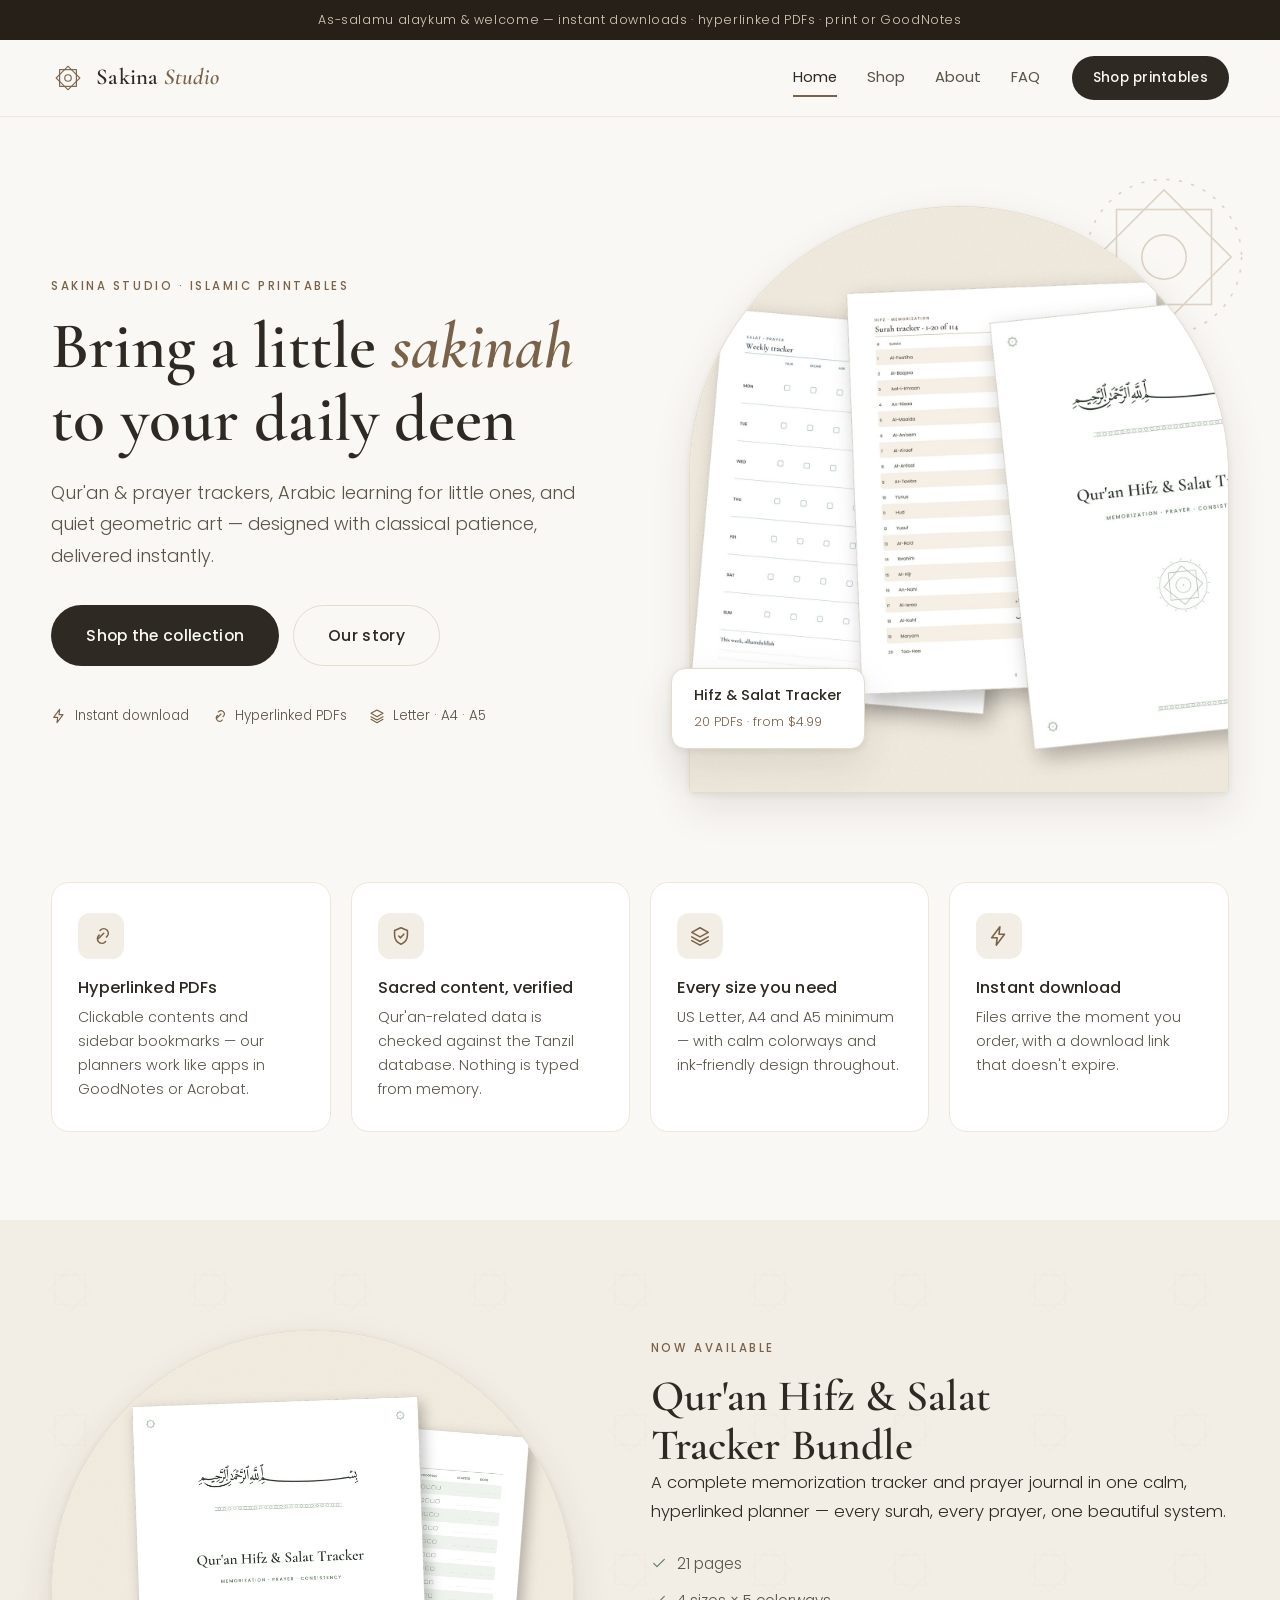
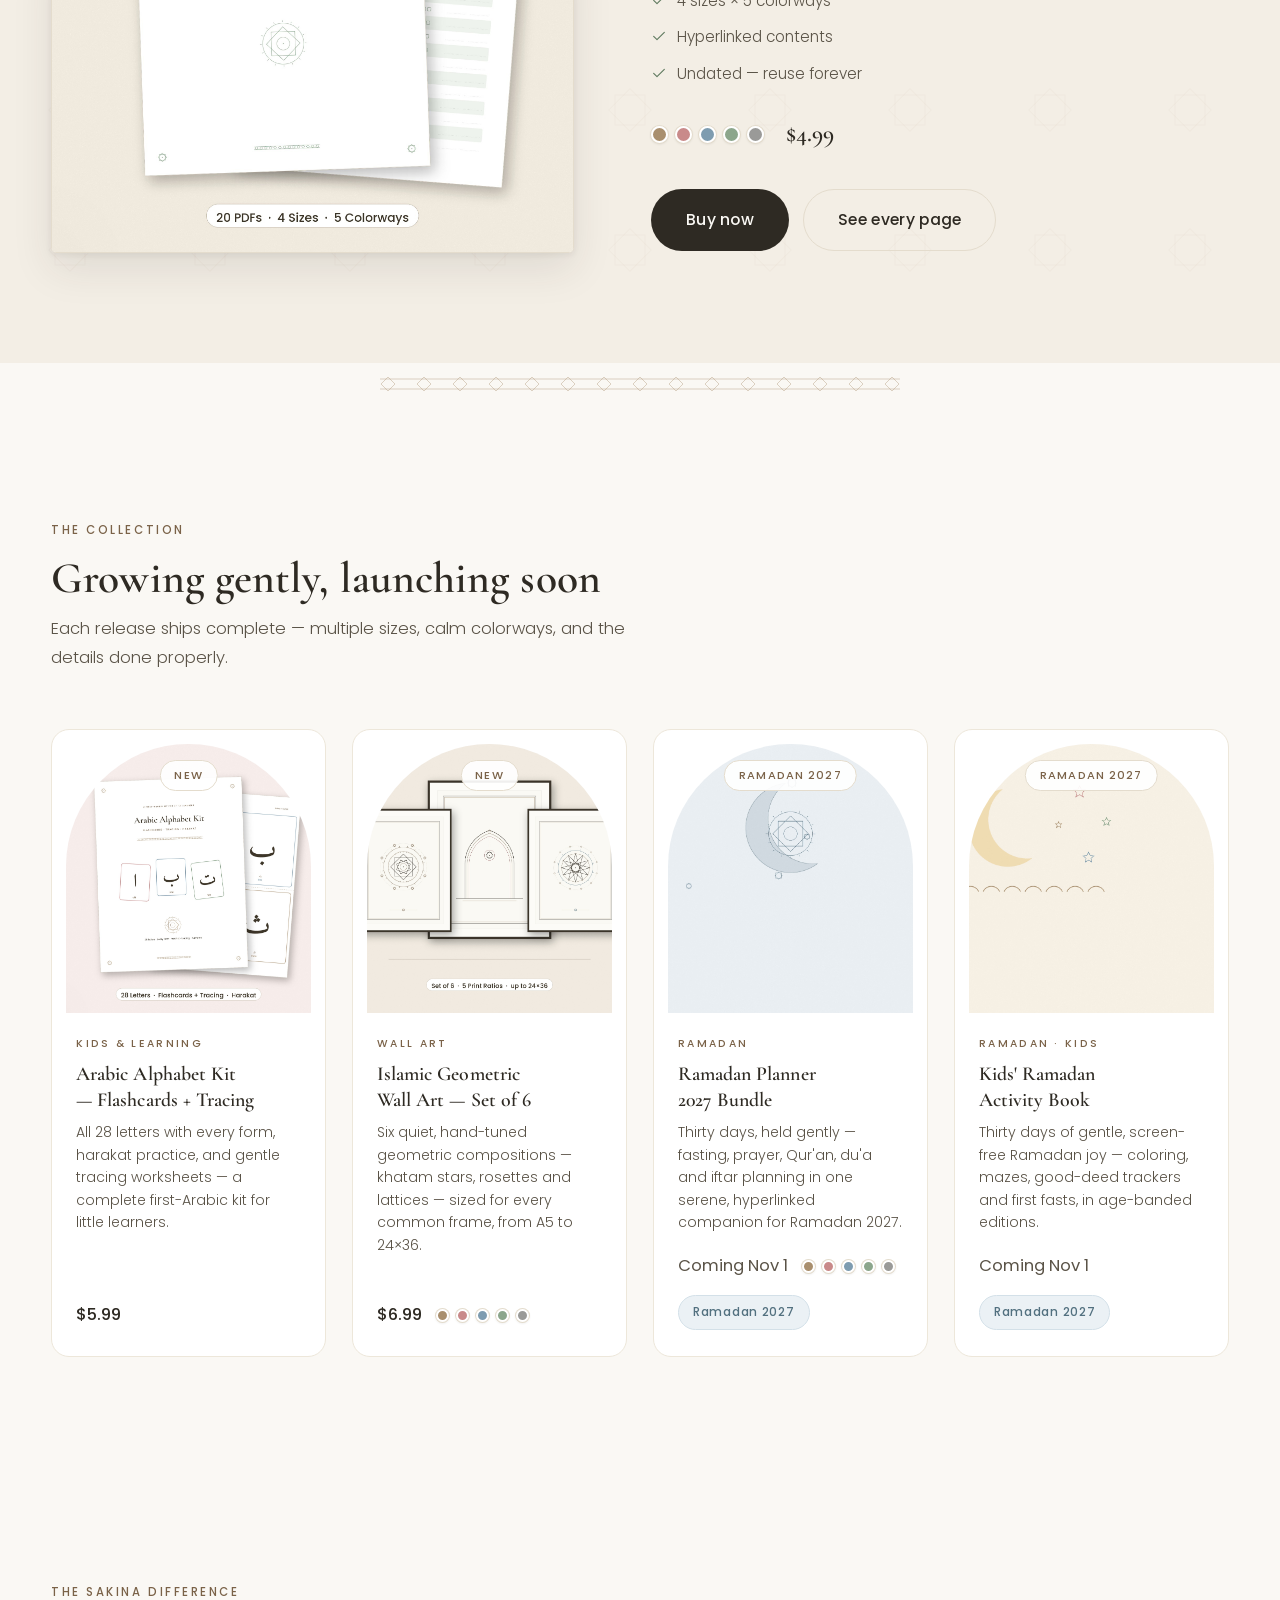
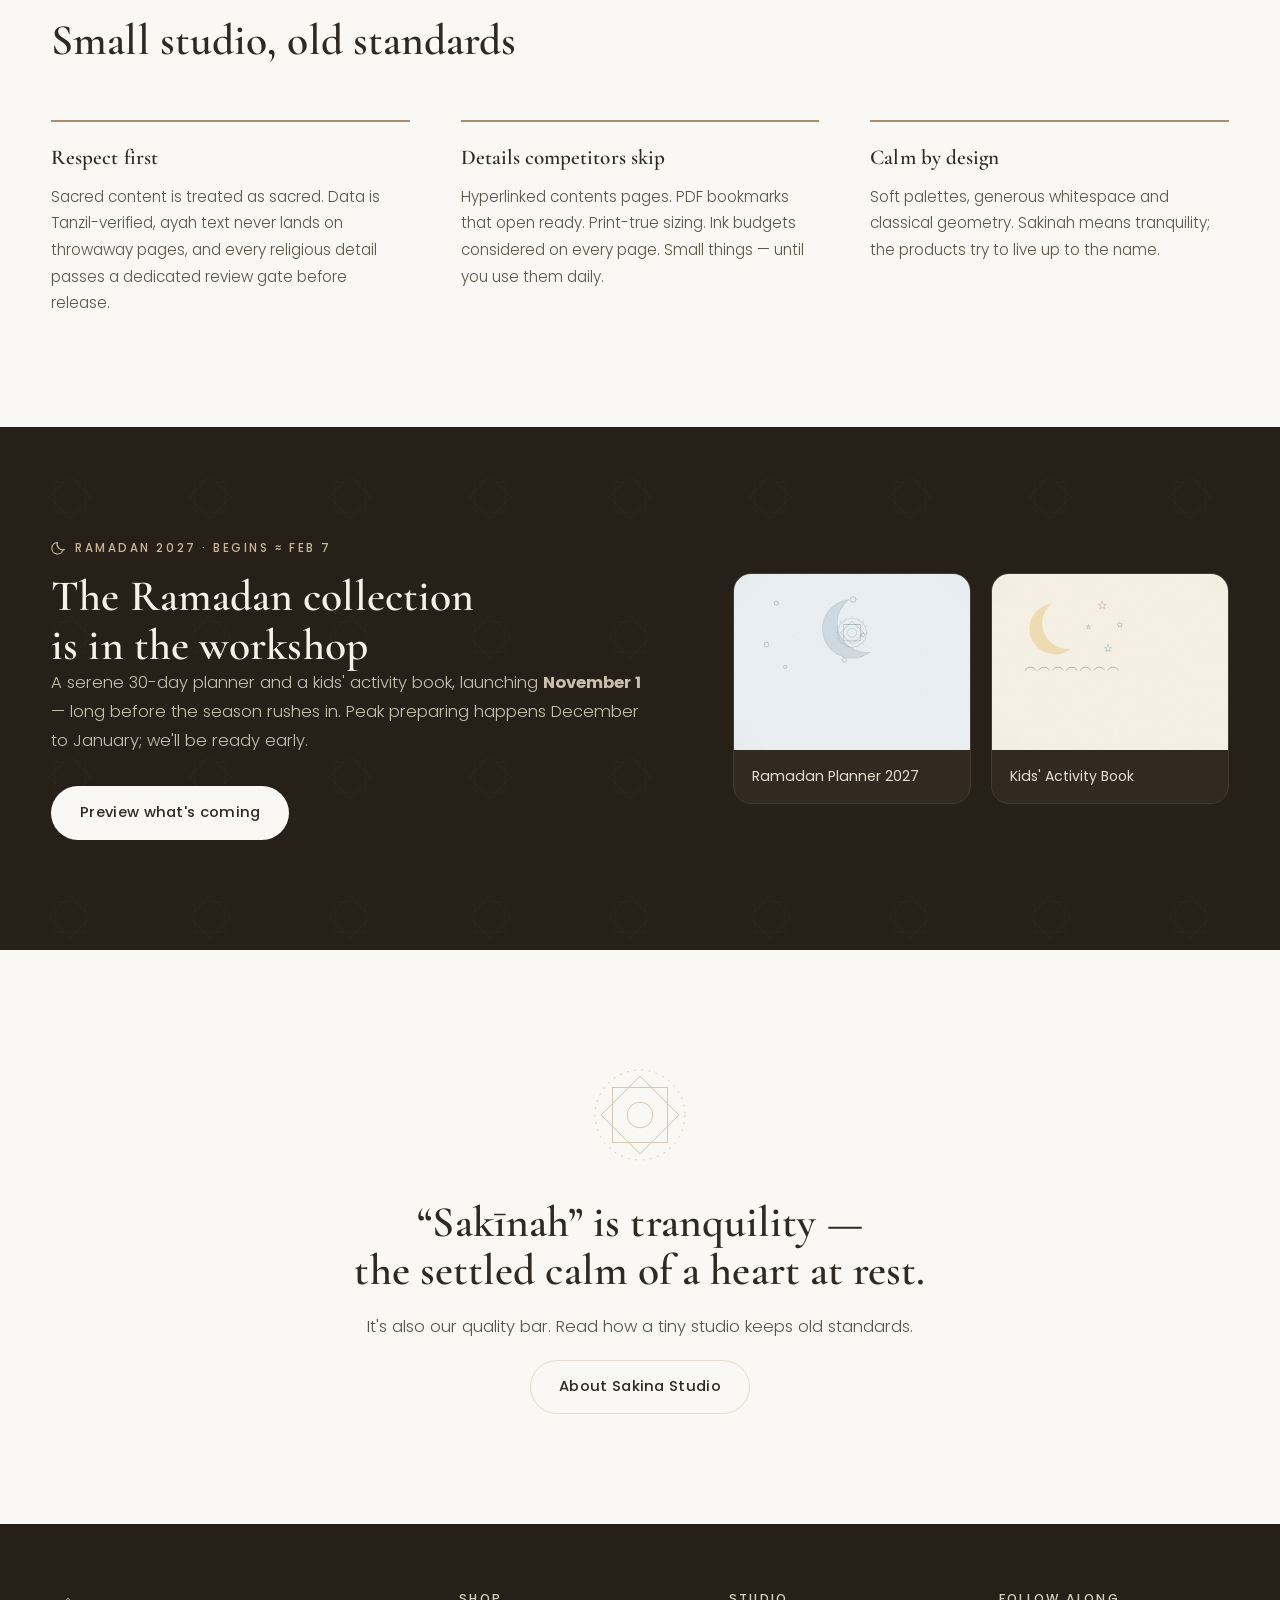
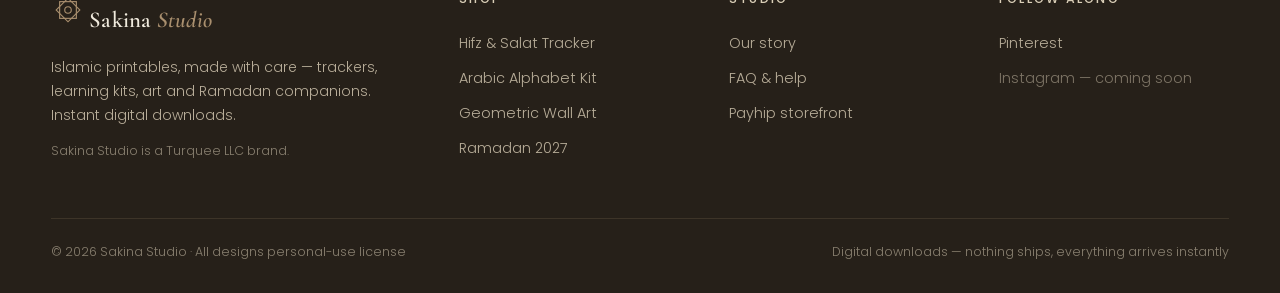
<file: index.html>
<!DOCTYPE html>
<html lang="en">
<head>
<meta charset="utf-8">
<meta name="viewport" content="width=device-width, initial-scale=1">
<title>Sakina Studio — Islamic Printables, Made with Care</title>
<meta name="description" content="Beautiful Islamic printables — Qur'an hifz & salat trackers, Arabic alphabet learning kits, and geometric wall art. Instant-download, hyperlinked PDFs in multiple sizes and calm colorways.">
<link rel="canonical" href="https://sakina.turquee.com/">
<meta name="theme-color" content="#FAF8F4">
<meta property="og:site_name" content="Sakina Studio">
<meta property="og:title" content="Sakina Studio — Islamic Printables, Made with Care">
<meta property="og:description" content="Beautiful Islamic printables — Qur'an hifz & salat trackers, Arabic alphabet learning kits, and geometric wall art. Instant-download, hyperlinked PDFs in multiple sizes and calm colorways.">
<meta property="og:url" content="https://sakina.turquee.com/">
<meta property="og:type" content="website">
<meta property="og:image" content="https://sakina.turquee.com/img/og_card.jpg">
<meta name="twitter:card" content="summary_large_image">
<link rel="icon" type="image/png" sizes="32x32" href="img/favicon-32.png">
<link rel="icon" type="image/png" sizes="64x64" href="img/favicon-64.png">
<link rel="apple-touch-icon" href="img/apple-touch-icon.png">
<link rel="preconnect" href="https://fonts.googleapis.com">
<link rel="preconnect" href="https://fonts.gstatic.com" crossorigin>
<link href="https://fonts.googleapis.com/css2?family=Cormorant+Garamond:ital,wght@0,500;0,600;1,500&family=Poppins:wght@300;400;500&display=swap" rel="stylesheet">
<link rel="stylesheet" href="css/main.css">

</head>
<body>
<a class="skip" href="#main">Skip to content</a>
<div class="announce">As-salamu alaykum & welcome — instant downloads · hyperlinked PDFs · print or GoodNotes</div>
<header class="site-header" id="top">
  <div class="container header-in">
    <a class="logo" href="index.html" aria-label="Sakina Studio — home">
      <svg class="logo-mark" viewBox="0 0 48 48" fill="none" stroke="currentColor" stroke-width="1.6" aria-hidden="true">
<rect x="12.2" y="12.2" width="23.6" height="23.6"/>
<rect x="12.2" y="12.2" width="23.6" height="23.6" transform="rotate(45 24 24)"/>
<circle cx="24" cy="24" r="4.6"/></svg>
      <span class="logo-text">Sakina <em>Studio</em></span>
    </a>
    <nav class="nav" aria-label="Main"><a href="index.html" class="active">Home</a><a href="shop.html">Shop</a><a href="about.html">About</a><a href="faq.html">FAQ</a></nav>
    <div class="header-cta">
      <a class="btn btn-sm btn-primary" href="shop.html">Shop printables</a>
    </div>
    <button class="nav-toggle" aria-expanded="false" aria-label="Menu">
      <span></span><span></span><span></span>
    </button>
  </div>
</header>
<main id="main">
<section class="hero">
  <div class="container hero-grid">
    <div class="hero-copy">
      <span class="kicker">Sakina Studio · Islamic printables</span>
      <h1>Bring a little <em>sakinah</em> to your daily deen</h1>
      <p class="lede">Qur'an &amp; prayer trackers, Arabic learning for little ones, and
      quiet geometric art — designed with classical patience, delivered instantly.</p>
      <div class="cta-row">
        <a class="btn btn-primary btn-lg" href="shop.html">Shop the collection</a>
        <a class="btn btn-ghost btn-lg" href="about.html">Our story</a>
      </div>
      <ul class="hero-chips">
        <li><svg class="icon icon-sm" viewBox="0 0 24 24" fill="none" stroke="currentColor" stroke-width="1.7" stroke-linecap="round" stroke-linejoin="round" aria-hidden="true"><path d="M13 2L4 14h6l-1 8 9-12h-6l1-8z"/></svg> Instant download</li>
        <li><svg class="icon icon-sm" viewBox="0 0 24 24" fill="none" stroke="currentColor" stroke-width="1.7" stroke-linecap="round" stroke-linejoin="round" aria-hidden="true"><path d="M9 15l6-6m-4-3l.5-.5a4.95 4.95 0 017 7L18 13m-8-2l-.5.5a4.95 4.95 0 007 7l.5-.5"/></svg> Hyperlinked PDFs</li>
        <li><svg class="icon icon-sm" viewBox="0 0 24 24" fill="none" stroke="currentColor" stroke-width="1.7" stroke-linecap="round" stroke-linejoin="round" aria-hidden="true"><path d="M12 3l9 5-9 5-9-5 9-5z"/><path d="M3 13l9 5 9-5"/><path d="M3 17l9 5 9-5"/></svg> Letter · A4 · A5</li>
      </ul>
    </div>
    <div class="hero-art reveal">
      <svg class="deco-khatam" viewBox="0 0 120 120" fill="none" stroke="currentColor" stroke-width="1" aria-hidden="true">
<rect x="30" y="30" width="60" height="60"/>
<rect x="30" y="30" width="60" height="60" transform="rotate(45 60 60)"/>
<circle cx="60" cy="60" r="14"/><circle cx="60" cy="60" r="49" stroke-dasharray="2 6"/></svg>
      <div class="arch arch-hero"><img src="img/hero_main.jpg"
        alt="Sakina Studio printable planner pages arranged on warm linen" ></div>
      <div class="float-card">
        <strong>Hifz &amp; Salat Tracker</strong>
        <span>20 PDFs · from $4.99</span>
      </div>
    </div>
  </div>
</section>

<section class="props">
  <div class="container props-grid"><div class="prop reveal">
  <span class="prop-icon"><svg class="icon" viewBox="0 0 24 24" fill="none" stroke="currentColor" stroke-width="1.7" stroke-linecap="round" stroke-linejoin="round" aria-hidden="true"><path d="M9 15l6-6m-4-3l.5-.5a4.95 4.95 0 017 7L18 13m-8-2l-.5.5a4.95 4.95 0 007 7l.5-.5"/></svg></span>
  <h3>Hyperlinked PDFs</h3><p>Clickable contents and sidebar bookmarks — our planners work like apps in GoodNotes or Acrobat.</p></div><div class="prop reveal">
  <span class="prop-icon"><svg class="icon" viewBox="0 0 24 24" fill="none" stroke="currentColor" stroke-width="1.7" stroke-linecap="round" stroke-linejoin="round" aria-hidden="true"><path d="M12 3l7 3v5c0 4.5-3 8.5-7 10-4-1.5-7-5.5-7-10V6l7-3z"/><path d="M9.5 12l2 2 3.5-4"/></svg></span>
  <h3>Sacred content, verified</h3><p>Qur'an-related data is checked against the Tanzil database. Nothing is typed from memory.</p></div><div class="prop reveal">
  <span class="prop-icon"><svg class="icon" viewBox="0 0 24 24" fill="none" stroke="currentColor" stroke-width="1.7" stroke-linecap="round" stroke-linejoin="round" aria-hidden="true"><path d="M12 3l9 5-9 5-9-5 9-5z"/><path d="M3 13l9 5 9-5"/><path d="M3 17l9 5 9-5"/></svg></span>
  <h3>Every size you need</h3><p>US Letter, A4 and A5 minimum — with calm colorways and ink-friendly design throughout.</p></div><div class="prop reveal">
  <span class="prop-icon"><svg class="icon" viewBox="0 0 24 24" fill="none" stroke="currentColor" stroke-width="1.7" stroke-linecap="round" stroke-linejoin="round" aria-hidden="true"><path d="M13 2L4 14h6l-1 8 9-12h-6l1-8z"/></svg></span>
  <h3>Instant download</h3><p>Files arrive the moment you order, with a download link that doesn't expire.</p></div></div>
</section>

<section class="featured">
  <div class="container featured-grid">
    <div class="featured-media reveal">
      <div class="arch"><img src="img/p1_1.jpg" alt="Qur'an Hifz &amp; Salat Tracker — hero flat-lay"></div>
    </div>
    <div class="featured-copy">
      <span class="kicker">Now available</span>
      <h2>Qur'an Hifz & Salat Tracker Bundle</h2>
      <p>A complete memorization tracker and prayer journal in one calm, hyperlinked planner — every surah, every prayer, one beautiful system.</p>
      <ul class="ticks">
        <li><svg class="icon icon-sm" viewBox="0 0 24 24" fill="none" stroke="currentColor" stroke-width="1.7" stroke-linecap="round" stroke-linejoin="round" aria-hidden="true"><path d="M4 12.5l5 5L20 6.5"/></svg> 21 pages</li><li><svg class="icon icon-sm" viewBox="0 0 24 24" fill="none" stroke="currentColor" stroke-width="1.7" stroke-linecap="round" stroke-linejoin="round" aria-hidden="true"><path d="M4 12.5l5 5L20 6.5"/></svg> 4 sizes × 5 colorways</li><li><svg class="icon icon-sm" viewBox="0 0 24 24" fill="none" stroke="currentColor" stroke-width="1.7" stroke-linecap="round" stroke-linejoin="round" aria-hidden="true"><path d="M4 12.5l5 5L20 6.5"/></svg> Hyperlinked contents</li><li><svg class="icon icon-sm" viewBox="0 0 24 24" fill="none" stroke="currentColor" stroke-width="1.7" stroke-linecap="round" stroke-linejoin="round" aria-hidden="true"><path d="M4 12.5l5 5L20 6.5"/></svg> Undated — reuse forever</li>
      </ul>
      <div class="featured-meta"><span class="dots" aria-label="Five colorways: sand, blush, dusty blue, sage, stone"><span class="dot" style="background:#A98F6E" title="Sand"></span><span class="dot" style="background:#C98A8A" title="Blush"></span><span class="dot" style="background:#7E9CB0" title="Dusty Blue"></span><span class="dot" style="background:#8CA68C" title="Sage"></span><span class="dot" style="background:#9A9A98" title="Stone"></span></span><span class="price price-lg">$4.99</span></div>
      <div class="cta-row">
        <a href="https://shop.turquee.com/buy?s=1&cart_links%5B%5D=gr8Vn&qty%5Bgr8Vn%5D=1" class="btn btn-primary btn-lg">Buy now</a>
        <a class="btn btn-ghost btn-lg" href="quran-hifz-salat-tracker.html">See every page</a>
      </div>
    </div>
  </div>
</section>

<div class="divider" role="presentation"></div>

<section class="collection">
  <div class="container">
    <div class="section-head">
      <span class="kicker">The collection</span>
      <h2>Growing gently, launching soon</h2>
      <p>Each release ships complete — multiple sizes, calm colorways, and the details done properly.</p>
    </div>
    <div class="grid grid-4">
<a class="card reveal" href="arabic-alphabet-flashcards-tracing.html" data-cat="kids">
  <div class="card-media arch">
    <img src="img/p2_hero.jpg" alt="Arabic Alphabet Kit — Flashcards + Tracing — preview" loading="lazy">
    <span class="card-badge">New</span>
  </div>
  <div class="card-body">
    <span class="kicker">Kids & Learning</span>
    <h3>Arabic Alphabet Kit — Flashcards + Tracing</h3>
    <p class="card-short">All 28 letters with every form, harakat practice, and gentle tracing worksheets — a complete first-Arabic kit for little learners.</p>
    <div class="card-meta"><span class="price">$5.99</span></div>
  </div>
</a>
<a class="card reveal" href="islamic-geometric-wall-art.html" data-cat="art">
  <div class="card-media arch">
    <img src="img/p3_hero.jpg" alt="Islamic Geometric Wall Art — Set of 6 — preview" loading="lazy">
    <span class="card-badge">New</span>
  </div>
  <div class="card-body">
    <span class="kicker">Wall Art</span>
    <h3>Islamic Geometric Wall Art — Set of 6</h3>
    <p class="card-short">Six quiet, hand-tuned geometric compositions — khatam stars, rosettes and lattices — sized for every common frame, from A5 to 24×36.</p>
    <div class="card-meta"><span class="price">$6.99</span><span class="dots dots-sm" aria-label="Five colorways: sand, blush, dusty blue, sage, stone"><span class="dot" style="background:#A98F6E" title="Sand"></span><span class="dot" style="background:#C98A8A" title="Blush"></span><span class="dot" style="background:#7E9CB0" title="Dusty Blue"></span><span class="dot" style="background:#8CA68C" title="Sage"></span><span class="dot" style="background:#9A9A98" title="Stone"></span></span></div>
  </div>
</a>
<a class="card reveal" href="ramadan-planner-2027.html" data-cat="ramadan">
  <div class="card-media arch">
    <img src="img/p4_hero.jpg" alt="Ramadan Planner 2027 Bundle — preview" loading="lazy">
    <span class="card-badge">Ramadan 2027</span>
  </div>
  <div class="card-body">
    <span class="kicker">Ramadan</span>
    <h3>Ramadan Planner 2027 Bundle</h3>
    <p class="card-short">Thirty days, held gently — fasting, prayer, Qur'an, du'a and iftar planning in one serene, hyperlinked companion for Ramadan 2027.</p>
    <div class="card-meta"><span class="price price-muted">Coming Nov 1</span><span class="dots dots-sm" aria-label="Five colorways: sand, blush, dusty blue, sage, stone"><span class="dot" style="background:#A98F6E" title="Sand"></span><span class="dot" style="background:#C98A8A" title="Blush"></span><span class="dot" style="background:#7E9CB0" title="Dusty Blue"></span><span class="dot" style="background:#8CA68C" title="Sage"></span><span class="dot" style="background:#9A9A98" title="Stone"></span></span><span class="pill pill-coming">Ramadan 2027</span></div>
  </div>
</a>
<a class="card reveal" href="kids-ramadan-activity-book.html" data-cat="ramadan">
  <div class="card-media arch">
    <img src="img/p5_hero.jpg" alt="Kids' Ramadan Activity Book — preview" loading="lazy">
    <span class="card-badge">Ramadan 2027</span>
  </div>
  <div class="card-body">
    <span class="kicker">Ramadan · Kids</span>
    <h3>Kids' Ramadan Activity Book</h3>
    <p class="card-short">Thirty days of gentle, screen-free Ramadan joy — coloring, mazes, good-deed trackers and first fasts, in age-banded editions.</p>
    <div class="card-meta"><span class="price price-muted">Coming Nov 1</span><span class="pill pill-coming">Ramadan 2027</span></div>
  </div>
</a></div>
  </div>
</section>

<section class="difference">
  <div class="container">
    <div class="section-head">
      <span class="kicker">The Sakina difference</span>
      <h2>Small studio, old standards</h2>
    </div>
    <div class="diff-grid"><div class="diff-col reveal"><h3>Respect first</h3><p>Sacred content is treated as sacred. Data is Tanzil-verified, ayah text never lands on throwaway pages, and every religious detail passes a dedicated review gate before release.</p></div><div class="diff-col reveal"><h3>Details competitors skip</h3><p>Hyperlinked contents pages. PDF bookmarks that open ready. Print-true sizing. Ink budgets considered on every page. Small things — until you use them daily.</p></div><div class="diff-col reveal"><h3>Calm by design</h3><p>Soft palettes, generous whitespace and classical geometry. Sakinah means tranquility; the products try to live up to the name.</p></div></div>
  </div>
</section>

<section class="ramadan-band" id="ramadan">
  <div class="container ramadan-in">
    <div class="ramadan-copy">
      <span class="kicker kicker-light"><svg class="icon icon-sm" viewBox="0 0 24 24" fill="none" stroke="currentColor" stroke-width="1.7" stroke-linecap="round" stroke-linejoin="round" aria-hidden="true"><path d="M20 14.5A8.5 8.5 0 019.5 4a8.5 8.5 0 108.5 10.5z"/></svg> Ramadan 2027 · begins ≈ Feb 7</span>
      <h2>The Ramadan collection is in the workshop</h2>
      <p>A serene 30-day planner and a kids' activity book, launching <strong>November 1</strong> —
      long before the season rushes in. Peak preparing happens December to January; we'll be ready early.</p>
      <a class="btn btn-light" href="ramadan-planner-2027.html">Preview what's coming</a>
    </div>
    <div class="ramadan-cards">
      <a href="ramadan-planner-2027.html" class="mini-card">
        <img src="img/p4_hero.jpg" alt="Ramadan Planner 2027 — coming soon" loading="lazy">
        <span>Ramadan Planner 2027</span></a>
      <a href="kids-ramadan-activity-book.html" class="mini-card">
        <img src="img/p5_hero.jpg" alt="Kids' Ramadan activity book — coming soon" loading="lazy">
        <span>Kids' Activity Book</span></a>
    </div>
  </div>
</section>

<section class="about-teaser">
  <div class="container about-teaser-in">
    <div class="reveal"><svg class="deco-khatam" viewBox="0 0 120 120" fill="none" stroke="currentColor" stroke-width="1" aria-hidden="true">
<rect x="30" y="30" width="60" height="60"/>
<rect x="30" y="30" width="60" height="60" transform="rotate(45 60 60)"/>
<circle cx="60" cy="60" r="14"/><circle cx="60" cy="60" r="49" stroke-dasharray="2 6"/></svg></div>
    <h2>“Sakīnah” is tranquility —<br>the settled calm of a heart at rest.</h2>
    <p>It's also our quality bar. Read how a tiny studio keeps old standards.</p>
    <a class="btn btn-ghost" href="about.html">About Sakina Studio</a>
  </div>
</section></main>
<footer class="site-footer">
  <div class="container">
    <div class="footer-grid">
      <div class="footer-brand">
        <a class="logo logo-light" href="index.html"><svg class="logo-mark" viewBox="0 0 48 48" fill="none" stroke="currentColor" stroke-width="1.6" aria-hidden="true">
<rect x="12.2" y="12.2" width="23.6" height="23.6"/>
<rect x="12.2" y="12.2" width="23.6" height="23.6" transform="rotate(45 24 24)"/>
<circle cx="24" cy="24" r="4.6"/></svg>
          <span class="logo-text">Sakina <em>Studio</em></span></a>
        <p>Islamic printables, made with care — trackers, learning kits, art and Ramadan companions. Instant digital downloads.</p>
        <p class="footer-fine">Sakina Studio is a Turquee LLC brand.</p>
      </div>
      <div>
        <h4>Shop</h4>
        <a href="quran-hifz-salat-tracker.html">Hifz &amp; Salat Tracker</a>
        <a href="arabic-alphabet-flashcards-tracing.html">Arabic Alphabet Kit</a>
        <a href="islamic-geometric-wall-art.html">Geometric Wall Art</a>
        <a href="shop.html#ramadan">Ramadan 2027</a>
      </div>
      <div>
        <h4>Studio</h4>
        <a href="about.html">Our story</a>
        <a href="faq.html">FAQ &amp; help</a>
        <a href="https://shop.turquee.com" rel="noopener">Payhip storefront</a>
      </div>
      <div>
        <h4>Follow along</h4>
        <a href="https://www.pinterest.com/TheSakinaStudio/" rel="noopener">Pinterest</a>
        <span class="soon">Instagram — coming soon</span>
      </div>
    </div>
    <div class="footer-bar">
      <span>© 2026 Sakina Studio · All designs personal-use license</span>
      <span>Digital downloads — nothing ships, everything arrives instantly</span>
    </div>
  </div>
</footer>
<script src="js/main.js"></script>
</body>
</html>
</file>
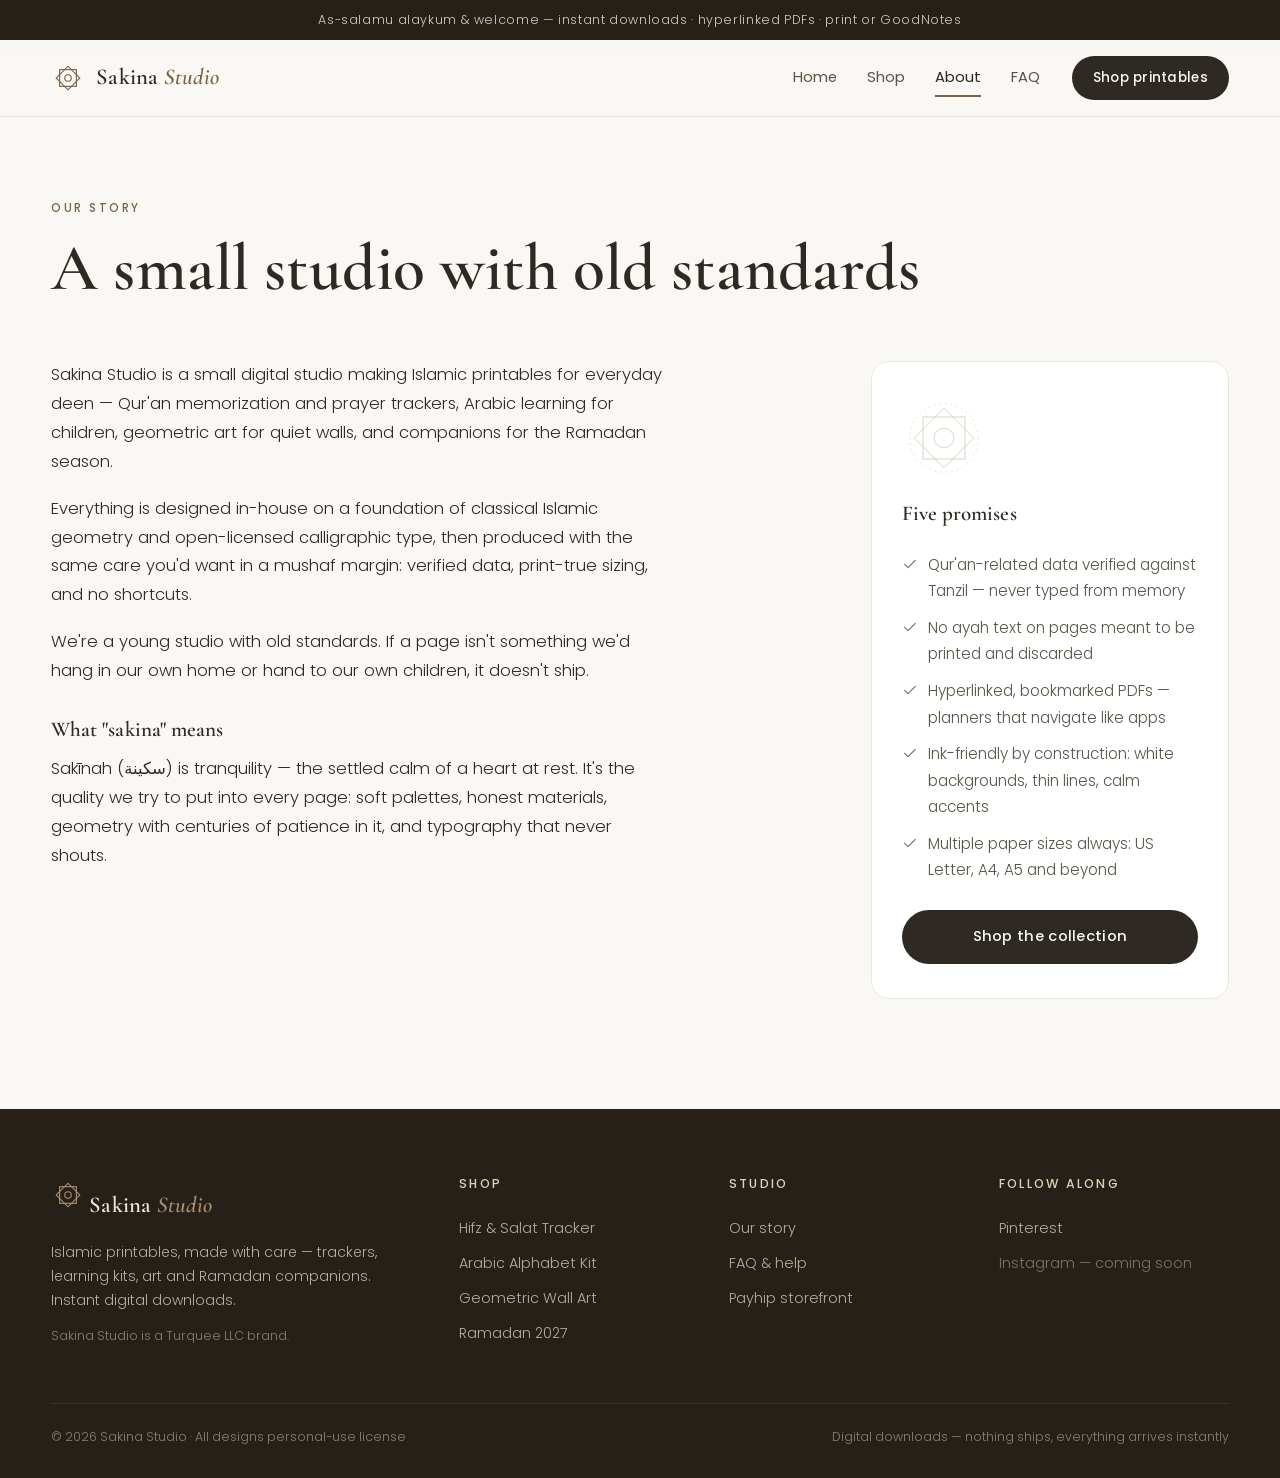
<file: about.html>
<!DOCTYPE html>
<html lang="en">
<head>
<meta charset="utf-8">
<meta name="viewport" content="width=device-width, initial-scale=1">
<title>About — Sakina Studio</title>
<meta name="description" content="The story and standards behind Sakina Studio: Tanzil-verified sacred content, hyperlinked PDFs, and calm, classical design.">
<link rel="canonical" href="https://sakina.turquee.com/about.html">
<meta name="theme-color" content="#FAF8F4">
<meta property="og:site_name" content="Sakina Studio">
<meta property="og:title" content="About — Sakina Studio">
<meta property="og:description" content="The story and standards behind Sakina Studio: Tanzil-verified sacred content, hyperlinked PDFs, and calm, classical design.">
<meta property="og:url" content="https://sakina.turquee.com/about.html">
<meta property="og:type" content="website">
<meta property="og:image" content="https://sakina.turquee.com/img/og_card.jpg">
<meta name="twitter:card" content="summary_large_image">
<link rel="icon" type="image/png" sizes="32x32" href="img/favicon-32.png">
<link rel="icon" type="image/png" sizes="64x64" href="img/favicon-64.png">
<link rel="apple-touch-icon" href="img/apple-touch-icon.png">
<link rel="preconnect" href="https://fonts.googleapis.com">
<link rel="preconnect" href="https://fonts.gstatic.com" crossorigin>
<link href="https://fonts.googleapis.com/css2?family=Cormorant+Garamond:ital,wght@0,500;0,600;1,500&family=Poppins:wght@300;400;500&display=swap" rel="stylesheet">
<link rel="stylesheet" href="css/main.css">

</head>
<body>
<a class="skip" href="#main">Skip to content</a>
<div class="announce">As-salamu alaykum & welcome — instant downloads · hyperlinked PDFs · print or GoodNotes</div>
<header class="site-header" id="top">
  <div class="container header-in">
    <a class="logo" href="index.html" aria-label="Sakina Studio — home">
      <svg class="logo-mark" viewBox="0 0 48 48" fill="none" stroke="currentColor" stroke-width="1.6" aria-hidden="true">
<rect x="12.2" y="12.2" width="23.6" height="23.6"/>
<rect x="12.2" y="12.2" width="23.6" height="23.6" transform="rotate(45 24 24)"/>
<circle cx="24" cy="24" r="4.6"/></svg>
      <span class="logo-text">Sakina <em>Studio</em></span>
    </a>
    <nav class="nav" aria-label="Main"><a href="index.html">Home</a><a href="shop.html">Shop</a><a href="about.html" class="active">About</a><a href="faq.html">FAQ</a></nav>
    <div class="header-cta">
      <a class="btn btn-sm btn-primary" href="shop.html">Shop printables</a>
    </div>
    <button class="nav-toggle" aria-expanded="false" aria-label="Menu">
      <span></span><span></span><span></span>
    </button>
  </div>
</header>
<main id="main">
<section class="page-head">
  <div class="container">
    <span class="kicker">Our story</span>
    <h1>A small studio with old standards</h1>
  </div>
</section>
<section class="about">
  <div class="container about-grid">
    <div class="about-story"><p>Sakina Studio is a small digital studio making Islamic printables for everyday deen — Qur'an memorization and prayer trackers, Arabic learning for children, geometric art for quiet walls, and companions for the Ramadan season.</p><p>Everything is designed in-house on a foundation of classical Islamic geometry and open-licensed calligraphic type, then produced with the same care you'd want in a mushaf margin: verified data, print-true sizing, and no shortcuts.</p><p>We're a young studio with old standards. If a page isn't something we'd hang in our own home or hand to our own children, it doesn't ship.</p>
      <h3>What "sakina" means</h3>
      <p>Sakīnah (سكينة) is tranquility — the settled calm of a heart at rest. It's the quality we try to put into every page: soft palettes, honest materials, geometry with centuries of patience in it, and typography that never shouts.</p>
    </div>
    <aside class="about-side">
      <svg class="deco-khatam" viewBox="0 0 120 120" fill="none" stroke="currentColor" stroke-width="1" aria-hidden="true">
<rect x="30" y="30" width="60" height="60"/>
<rect x="30" y="30" width="60" height="60" transform="rotate(45 60 60)"/>
<circle cx="60" cy="60" r="14"/><circle cx="60" cy="60" r="49" stroke-dasharray="2 6"/></svg>
      <h3>Five promises</h3>
      <ul class="ticks"><li><svg class="icon icon-sm" viewBox="0 0 24 24" fill="none" stroke="currentColor" stroke-width="1.7" stroke-linecap="round" stroke-linejoin="round" aria-hidden="true"><path d="M4 12.5l5 5L20 6.5"/></svg> Qur'an-related data verified against Tanzil — never typed from memory</li><li><svg class="icon icon-sm" viewBox="0 0 24 24" fill="none" stroke="currentColor" stroke-width="1.7" stroke-linecap="round" stroke-linejoin="round" aria-hidden="true"><path d="M4 12.5l5 5L20 6.5"/></svg> No ayah text on pages meant to be printed and discarded</li><li><svg class="icon icon-sm" viewBox="0 0 24 24" fill="none" stroke="currentColor" stroke-width="1.7" stroke-linecap="round" stroke-linejoin="round" aria-hidden="true"><path d="M4 12.5l5 5L20 6.5"/></svg> Hyperlinked, bookmarked PDFs — planners that navigate like apps</li><li><svg class="icon icon-sm" viewBox="0 0 24 24" fill="none" stroke="currentColor" stroke-width="1.7" stroke-linecap="round" stroke-linejoin="round" aria-hidden="true"><path d="M4 12.5l5 5L20 6.5"/></svg> Ink-friendly by construction: white backgrounds, thin lines, calm accents</li><li><svg class="icon icon-sm" viewBox="0 0 24 24" fill="none" stroke="currentColor" stroke-width="1.7" stroke-linecap="round" stroke-linejoin="round" aria-hidden="true"><path d="M4 12.5l5 5L20 6.5"/></svg> Multiple paper sizes always: US Letter, A4, A5 and beyond</li></ul>
      <a class="btn btn-primary" href="shop.html">Shop the collection</a>
    </aside>
  </div>
</section></main>
<footer class="site-footer">
  <div class="container">
    <div class="footer-grid">
      <div class="footer-brand">
        <a class="logo logo-light" href="index.html"><svg class="logo-mark" viewBox="0 0 48 48" fill="none" stroke="currentColor" stroke-width="1.6" aria-hidden="true">
<rect x="12.2" y="12.2" width="23.6" height="23.6"/>
<rect x="12.2" y="12.2" width="23.6" height="23.6" transform="rotate(45 24 24)"/>
<circle cx="24" cy="24" r="4.6"/></svg>
          <span class="logo-text">Sakina <em>Studio</em></span></a>
        <p>Islamic printables, made with care — trackers, learning kits, art and Ramadan companions. Instant digital downloads.</p>
        <p class="footer-fine">Sakina Studio is a Turquee LLC brand.</p>
      </div>
      <div>
        <h4>Shop</h4>
        <a href="quran-hifz-salat-tracker.html">Hifz &amp; Salat Tracker</a>
        <a href="arabic-alphabet-flashcards-tracing.html">Arabic Alphabet Kit</a>
        <a href="islamic-geometric-wall-art.html">Geometric Wall Art</a>
        <a href="shop.html#ramadan">Ramadan 2027</a>
      </div>
      <div>
        <h4>Studio</h4>
        <a href="about.html">Our story</a>
        <a href="faq.html">FAQ &amp; help</a>
        <a href="https://shop.turquee.com" rel="noopener">Payhip storefront</a>
      </div>
      <div>
        <h4>Follow along</h4>
        <a href="https://www.pinterest.com/TheSakinaStudio/" rel="noopener">Pinterest</a>
        <span class="soon">Instagram — coming soon</span>
      </div>
    </div>
    <div class="footer-bar">
      <span>© 2026 Sakina Studio · All designs personal-use license</span>
      <span>Digital downloads — nothing ships, everything arrives instantly</span>
    </div>
  </div>
</footer>
<script src="js/main.js"></script>
</body>
</html>
</file>
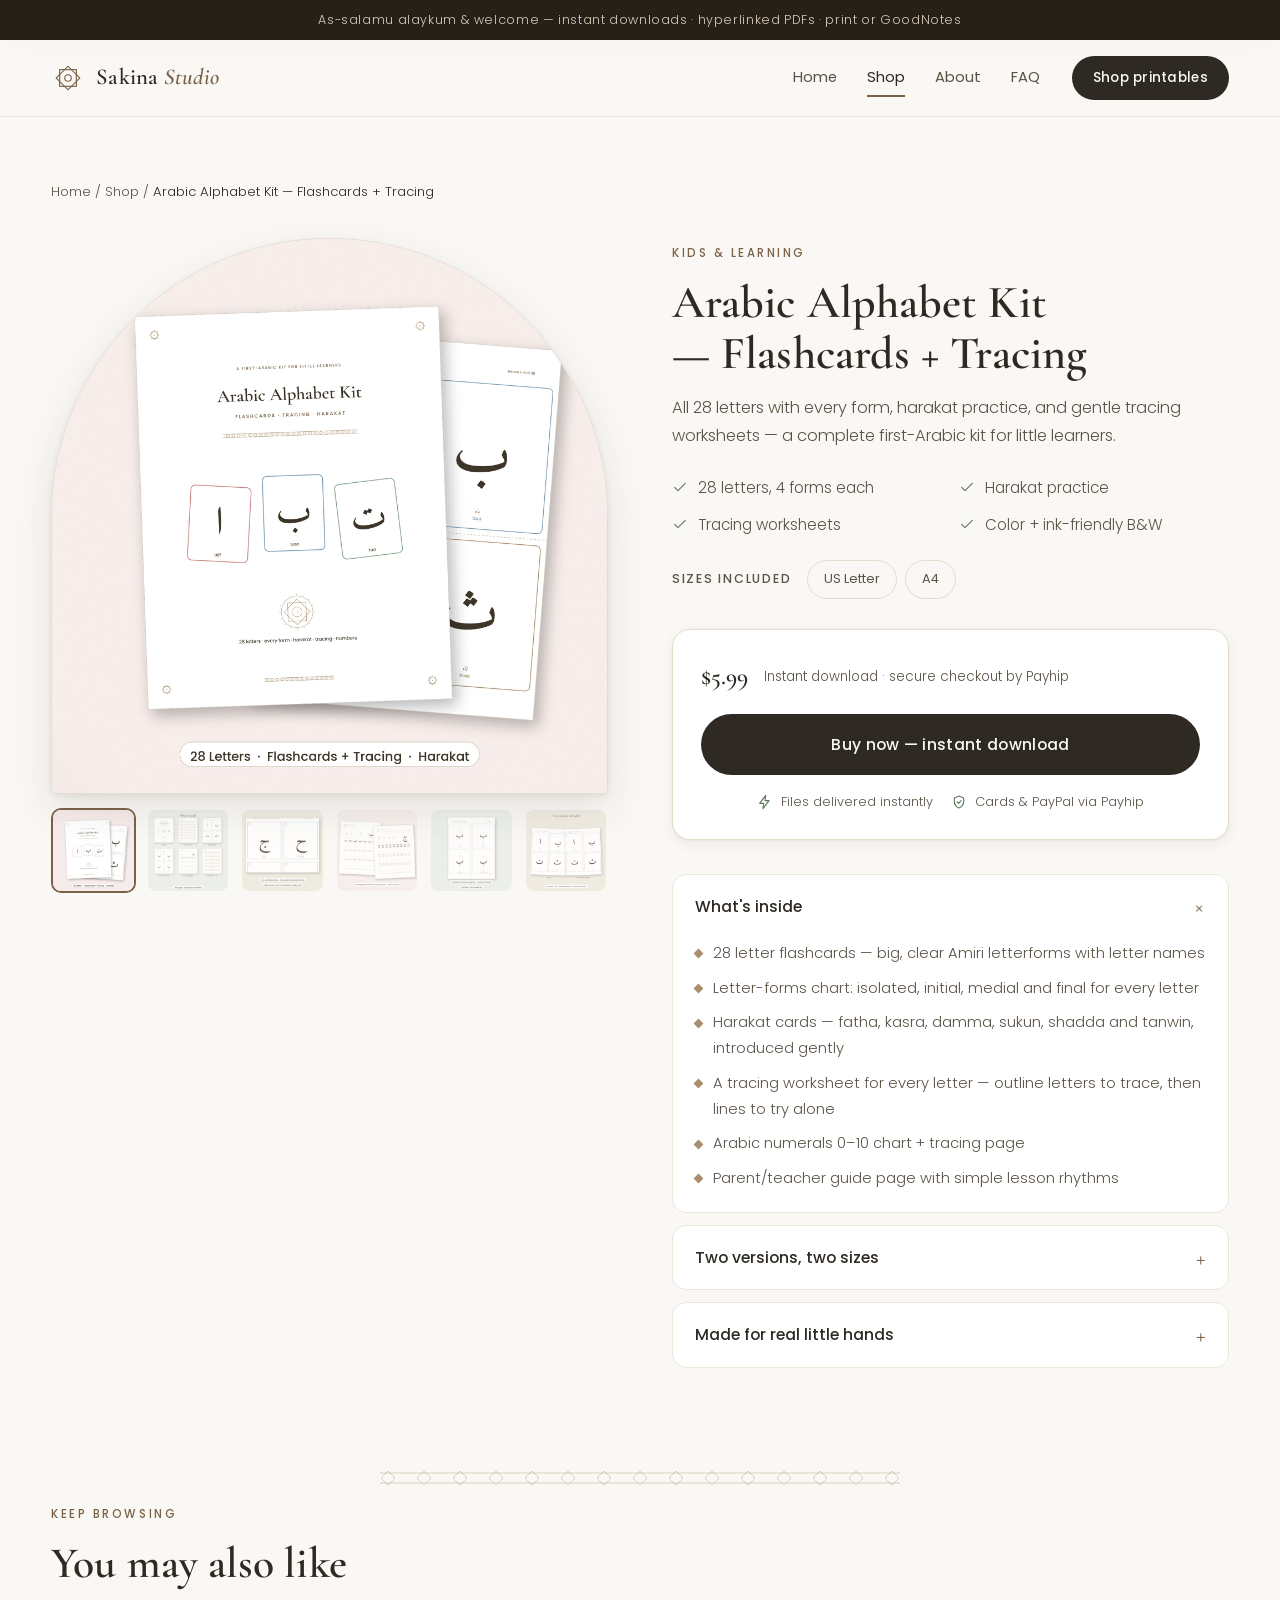
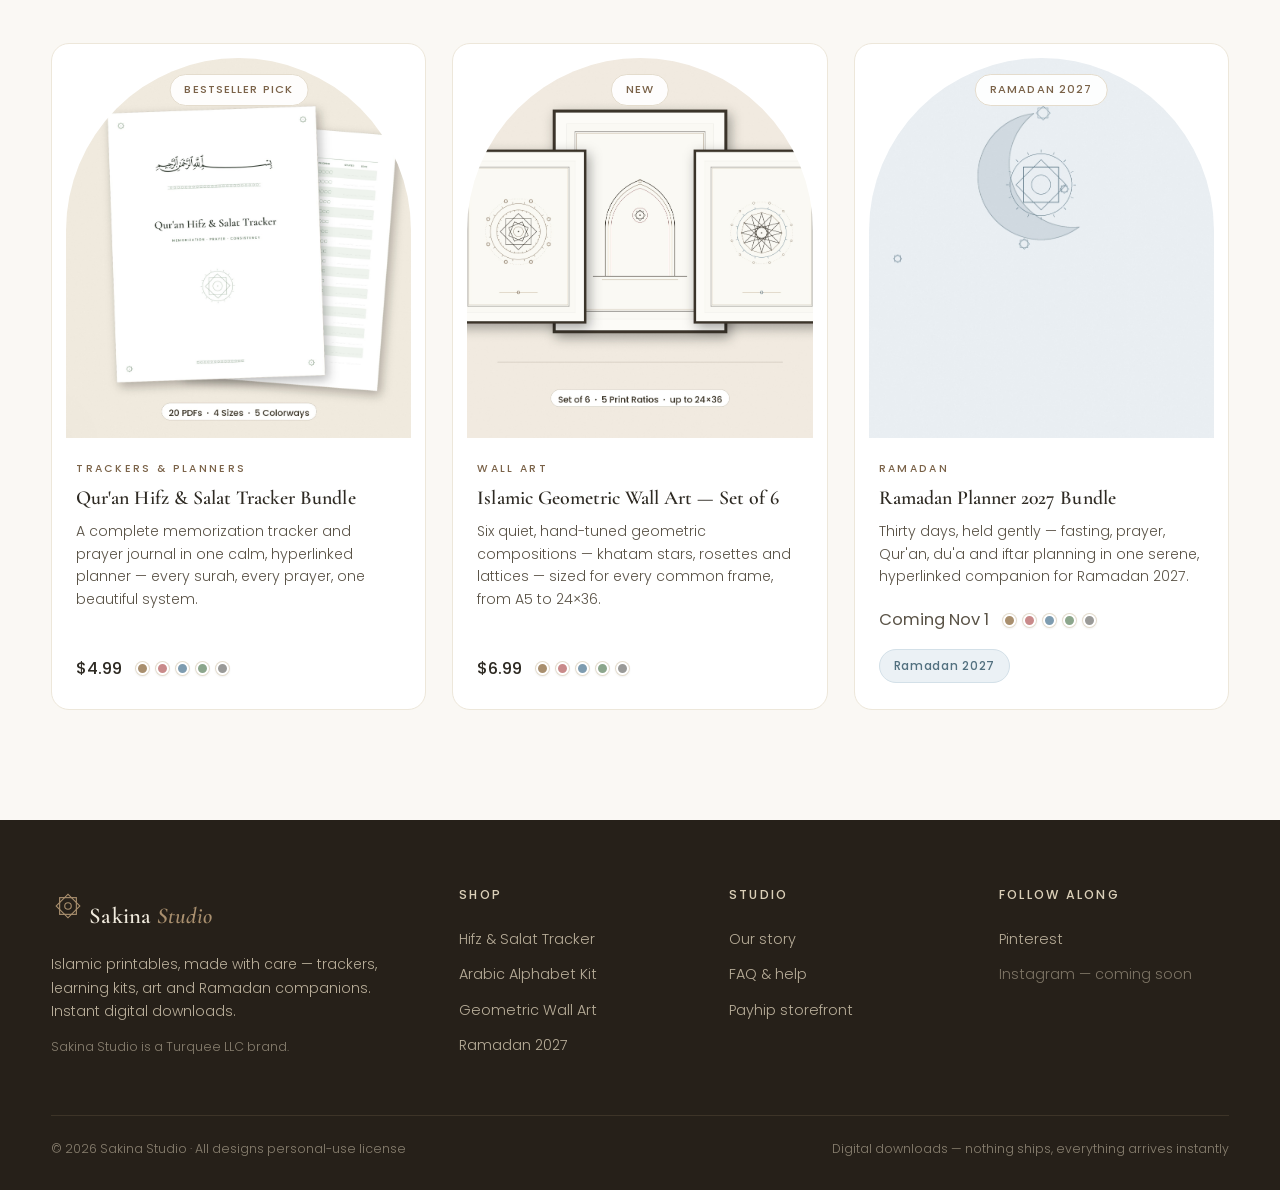
<file: arabic-alphabet-flashcards-tracing.html>
<!DOCTYPE html>
<html lang="en">
<head>
<meta charset="utf-8">
<meta name="viewport" content="width=device-width, initial-scale=1">
<title>Arabic Alphabet Kit — Flashcards + Tracing — Sakina Studio</title>
<meta name="description" content="Printable Arabic alphabet flashcards with tracing worksheets — all 28 letters, isolated/initial/medial/final forms, harakat, Arabic numbers. Color + ink-friendly B&W. Instant download.">
<link rel="canonical" href="https://sakina.turquee.com/arabic-alphabet-flashcards-tracing.html">
<meta name="theme-color" content="#FAF8F4">
<meta property="og:site_name" content="Sakina Studio">
<meta property="og:title" content="Arabic Alphabet Kit — Flashcards + Tracing — Sakina Studio">
<meta property="og:description" content="Printable Arabic alphabet flashcards with tracing worksheets — all 28 letters, isolated/initial/medial/final forms, harakat, Arabic numbers. Color + ink-friendly B&W. Instant download.">
<meta property="og:url" content="https://sakina.turquee.com/arabic-alphabet-flashcards-tracing.html">
<meta property="og:type" content="website">
<meta property="og:image" content="https://sakina.turquee.com/img/p2_hero.jpg">
<meta name="twitter:card" content="summary_large_image">
<link rel="icon" type="image/png" sizes="32x32" href="img/favicon-32.png">
<link rel="icon" type="image/png" sizes="64x64" href="img/favicon-64.png">
<link rel="apple-touch-icon" href="img/apple-touch-icon.png">
<link rel="preconnect" href="https://fonts.googleapis.com">
<link rel="preconnect" href="https://fonts.gstatic.com" crossorigin>
<link href="https://fonts.googleapis.com/css2?family=Cormorant+Garamond:ital,wght@0,500;0,600;1,500&family=Poppins:wght@300;400;500&display=swap" rel="stylesheet">
<link rel="stylesheet" href="css/main.css">
<script type="application/ld+json">{"@context": "https://schema.org", "@type": "Product", "name": "Arabic Alphabet Kit \u2014 Flashcards + Tracing", "description": "Printable Arabic alphabet flashcards with tracing worksheets \u2014 all 28 letters, isolated/initial/medial/final forms, harakat, Arabic numbers. Color + ink-friendly B&W. Instant download.", "image": "https://sakina.turquee.com/img/p2_hero.jpg", "brand": {"@type": "Brand", "name": "Sakina Studio"}, "offers": {"@type": "Offer", "price": "5.99", "priceCurrency": "USD", "availability": "https://schema.org/InStock", "url": "https://shop.turquee.com/b/CH8tR"}}</script>
</head>
<body>
<a class="skip" href="#main">Skip to content</a>
<div class="announce">As-salamu alaykum & welcome — instant downloads · hyperlinked PDFs · print or GoodNotes</div>
<header class="site-header" id="top">
  <div class="container header-in">
    <a class="logo" href="index.html" aria-label="Sakina Studio — home">
      <svg class="logo-mark" viewBox="0 0 48 48" fill="none" stroke="currentColor" stroke-width="1.6" aria-hidden="true">
<rect x="12.2" y="12.2" width="23.6" height="23.6"/>
<rect x="12.2" y="12.2" width="23.6" height="23.6" transform="rotate(45 24 24)"/>
<circle cx="24" cy="24" r="4.6"/></svg>
      <span class="logo-text">Sakina <em>Studio</em></span>
    </a>
    <nav class="nav" aria-label="Main"><a href="index.html">Home</a><a href="shop.html" class="active">Shop</a><a href="about.html">About</a><a href="faq.html">FAQ</a></nav>
    <div class="header-cta">
      <a class="btn btn-sm btn-primary" href="shop.html">Shop printables</a>
    </div>
    <button class="nav-toggle" aria-expanded="false" aria-label="Menu">
      <span></span><span></span><span></span>
    </button>
  </div>
</header>
<main id="main">
<section class="product">
  <div class="container">
    <nav class="crumbs" aria-label="Breadcrumb">
      <a href="index.html">Home</a> / <a href="shop.html">Shop</a> / <span>Arabic Alphabet Kit — Flashcards + Tracing</span>
    </nav>
    <div class="product-grid">
      <div class="gallery">
        <div class="arch arch-product"><img id="gallery-main" src="img/p2_1.jpg"
          alt="Arabic Alphabet Kit — Flashcards + Tracing — product preview"></div>
        <div class="thumbs"><button class="thumb active" data-src="img/p2_1.jpg" aria-label="View image 1"><img src="img/p2_1.jpg" alt="" loading="lazy"></button><button class="thumb" data-src="img/p2_2.jpg" aria-label="View image 2"><img src="img/p2_2.jpg" alt="" loading="lazy"></button><button class="thumb" data-src="img/p2_3.jpg" aria-label="View image 3"><img src="img/p2_3.jpg" alt="" loading="lazy"></button><button class="thumb" data-src="img/p2_4.jpg" aria-label="View image 4"><img src="img/p2_4.jpg" alt="" loading="lazy"></button><button class="thumb" data-src="img/p2_5.jpg" aria-label="View image 5"><img src="img/p2_5.jpg" alt="" loading="lazy"></button><button class="thumb" data-src="img/p2_6.jpg" aria-label="View image 6"><img src="img/p2_6.jpg" alt="" loading="lazy"></button></div>
      </div>
      <div class="product-info">
        <span class="kicker">Kids & Learning</span>
        <h1>Arabic Alphabet Kit — Flashcards + Tracing</h1>
        <p class="lede">All 28 letters with every form, harakat practice, and gentle tracing worksheets — a complete first-Arabic kit for little learners.</p>
        <ul class="ticks ticks-2col"><li><svg class="icon icon-sm" viewBox="0 0 24 24" fill="none" stroke="currentColor" stroke-width="1.7" stroke-linecap="round" stroke-linejoin="round" aria-hidden="true"><path d="M4 12.5l5 5L20 6.5"/></svg> 28 letters, 4 forms each</li><li><svg class="icon icon-sm" viewBox="0 0 24 24" fill="none" stroke="currentColor" stroke-width="1.7" stroke-linecap="round" stroke-linejoin="round" aria-hidden="true"><path d="M4 12.5l5 5L20 6.5"/></svg> Harakat practice</li><li><svg class="icon icon-sm" viewBox="0 0 24 24" fill="none" stroke="currentColor" stroke-width="1.7" stroke-linecap="round" stroke-linejoin="round" aria-hidden="true"><path d="M4 12.5l5 5L20 6.5"/></svg> Tracing worksheets</li><li><svg class="icon icon-sm" viewBox="0 0 24 24" fill="none" stroke="currentColor" stroke-width="1.7" stroke-linecap="round" stroke-linejoin="round" aria-hidden="true"><path d="M4 12.5l5 5L20 6.5"/></svg> Color + ink-friendly B&W</li></ul>
        
        <div class="opt"><span class="opt-label">Sizes included</span><div class="chip-row"><span class="chip chip-static">US Letter</span><span class="chip chip-static">A4</span></div></div>
        
<div class="buy-block">
  <div class="buy-price"><span class="price price-lg">$5.99</span>
    <span class="buy-fine">Instant download · secure checkout by Payhip</span></div>
  <a href="https://shop.turquee.com/buy?s=1&cart_links%5B%5D=CH8tR&qty%5BCH8tR%5D=1" class="btn btn-primary btn-lg">Buy now — instant download</a>
  <div class="trust-row">
    <svg class="icon icon-sm" viewBox="0 0 24 24" fill="none" stroke="currentColor" stroke-width="1.7" stroke-linecap="round" stroke-linejoin="round" aria-hidden="true"><path d="M13 2L4 14h6l-1 8 9-12h-6l1-8z"/></svg> Files delivered instantly
    <svg class="icon icon-sm" viewBox="0 0 24 24" fill="none" stroke="currentColor" stroke-width="1.7" stroke-linecap="round" stroke-linejoin="round" aria-hidden="true"><path d="M12 3l7 3v5c0 4.5-3 8.5-7 10-4-1.5-7-5.5-7-10V6l7-3z"/><path d="M9.5 12l2 2 3.5-4"/></svg> Cards &amp; PayPal via Payhip
  </div>
</div>
        <div class="acc-stack"><details class="acc" open>
  <summary>What's inside</summary>
  <ul><li>28 letter flashcards — big, clear Amiri letterforms with letter names</li><li>Letter-forms chart: isolated, initial, medial and final for every letter</li><li>Harakat cards — fatha, kasra, damma, sukun, shadda and tanwin, introduced gently</li><li>A tracing worksheet for every letter — outline letters to trace, then lines to try alone</li><li>Arabic numerals 0–10 chart + tracing page</li><li>Parent/teacher guide page with simple lesson rhythms</li></ul>
</details><details class="acc">
  <summary>Two versions, two sizes</summary>
  <ul><li>Full-color version for screens and color printing</li><li>Ink-friendly black & white version — outlines only, kind to your printer</li><li>US Letter and A4 — flashcard sheets carry dashed cut lines, four cards per page</li></ul>
</details><details class="acc">
  <summary>Made for real little hands</summary>
  <ul><li>Large letterforms in Amiri — the same calligraphic style children will meet in the mushaf</li><li>Cut guides on card sheets; rounded corners recommended</li><li>Undated and reusable — laminate or slip into wipe-clean pockets</li></ul>
</details></div>
      </div>
    </div>
  </div>
</section>
<div class="divider" role="presentation"></div>
<section class="also">
  <div class="container">
    <div class="section-head"><span class="kicker">Keep browsing</span><h2>You may also like</h2></div>
    <div class="grid grid-3">
<a class="card" href="quran-hifz-salat-tracker.html" data-cat="trackers">
  <div class="card-media arch">
    <img src="img/p1_hero.jpg" alt="Qur'an Hifz & Salat Tracker Bundle — preview" loading="lazy">
    <span class="card-badge">Bestseller pick</span>
  </div>
  <div class="card-body">
    <span class="kicker">Trackers & Planners</span>
    <h3>Qur'an Hifz & Salat Tracker Bundle</h3>
    <p class="card-short">A complete memorization tracker and prayer journal in one calm, hyperlinked planner — every surah, every prayer, one beautiful system.</p>
    <div class="card-meta"><span class="price">$4.99</span><span class="dots dots-sm" aria-label="Five colorways: sand, blush, dusty blue, sage, stone"><span class="dot" style="background:#A98F6E" title="Sand"></span><span class="dot" style="background:#C98A8A" title="Blush"></span><span class="dot" style="background:#7E9CB0" title="Dusty Blue"></span><span class="dot" style="background:#8CA68C" title="Sage"></span><span class="dot" style="background:#9A9A98" title="Stone"></span></span></div>
  </div>
</a>
<a class="card" href="islamic-geometric-wall-art.html" data-cat="art">
  <div class="card-media arch">
    <img src="img/p3_hero.jpg" alt="Islamic Geometric Wall Art — Set of 6 — preview" loading="lazy">
    <span class="card-badge">New</span>
  </div>
  <div class="card-body">
    <span class="kicker">Wall Art</span>
    <h3>Islamic Geometric Wall Art — Set of 6</h3>
    <p class="card-short">Six quiet, hand-tuned geometric compositions — khatam stars, rosettes and lattices — sized for every common frame, from A5 to 24×36.</p>
    <div class="card-meta"><span class="price">$6.99</span><span class="dots dots-sm" aria-label="Five colorways: sand, blush, dusty blue, sage, stone"><span class="dot" style="background:#A98F6E" title="Sand"></span><span class="dot" style="background:#C98A8A" title="Blush"></span><span class="dot" style="background:#7E9CB0" title="Dusty Blue"></span><span class="dot" style="background:#8CA68C" title="Sage"></span><span class="dot" style="background:#9A9A98" title="Stone"></span></span></div>
  </div>
</a>
<a class="card" href="ramadan-planner-2027.html" data-cat="ramadan">
  <div class="card-media arch">
    <img src="img/p4_hero.jpg" alt="Ramadan Planner 2027 Bundle — preview" loading="lazy">
    <span class="card-badge">Ramadan 2027</span>
  </div>
  <div class="card-body">
    <span class="kicker">Ramadan</span>
    <h3>Ramadan Planner 2027 Bundle</h3>
    <p class="card-short">Thirty days, held gently — fasting, prayer, Qur'an, du'a and iftar planning in one serene, hyperlinked companion for Ramadan 2027.</p>
    <div class="card-meta"><span class="price price-muted">Coming Nov 1</span><span class="dots dots-sm" aria-label="Five colorways: sand, blush, dusty blue, sage, stone"><span class="dot" style="background:#A98F6E" title="Sand"></span><span class="dot" style="background:#C98A8A" title="Blush"></span><span class="dot" style="background:#7E9CB0" title="Dusty Blue"></span><span class="dot" style="background:#8CA68C" title="Sage"></span><span class="dot" style="background:#9A9A98" title="Stone"></span></span><span class="pill pill-coming">Ramadan 2027</span></div>
  </div>
</a></div>
  </div>
</section></main>
<footer class="site-footer">
  <div class="container">
    <div class="footer-grid">
      <div class="footer-brand">
        <a class="logo logo-light" href="index.html"><svg class="logo-mark" viewBox="0 0 48 48" fill="none" stroke="currentColor" stroke-width="1.6" aria-hidden="true">
<rect x="12.2" y="12.2" width="23.6" height="23.6"/>
<rect x="12.2" y="12.2" width="23.6" height="23.6" transform="rotate(45 24 24)"/>
<circle cx="24" cy="24" r="4.6"/></svg>
          <span class="logo-text">Sakina <em>Studio</em></span></a>
        <p>Islamic printables, made with care — trackers, learning kits, art and Ramadan companions. Instant digital downloads.</p>
        <p class="footer-fine">Sakina Studio is a Turquee LLC brand.</p>
      </div>
      <div>
        <h4>Shop</h4>
        <a href="quran-hifz-salat-tracker.html">Hifz &amp; Salat Tracker</a>
        <a href="arabic-alphabet-flashcards-tracing.html">Arabic Alphabet Kit</a>
        <a href="islamic-geometric-wall-art.html">Geometric Wall Art</a>
        <a href="shop.html#ramadan">Ramadan 2027</a>
      </div>
      <div>
        <h4>Studio</h4>
        <a href="about.html">Our story</a>
        <a href="faq.html">FAQ &amp; help</a>
        <a href="https://shop.turquee.com" rel="noopener">Payhip storefront</a>
      </div>
      <div>
        <h4>Follow along</h4>
        <a href="https://www.pinterest.com/TheSakinaStudio/" rel="noopener">Pinterest</a>
        <span class="soon">Instagram — coming soon</span>
      </div>
    </div>
    <div class="footer-bar">
      <span>© 2026 Sakina Studio · All designs personal-use license</span>
      <span>Digital downloads — nothing ships, everything arrives instantly</span>
    </div>
  </div>
</footer>
<script src="js/main.js"></script>
</body>
</html>
</file>
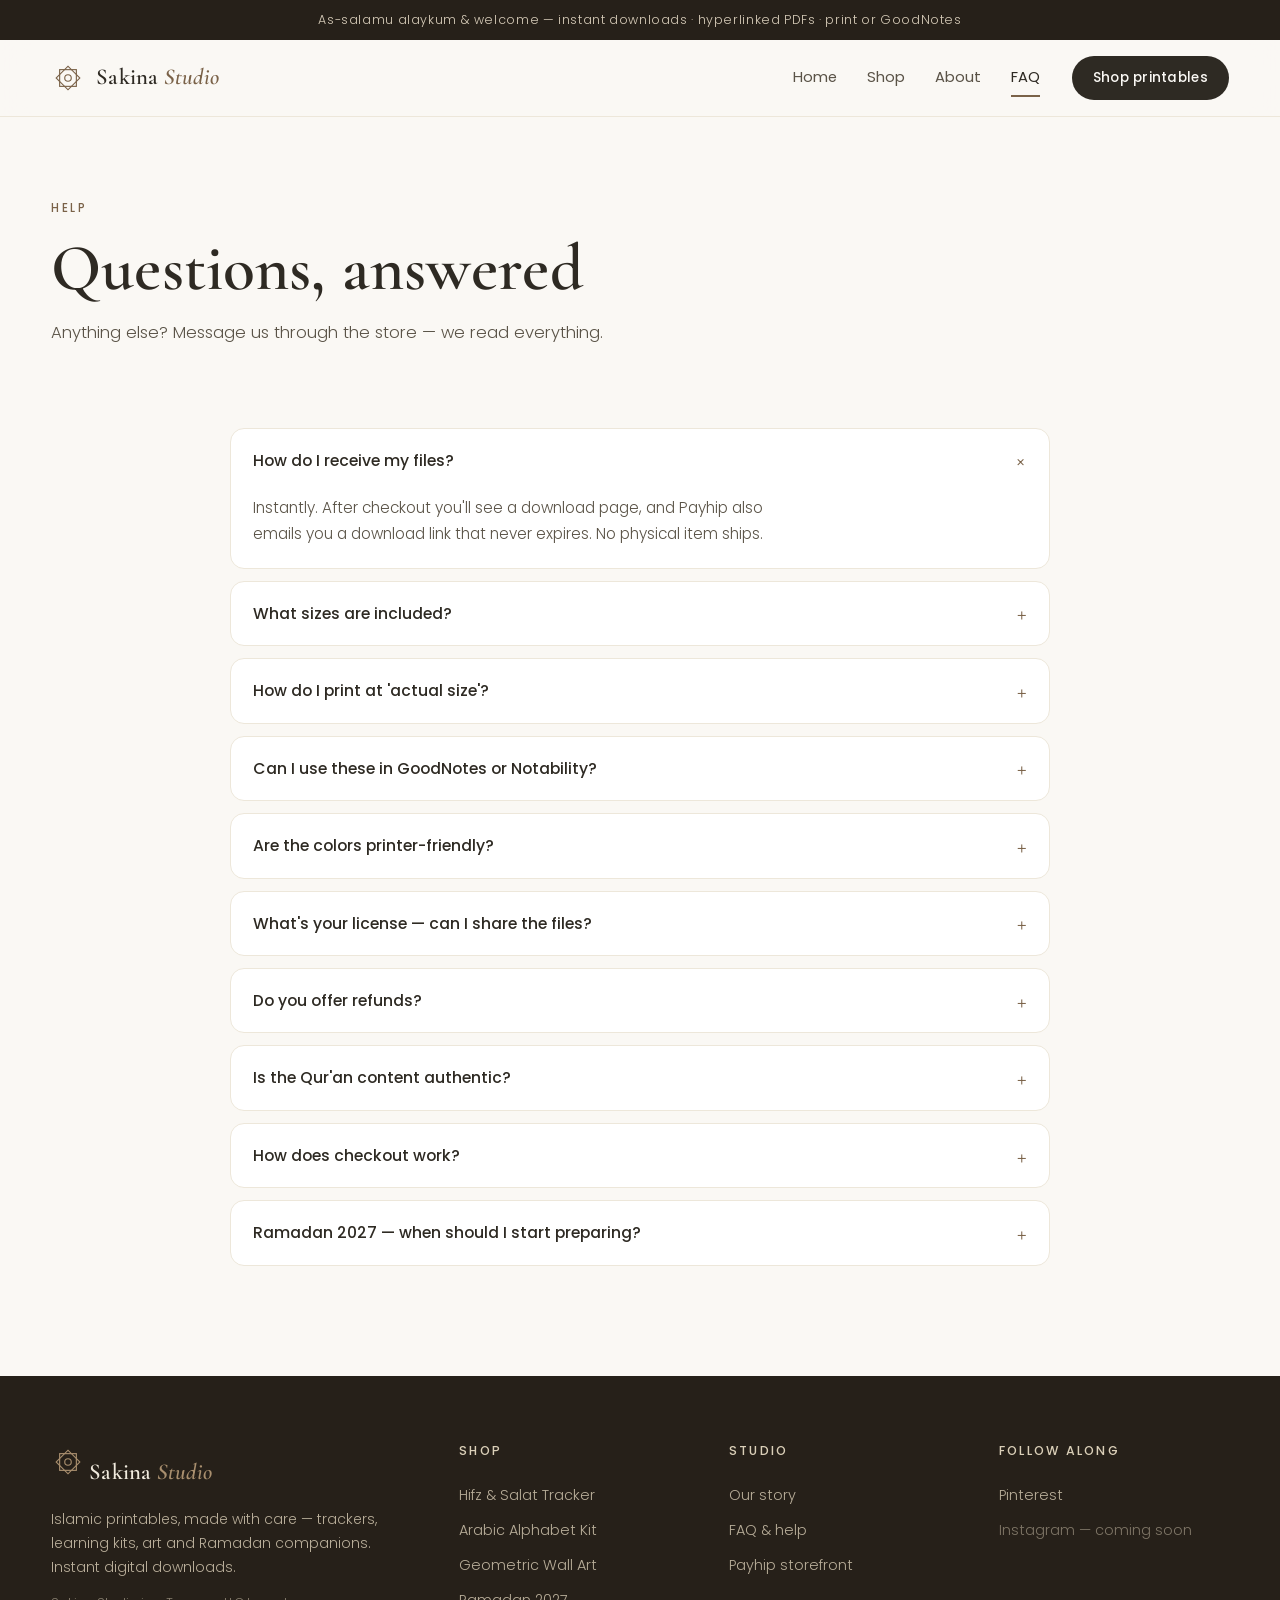
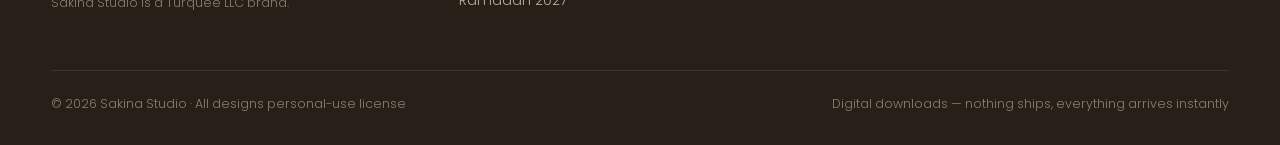
<file: faq.html>
<!DOCTYPE html>
<html lang="en">
<head>
<meta charset="utf-8">
<meta name="viewport" content="width=device-width, initial-scale=1">
<title>FAQ & Help — Sakina Studio</title>
<meta name="description" content="Printing tips, sizes, GoodNotes use, licensing and download help for Sakina Studio printables.">
<link rel="canonical" href="https://sakina.turquee.com/faq.html">
<meta name="theme-color" content="#FAF8F4">
<meta property="og:site_name" content="Sakina Studio">
<meta property="og:title" content="FAQ & Help — Sakina Studio">
<meta property="og:description" content="Printing tips, sizes, GoodNotes use, licensing and download help for Sakina Studio printables.">
<meta property="og:url" content="https://sakina.turquee.com/faq.html">
<meta property="og:type" content="website">
<meta property="og:image" content="https://sakina.turquee.com/img/og_card.jpg">
<meta name="twitter:card" content="summary_large_image">
<link rel="icon" type="image/png" sizes="32x32" href="img/favicon-32.png">
<link rel="icon" type="image/png" sizes="64x64" href="img/favicon-64.png">
<link rel="apple-touch-icon" href="img/apple-touch-icon.png">
<link rel="preconnect" href="https://fonts.googleapis.com">
<link rel="preconnect" href="https://fonts.gstatic.com" crossorigin>
<link href="https://fonts.googleapis.com/css2?family=Cormorant+Garamond:ital,wght@0,500;0,600;1,500&family=Poppins:wght@300;400;500&display=swap" rel="stylesheet">
<link rel="stylesheet" href="css/main.css">
<script type="application/ld+json">{"@context": "https://schema.org", "@type": "FAQPage", "mainEntity": [{"@type": "Question", "name": "How do I receive my files?", "acceptedAnswer": {"@type": "Answer", "text": "Instantly. After checkout you'll see a download page, and Payhip also emails you a download link that never expires. No physical item ships."}}, {"@type": "Question", "name": "What sizes are included?", "acceptedAnswer": {"@type": "Answer", "text": "Every product lists its sizes on the product page \u2014 planners come in US Letter, A4 and A5 at minimum (P1 adds Happy Planner size), and wall art comes in five print ratios covering frames from A5 up to 24\u00d736."}}, {"@type": "Question", "name": "How do I print at 'actual size'?", "acceptedAnswer": {"@type": "Answer", "text": "In your print dialog choose 100% / Actual size \u2014 not 'fit to page'. Pick the file matching your paper (Letter or A4) and it will print true."}}, {"@type": "Question", "name": "Can I use these in GoodNotes or Notability?", "acceptedAnswer": {"@type": "Answer", "text": "Yes \u2014 beautifully. Our planners have clickable contents pages and sidebar bookmarks, so they navigate like an app. Import the PDF and tap away."}}, {"@type": "Question", "name": "Are the colors printer-friendly?", "acceptedAnswer": {"@type": "Answer", "text": "Yes. Backgrounds stay white, lines stay thin, and color appears only in accents \u2014 the ink-friendly choice is designed in, not an afterthought. Kids products additionally include a pure black & white version."}}, {"@type": "Question", "name": "What's your license \u2014 can I share the files?", "acceptedAnswer": {"@type": "Answer", "text": "Personal use: print as many copies as you like for yourself and your household (teachers: your own classroom is fine). Please don't resell, redistribute or share the files themselves."}}, {"@type": "Question", "name": "Do you offer refunds?", "acceptedAnswer": {"@type": "Answer", "text": "Because files are delivered instantly, all sales are final \u2014 but if anything is wrong with your files, message us and we'll make it right. We read everything."}}, {"@type": "Question", "name": "Is the Qur'an content authentic?", "acceptedAnswer": {"@type": "Answer", "text": "Surah names, ayah counts and juz data are machine-verified against the Tanzil Qur'an database (Kufan/Hafs numbering, 6,236 ayat), and we deliberately avoid printing ayah text on pages meant to be used up and discarded."}}, {"@type": "Question", "name": "How does checkout work?", "acceptedAnswer": {"@type": "Answer", "text": "Checkout is handled securely by Payhip (cards via Stripe/PayPal). You never need an account \u2014 just an email address for your download link."}}, {"@type": "Question", "name": "Ramadan 2027 \u2014 when should I start preparing?", "acceptedAnswer": {"@type": "Answer", "text": "Ramadan 2027 begins around February 7. Our Ramadan planner and kids' activity book launch November 1, 2026 \u2014 early enough to plan the season calmly."}}]}</script>
</head>
<body>
<a class="skip" href="#main">Skip to content</a>
<div class="announce">As-salamu alaykum & welcome — instant downloads · hyperlinked PDFs · print or GoodNotes</div>
<header class="site-header" id="top">
  <div class="container header-in">
    <a class="logo" href="index.html" aria-label="Sakina Studio — home">
      <svg class="logo-mark" viewBox="0 0 48 48" fill="none" stroke="currentColor" stroke-width="1.6" aria-hidden="true">
<rect x="12.2" y="12.2" width="23.6" height="23.6"/>
<rect x="12.2" y="12.2" width="23.6" height="23.6" transform="rotate(45 24 24)"/>
<circle cx="24" cy="24" r="4.6"/></svg>
      <span class="logo-text">Sakina <em>Studio</em></span>
    </a>
    <nav class="nav" aria-label="Main"><a href="index.html">Home</a><a href="shop.html">Shop</a><a href="about.html">About</a><a href="faq.html" class="active">FAQ</a></nav>
    <div class="header-cta">
      <a class="btn btn-sm btn-primary" href="shop.html">Shop printables</a>
    </div>
    <button class="nav-toggle" aria-expanded="false" aria-label="Menu">
      <span></span><span></span><span></span>
    </button>
  </div>
</header>
<main id="main">
<section class="page-head">
  <div class="container">
    <span class="kicker">Help</span>
    <h1>Questions, answered</h1>
    <p>Anything else? Message us through the <a href="https://shop.turquee.com" rel="noopener">store</a> — we read everything.</p>
  </div>
</section>
<section class="faq">
  <div class="container container-narrow">
    <div class="acc-stack"><details class="acc" open>
  <summary>How do I receive my files?</summary><div class="acc-body"><p>Instantly. After checkout you'll see a download page, and Payhip also emails you a download link that never expires. No physical item ships.</p></div></details><details class="acc">
  <summary>What sizes are included?</summary><div class="acc-body"><p>Every product lists its sizes on the product page — planners come in US Letter, A4 and A5 at minimum (P1 adds Happy Planner size), and wall art comes in five print ratios covering frames from A5 up to 24×36.</p></div></details><details class="acc">
  <summary>How do I print at 'actual size'?</summary><div class="acc-body"><p>In your print dialog choose 100% / Actual size — not 'fit to page'. Pick the file matching your paper (Letter or A4) and it will print true.</p></div></details><details class="acc">
  <summary>Can I use these in GoodNotes or Notability?</summary><div class="acc-body"><p>Yes — beautifully. Our planners have clickable contents pages and sidebar bookmarks, so they navigate like an app. Import the PDF and tap away.</p></div></details><details class="acc">
  <summary>Are the colors printer-friendly?</summary><div class="acc-body"><p>Yes. Backgrounds stay white, lines stay thin, and color appears only in accents — the ink-friendly choice is designed in, not an afterthought. Kids products additionally include a pure black & white version.</p></div></details><details class="acc">
  <summary>What's your license — can I share the files?</summary><div class="acc-body"><p>Personal use: print as many copies as you like for yourself and your household (teachers: your own classroom is fine). Please don't resell, redistribute or share the files themselves.</p></div></details><details class="acc">
  <summary>Do you offer refunds?</summary><div class="acc-body"><p>Because files are delivered instantly, all sales are final — but if anything is wrong with your files, message us and we'll make it right. We read everything.</p></div></details><details class="acc">
  <summary>Is the Qur'an content authentic?</summary><div class="acc-body"><p>Surah names, ayah counts and juz data are machine-verified against the Tanzil Qur'an database (Kufan/Hafs numbering, 6,236 ayat), and we deliberately avoid printing ayah text on pages meant to be used up and discarded.</p></div></details><details class="acc">
  <summary>How does checkout work?</summary><div class="acc-body"><p>Checkout is handled securely by Payhip (cards via Stripe/PayPal). You never need an account — just an email address for your download link.</p></div></details><details class="acc">
  <summary>Ramadan 2027 — when should I start preparing?</summary><div class="acc-body"><p>Ramadan 2027 begins around February 7. Our Ramadan planner and kids' activity book launch November 1, 2026 — early enough to plan the season calmly.</p></div></details></div>
  </div>
</section></main>
<footer class="site-footer">
  <div class="container">
    <div class="footer-grid">
      <div class="footer-brand">
        <a class="logo logo-light" href="index.html"><svg class="logo-mark" viewBox="0 0 48 48" fill="none" stroke="currentColor" stroke-width="1.6" aria-hidden="true">
<rect x="12.2" y="12.2" width="23.6" height="23.6"/>
<rect x="12.2" y="12.2" width="23.6" height="23.6" transform="rotate(45 24 24)"/>
<circle cx="24" cy="24" r="4.6"/></svg>
          <span class="logo-text">Sakina <em>Studio</em></span></a>
        <p>Islamic printables, made with care — trackers, learning kits, art and Ramadan companions. Instant digital downloads.</p>
        <p class="footer-fine">Sakina Studio is a Turquee LLC brand.</p>
      </div>
      <div>
        <h4>Shop</h4>
        <a href="quran-hifz-salat-tracker.html">Hifz &amp; Salat Tracker</a>
        <a href="arabic-alphabet-flashcards-tracing.html">Arabic Alphabet Kit</a>
        <a href="islamic-geometric-wall-art.html">Geometric Wall Art</a>
        <a href="shop.html#ramadan">Ramadan 2027</a>
      </div>
      <div>
        <h4>Studio</h4>
        <a href="about.html">Our story</a>
        <a href="faq.html">FAQ &amp; help</a>
        <a href="https://shop.turquee.com" rel="noopener">Payhip storefront</a>
      </div>
      <div>
        <h4>Follow along</h4>
        <a href="https://www.pinterest.com/TheSakinaStudio/" rel="noopener">Pinterest</a>
        <span class="soon">Instagram — coming soon</span>
      </div>
    </div>
    <div class="footer-bar">
      <span>© 2026 Sakina Studio · All designs personal-use license</span>
      <span>Digital downloads — nothing ships, everything arrives instantly</span>
    </div>
  </div>
</footer>
<script src="js/main.js"></script>
</body>
</html>
</file>
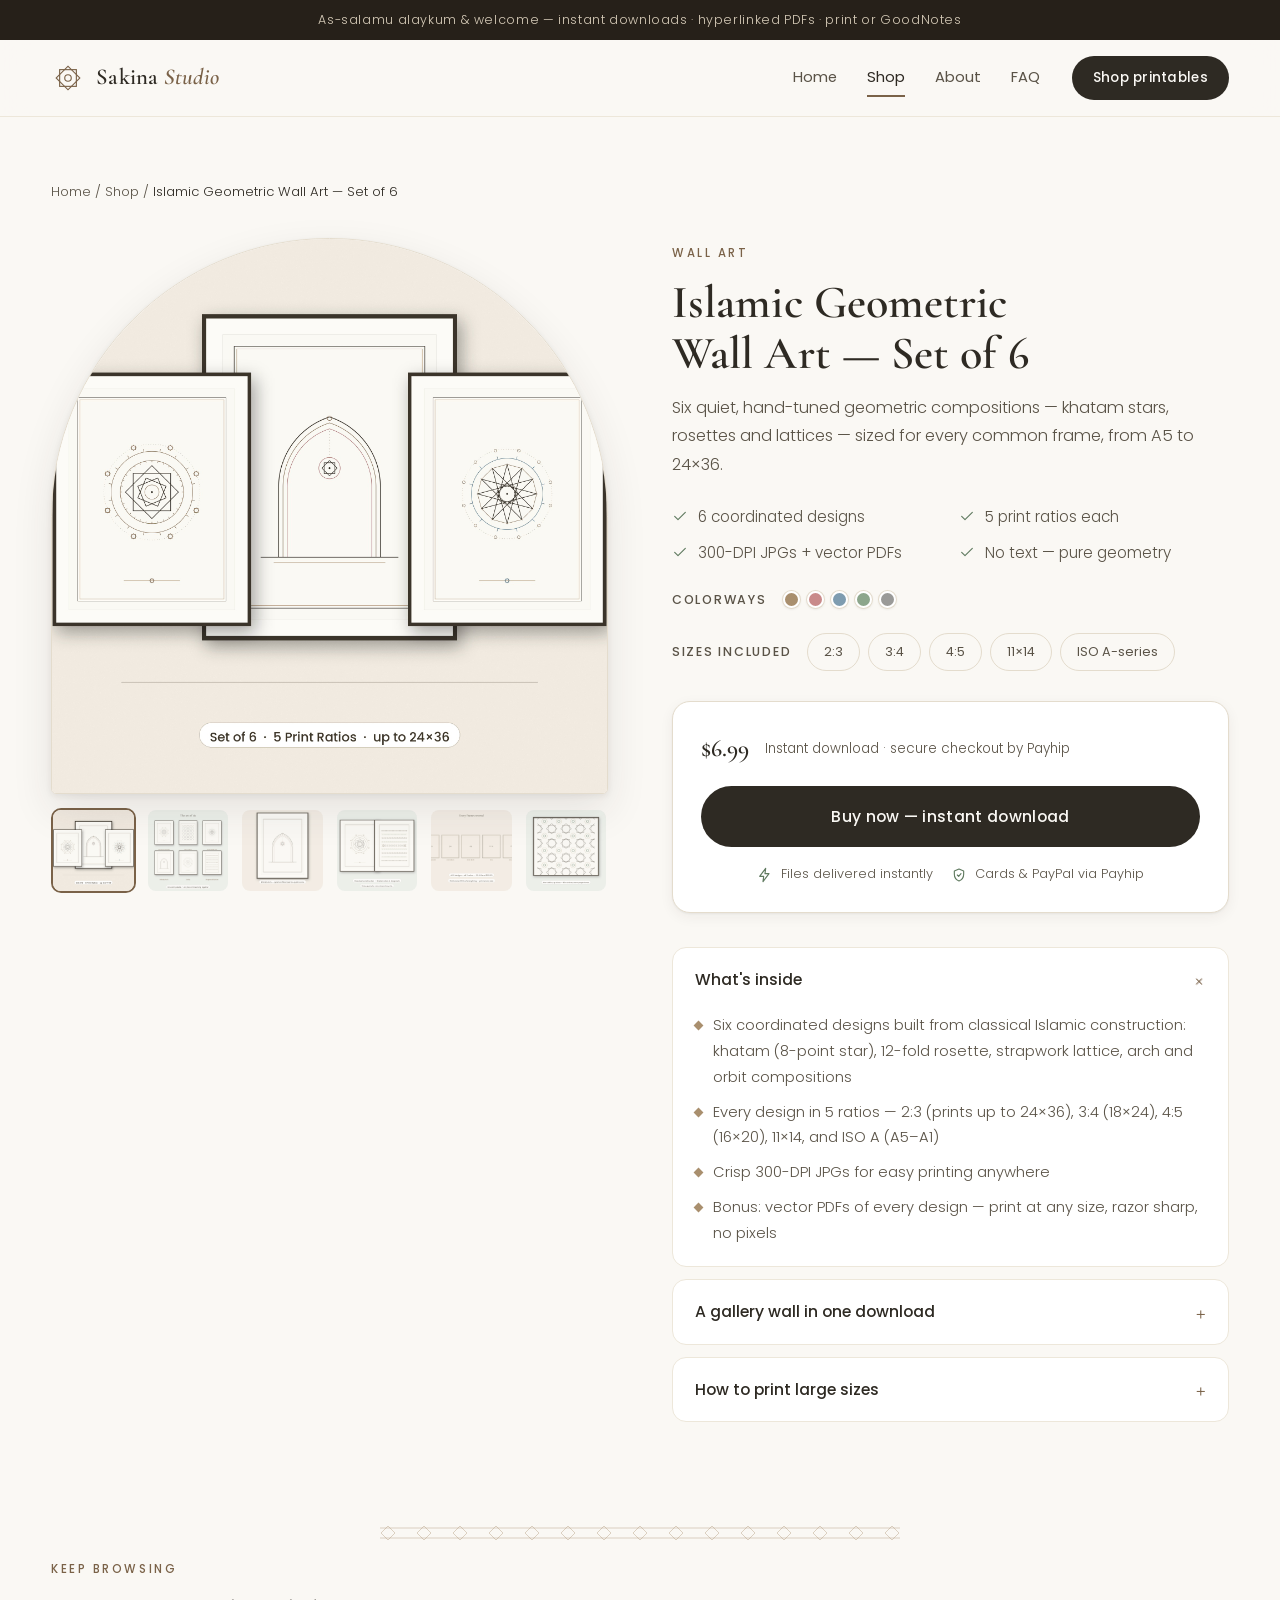
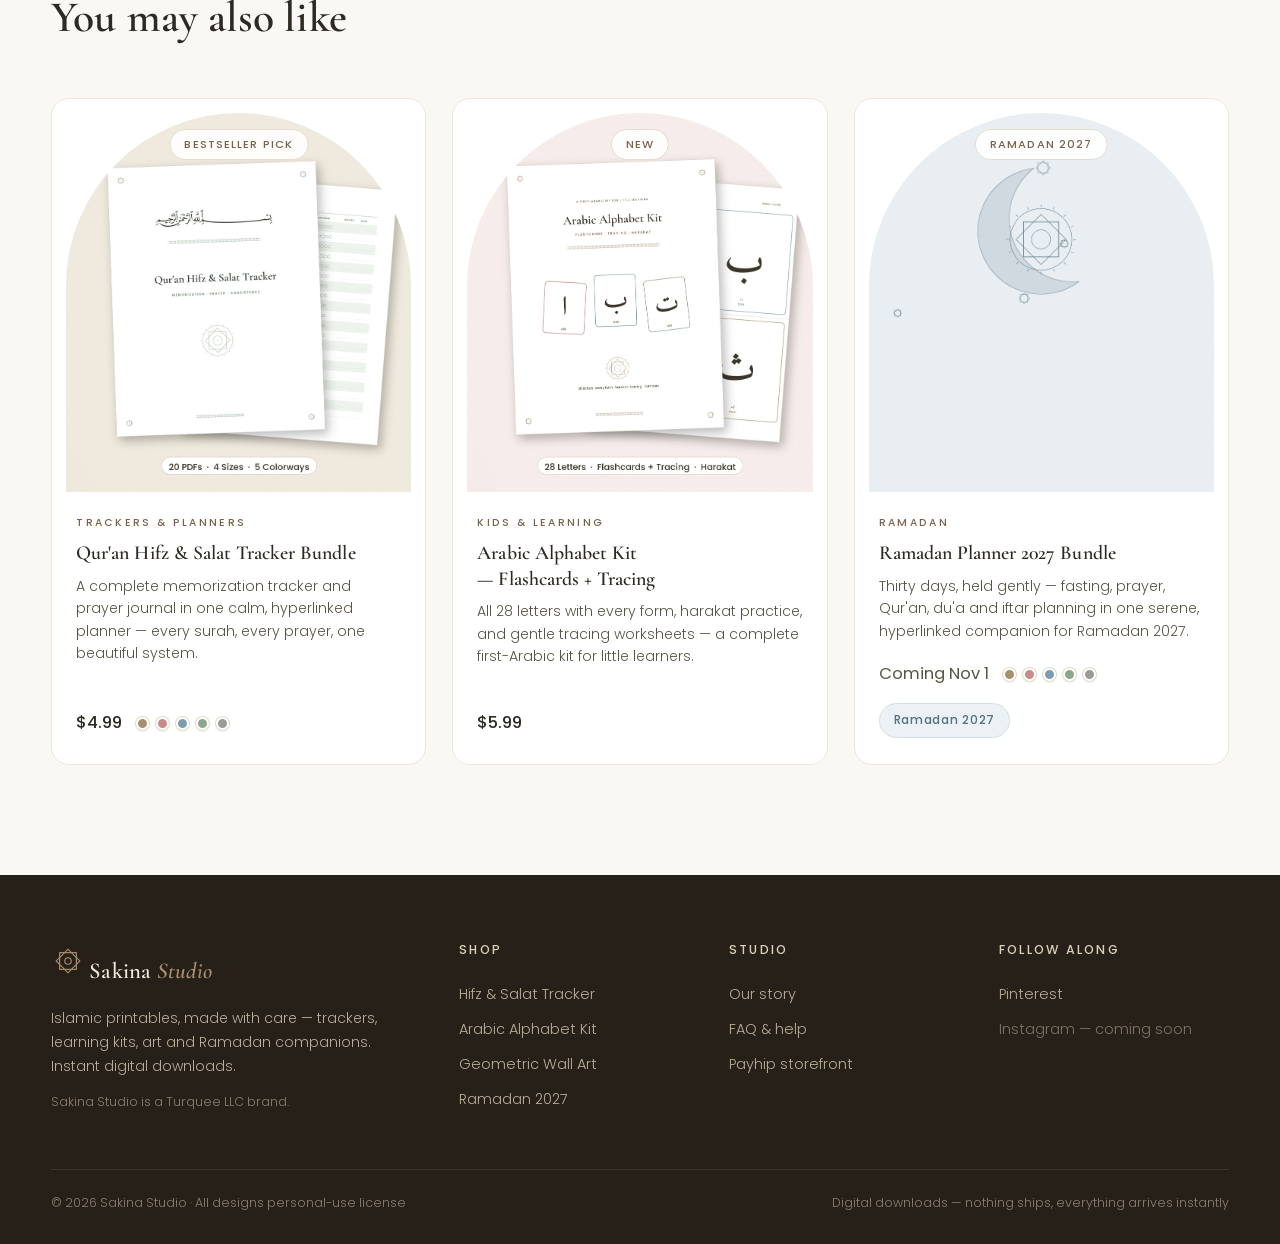
<file: islamic-geometric-wall-art.html>
<!DOCTYPE html>
<html lang="en">
<head>
<meta charset="utf-8">
<meta name="viewport" content="width=device-width, initial-scale=1">
<title>Islamic Geometric Wall Art — Set of 6 — Sakina Studio</title>
<meta name="description" content="Printable Islamic geometric wall art set of 6 — khatam stars, rosettes, lattice patterns. 5 print ratios up to 24×36 plus vector PDFs. Instant download.">
<link rel="canonical" href="https://sakina.turquee.com/islamic-geometric-wall-art.html">
<meta name="theme-color" content="#FAF8F4">
<meta property="og:site_name" content="Sakina Studio">
<meta property="og:title" content="Islamic Geometric Wall Art — Set of 6 — Sakina Studio">
<meta property="og:description" content="Printable Islamic geometric wall art set of 6 — khatam stars, rosettes, lattice patterns. 5 print ratios up to 24×36 plus vector PDFs. Instant download.">
<meta property="og:url" content="https://sakina.turquee.com/islamic-geometric-wall-art.html">
<meta property="og:type" content="website">
<meta property="og:image" content="https://sakina.turquee.com/img/p3_hero.jpg">
<meta name="twitter:card" content="summary_large_image">
<link rel="icon" type="image/png" sizes="32x32" href="img/favicon-32.png">
<link rel="icon" type="image/png" sizes="64x64" href="img/favicon-64.png">
<link rel="apple-touch-icon" href="img/apple-touch-icon.png">
<link rel="preconnect" href="https://fonts.googleapis.com">
<link rel="preconnect" href="https://fonts.gstatic.com" crossorigin>
<link href="https://fonts.googleapis.com/css2?family=Cormorant+Garamond:ital,wght@0,500;0,600;1,500&family=Poppins:wght@300;400;500&display=swap" rel="stylesheet">
<link rel="stylesheet" href="css/main.css">
<script type="application/ld+json">{"@context": "https://schema.org", "@type": "Product", "name": "Islamic Geometric Wall Art \u2014 Set of 6", "description": "Printable Islamic geometric wall art set of 6 \u2014 khatam stars, rosettes, lattice patterns. 5 print ratios up to 24\u00d736 plus vector PDFs. Instant download.", "image": "https://sakina.turquee.com/img/p3_hero.jpg", "brand": {"@type": "Brand", "name": "Sakina Studio"}, "offers": {"@type": "Offer", "price": "6.99", "priceCurrency": "USD", "availability": "https://schema.org/InStock", "url": "https://shop.turquee.com/b/SF2h5"}}</script>
</head>
<body>
<a class="skip" href="#main">Skip to content</a>
<div class="announce">As-salamu alaykum & welcome — instant downloads · hyperlinked PDFs · print or GoodNotes</div>
<header class="site-header" id="top">
  <div class="container header-in">
    <a class="logo" href="index.html" aria-label="Sakina Studio — home">
      <svg class="logo-mark" viewBox="0 0 48 48" fill="none" stroke="currentColor" stroke-width="1.6" aria-hidden="true">
<rect x="12.2" y="12.2" width="23.6" height="23.6"/>
<rect x="12.2" y="12.2" width="23.6" height="23.6" transform="rotate(45 24 24)"/>
<circle cx="24" cy="24" r="4.6"/></svg>
      <span class="logo-text">Sakina <em>Studio</em></span>
    </a>
    <nav class="nav" aria-label="Main"><a href="index.html">Home</a><a href="shop.html" class="active">Shop</a><a href="about.html">About</a><a href="faq.html">FAQ</a></nav>
    <div class="header-cta">
      <a class="btn btn-sm btn-primary" href="shop.html">Shop printables</a>
    </div>
    <button class="nav-toggle" aria-expanded="false" aria-label="Menu">
      <span></span><span></span><span></span>
    </button>
  </div>
</header>
<main id="main">
<section class="product">
  <div class="container">
    <nav class="crumbs" aria-label="Breadcrumb">
      <a href="index.html">Home</a> / <a href="shop.html">Shop</a> / <span>Islamic Geometric Wall Art — Set of 6</span>
    </nav>
    <div class="product-grid">
      <div class="gallery">
        <div class="arch arch-product"><img id="gallery-main" src="img/p3_1.jpg"
          alt="Islamic Geometric Wall Art — Set of 6 — product preview"></div>
        <div class="thumbs"><button class="thumb active" data-src="img/p3_1.jpg" aria-label="View image 1"><img src="img/p3_1.jpg" alt="" loading="lazy"></button><button class="thumb" data-src="img/p3_2.jpg" aria-label="View image 2"><img src="img/p3_2.jpg" alt="" loading="lazy"></button><button class="thumb" data-src="img/p3_3.jpg" aria-label="View image 3"><img src="img/p3_3.jpg" alt="" loading="lazy"></button><button class="thumb" data-src="img/p3_4.jpg" aria-label="View image 4"><img src="img/p3_4.jpg" alt="" loading="lazy"></button><button class="thumb" data-src="img/p3_5.jpg" aria-label="View image 5"><img src="img/p3_5.jpg" alt="" loading="lazy"></button><button class="thumb" data-src="img/p3_6.jpg" aria-label="View image 6"><img src="img/p3_6.jpg" alt="" loading="lazy"></button></div>
      </div>
      <div class="product-info">
        <span class="kicker">Wall Art</span>
        <h1>Islamic Geometric Wall Art — Set of 6</h1>
        <p class="lede">Six quiet, hand-tuned geometric compositions — khatam stars, rosettes and lattices — sized for every common frame, from A5 to 24×36.</p>
        <ul class="ticks ticks-2col"><li><svg class="icon icon-sm" viewBox="0 0 24 24" fill="none" stroke="currentColor" stroke-width="1.7" stroke-linecap="round" stroke-linejoin="round" aria-hidden="true"><path d="M4 12.5l5 5L20 6.5"/></svg> 6 coordinated designs</li><li><svg class="icon icon-sm" viewBox="0 0 24 24" fill="none" stroke="currentColor" stroke-width="1.7" stroke-linecap="round" stroke-linejoin="round" aria-hidden="true"><path d="M4 12.5l5 5L20 6.5"/></svg> 5 print ratios each</li><li><svg class="icon icon-sm" viewBox="0 0 24 24" fill="none" stroke="currentColor" stroke-width="1.7" stroke-linecap="round" stroke-linejoin="round" aria-hidden="true"><path d="M4 12.5l5 5L20 6.5"/></svg> 300-DPI JPGs + vector PDFs</li><li><svg class="icon icon-sm" viewBox="0 0 24 24" fill="none" stroke="currentColor" stroke-width="1.7" stroke-linecap="round" stroke-linejoin="round" aria-hidden="true"><path d="M4 12.5l5 5L20 6.5"/></svg> No text — pure geometry</li></ul>
        <div class='opt'><span class='opt-label'>Colorways</span><span class="dots" aria-label="Five colorways: sand, blush, dusty blue, sage, stone"><span class="dot" style="background:#A98F6E" title="Sand"></span><span class="dot" style="background:#C98A8A" title="Blush"></span><span class="dot" style="background:#7E9CB0" title="Dusty Blue"></span><span class="dot" style="background:#8CA68C" title="Sage"></span><span class="dot" style="background:#9A9A98" title="Stone"></span></span></div>
        <div class="opt"><span class="opt-label">Sizes included</span><div class="chip-row"><span class="chip chip-static">2:3</span><span class="chip chip-static">3:4</span><span class="chip chip-static">4:5</span><span class="chip chip-static">11×14</span><span class="chip chip-static">ISO A-series</span></div></div>
        
<div class="buy-block">
  <div class="buy-price"><span class="price price-lg">$6.99</span>
    <span class="buy-fine">Instant download · secure checkout by Payhip</span></div>
  <a href="https://shop.turquee.com/buy?s=1&cart_links%5B%5D=SF2h5&qty%5BSF2h5%5D=1" class="btn btn-primary btn-lg">Buy now — instant download</a>
  <div class="trust-row">
    <svg class="icon icon-sm" viewBox="0 0 24 24" fill="none" stroke="currentColor" stroke-width="1.7" stroke-linecap="round" stroke-linejoin="round" aria-hidden="true"><path d="M13 2L4 14h6l-1 8 9-12h-6l1-8z"/></svg> Files delivered instantly
    <svg class="icon icon-sm" viewBox="0 0 24 24" fill="none" stroke="currentColor" stroke-width="1.7" stroke-linecap="round" stroke-linejoin="round" aria-hidden="true"><path d="M12 3l7 3v5c0 4.5-3 8.5-7 10-4-1.5-7-5.5-7-10V6l7-3z"/><path d="M9.5 12l2 2 3.5-4"/></svg> Cards &amp; PayPal via Payhip
  </div>
</div>
        <div class="acc-stack"><details class="acc" open>
  <summary>What's inside</summary>
  <ul><li>Six coordinated designs built from classical Islamic construction: khatam (8-point star), 12-fold rosette, strapwork lattice, arch and orbit compositions</li><li>Every design in 5 ratios — 2:3 (prints up to 24×36), 3:4 (18×24), 4:5 (16×20), 11×14, and ISO A (A5–A1)</li><li>Crisp 300-DPI JPGs for easy printing anywhere</li><li>Bonus: vector PDFs of every design — print at any size, razor sharp, no pixels</li></ul>
</details><details class="acc">
  <summary>A gallery wall in one download</summary>
  <ul><li>Designs share one calm palette so any two or three hang beautifully together</li><li>Pure geometry — no sacred text, so pieces can hang in any room without worry</li><li>Print at home, at a copy shop, or through any online print service</li></ul>
</details><details class="acc">
  <summary>How to print large sizes</summary>
  <ul><li>For sizes above A4/Letter, upload the JPG (or the vector PDF) to a print service and choose your frame size</li><li>The included guide maps every common frame to the right file</li></ul>
</details></div>
      </div>
    </div>
  </div>
</section>
<div class="divider" role="presentation"></div>
<section class="also">
  <div class="container">
    <div class="section-head"><span class="kicker">Keep browsing</span><h2>You may also like</h2></div>
    <div class="grid grid-3">
<a class="card" href="quran-hifz-salat-tracker.html" data-cat="trackers">
  <div class="card-media arch">
    <img src="img/p1_hero.jpg" alt="Qur'an Hifz & Salat Tracker Bundle — preview" loading="lazy">
    <span class="card-badge">Bestseller pick</span>
  </div>
  <div class="card-body">
    <span class="kicker">Trackers & Planners</span>
    <h3>Qur'an Hifz & Salat Tracker Bundle</h3>
    <p class="card-short">A complete memorization tracker and prayer journal in one calm, hyperlinked planner — every surah, every prayer, one beautiful system.</p>
    <div class="card-meta"><span class="price">$4.99</span><span class="dots dots-sm" aria-label="Five colorways: sand, blush, dusty blue, sage, stone"><span class="dot" style="background:#A98F6E" title="Sand"></span><span class="dot" style="background:#C98A8A" title="Blush"></span><span class="dot" style="background:#7E9CB0" title="Dusty Blue"></span><span class="dot" style="background:#8CA68C" title="Sage"></span><span class="dot" style="background:#9A9A98" title="Stone"></span></span></div>
  </div>
</a>
<a class="card" href="arabic-alphabet-flashcards-tracing.html" data-cat="kids">
  <div class="card-media arch">
    <img src="img/p2_hero.jpg" alt="Arabic Alphabet Kit — Flashcards + Tracing — preview" loading="lazy">
    <span class="card-badge">New</span>
  </div>
  <div class="card-body">
    <span class="kicker">Kids & Learning</span>
    <h3>Arabic Alphabet Kit — Flashcards + Tracing</h3>
    <p class="card-short">All 28 letters with every form, harakat practice, and gentle tracing worksheets — a complete first-Arabic kit for little learners.</p>
    <div class="card-meta"><span class="price">$5.99</span></div>
  </div>
</a>
<a class="card" href="ramadan-planner-2027.html" data-cat="ramadan">
  <div class="card-media arch">
    <img src="img/p4_hero.jpg" alt="Ramadan Planner 2027 Bundle — preview" loading="lazy">
    <span class="card-badge">Ramadan 2027</span>
  </div>
  <div class="card-body">
    <span class="kicker">Ramadan</span>
    <h3>Ramadan Planner 2027 Bundle</h3>
    <p class="card-short">Thirty days, held gently — fasting, prayer, Qur'an, du'a and iftar planning in one serene, hyperlinked companion for Ramadan 2027.</p>
    <div class="card-meta"><span class="price price-muted">Coming Nov 1</span><span class="dots dots-sm" aria-label="Five colorways: sand, blush, dusty blue, sage, stone"><span class="dot" style="background:#A98F6E" title="Sand"></span><span class="dot" style="background:#C98A8A" title="Blush"></span><span class="dot" style="background:#7E9CB0" title="Dusty Blue"></span><span class="dot" style="background:#8CA68C" title="Sage"></span><span class="dot" style="background:#9A9A98" title="Stone"></span></span><span class="pill pill-coming">Ramadan 2027</span></div>
  </div>
</a></div>
  </div>
</section></main>
<footer class="site-footer">
  <div class="container">
    <div class="footer-grid">
      <div class="footer-brand">
        <a class="logo logo-light" href="index.html"><svg class="logo-mark" viewBox="0 0 48 48" fill="none" stroke="currentColor" stroke-width="1.6" aria-hidden="true">
<rect x="12.2" y="12.2" width="23.6" height="23.6"/>
<rect x="12.2" y="12.2" width="23.6" height="23.6" transform="rotate(45 24 24)"/>
<circle cx="24" cy="24" r="4.6"/></svg>
          <span class="logo-text">Sakina <em>Studio</em></span></a>
        <p>Islamic printables, made with care — trackers, learning kits, art and Ramadan companions. Instant digital downloads.</p>
        <p class="footer-fine">Sakina Studio is a Turquee LLC brand.</p>
      </div>
      <div>
        <h4>Shop</h4>
        <a href="quran-hifz-salat-tracker.html">Hifz &amp; Salat Tracker</a>
        <a href="arabic-alphabet-flashcards-tracing.html">Arabic Alphabet Kit</a>
        <a href="islamic-geometric-wall-art.html">Geometric Wall Art</a>
        <a href="shop.html#ramadan">Ramadan 2027</a>
      </div>
      <div>
        <h4>Studio</h4>
        <a href="about.html">Our story</a>
        <a href="faq.html">FAQ &amp; help</a>
        <a href="https://shop.turquee.com" rel="noopener">Payhip storefront</a>
      </div>
      <div>
        <h4>Follow along</h4>
        <a href="https://www.pinterest.com/TheSakinaStudio/" rel="noopener">Pinterest</a>
        <span class="soon">Instagram — coming soon</span>
      </div>
    </div>
    <div class="footer-bar">
      <span>© 2026 Sakina Studio · All designs personal-use license</span>
      <span>Digital downloads — nothing ships, everything arrives instantly</span>
    </div>
  </div>
</footer>
<script src="js/main.js"></script>
</body>
</html>
</file>
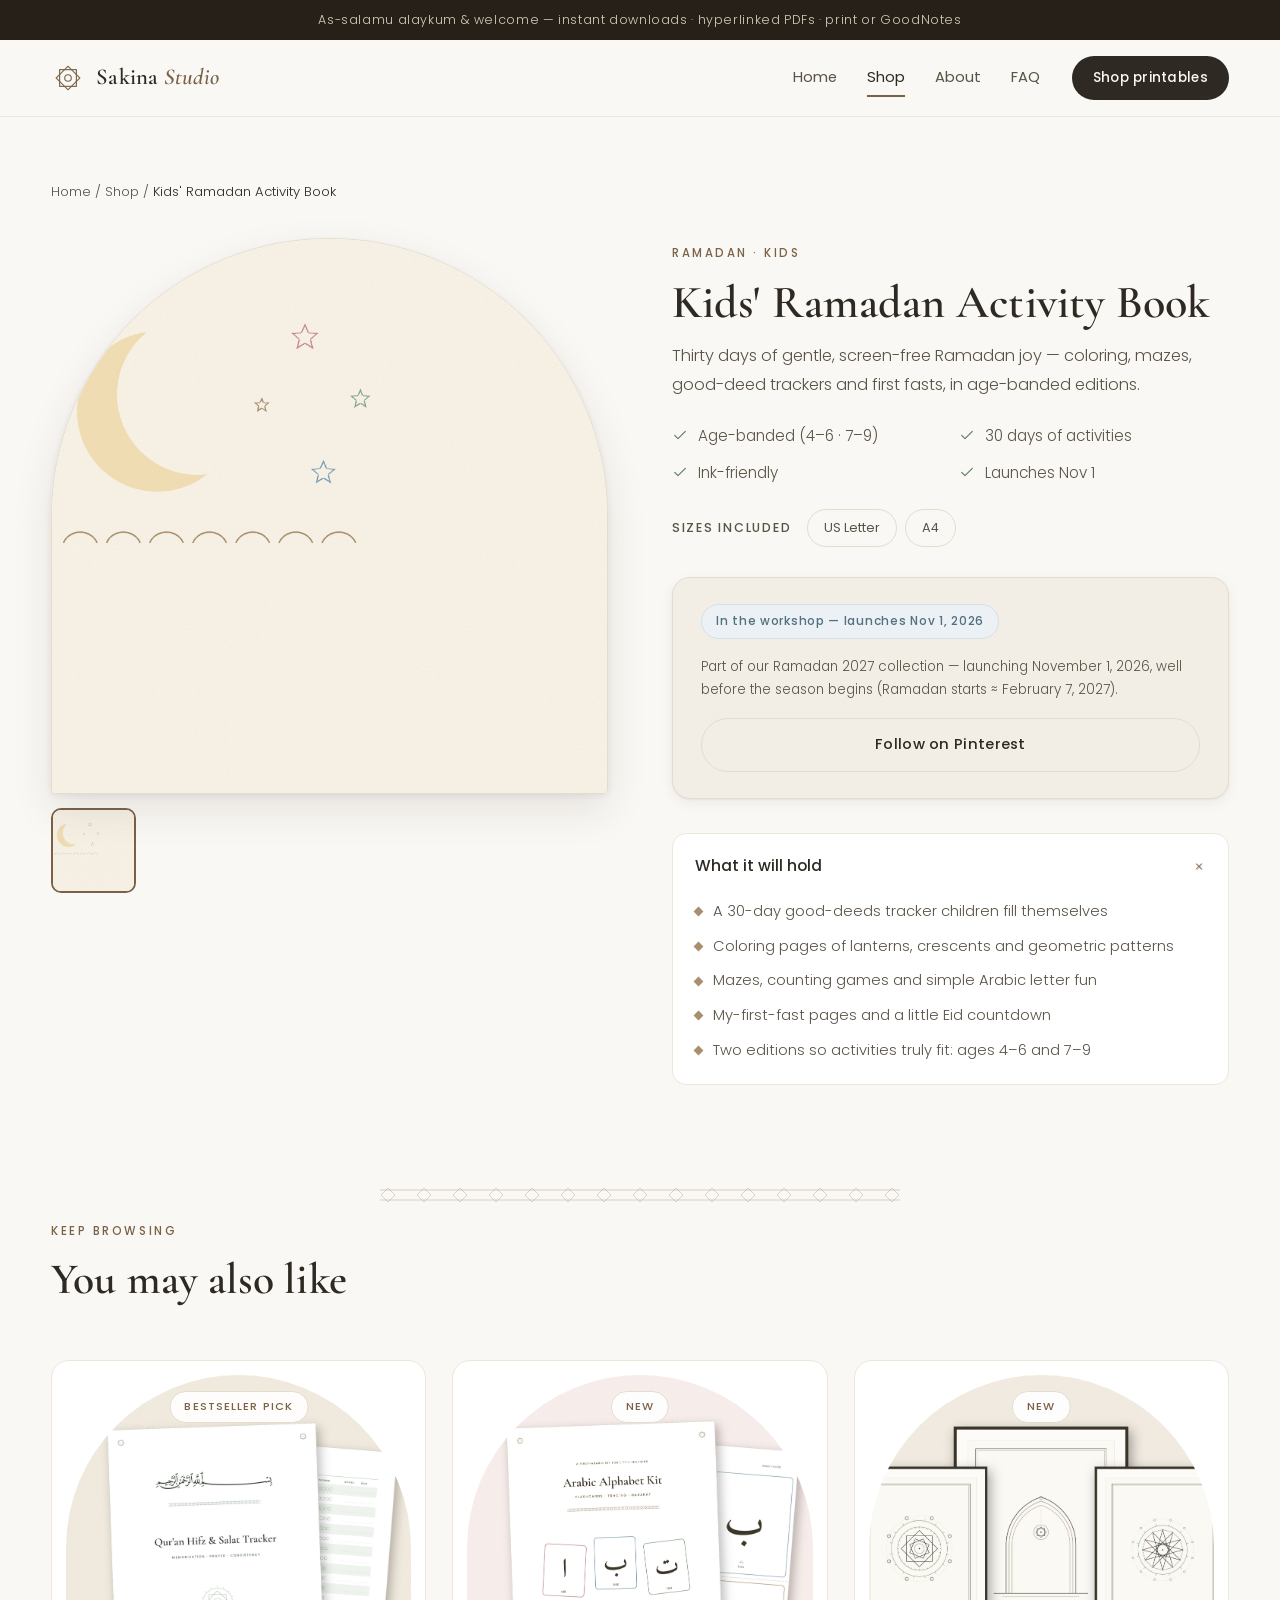
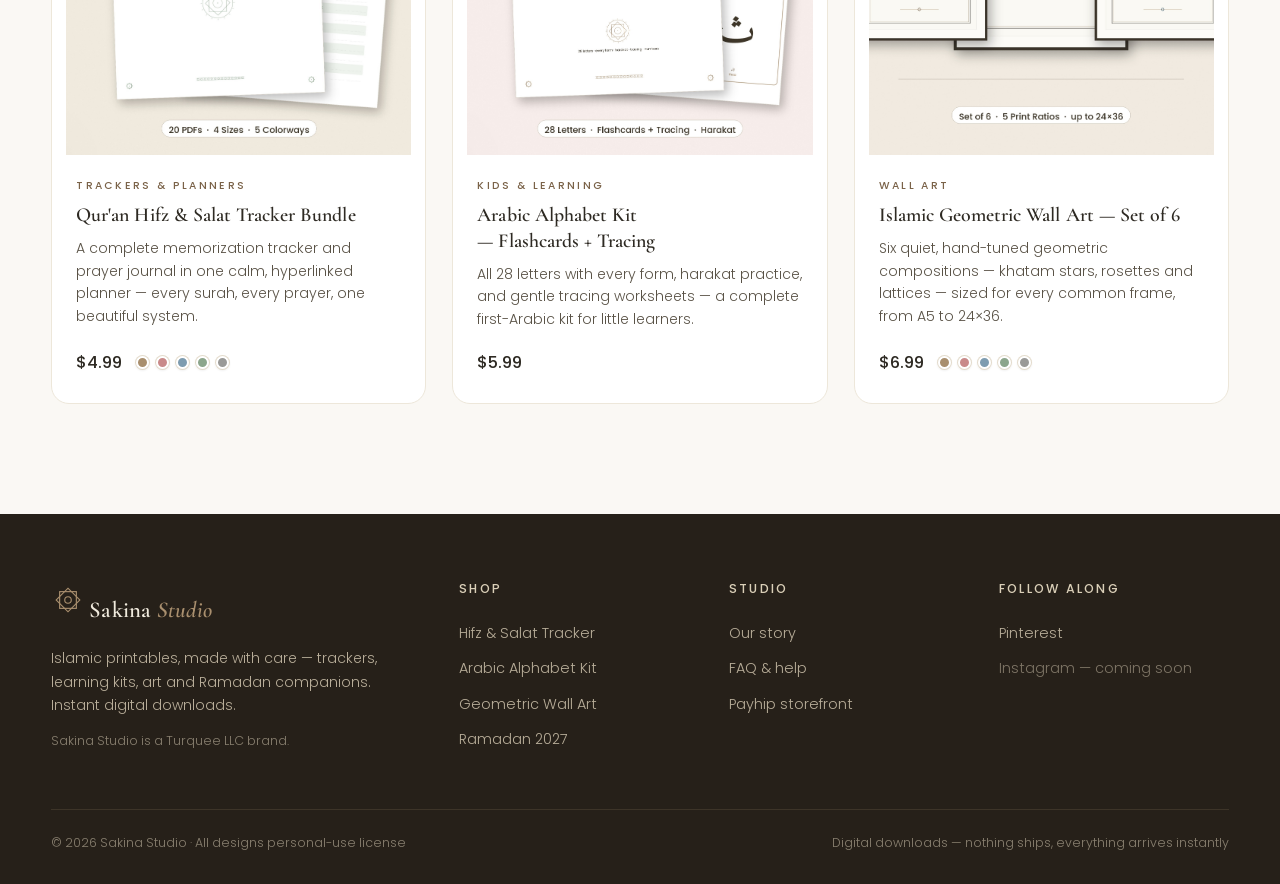
<file: kids-ramadan-activity-book.html>
<!DOCTYPE html>
<html lang="en">
<head>
<meta charset="utf-8">
<meta name="viewport" content="width=device-width, initial-scale=1">
<title>Kids' Ramadan Activity Book — Sakina Studio</title>
<meta name="description" content="Kids' Ramadan activity book — printable 30-day activities, coloring, good-deed tracker. Age-banded 4–6 and 7–9. Launching November 2026.">
<link rel="canonical" href="https://sakina.turquee.com/kids-ramadan-activity-book.html">
<meta name="theme-color" content="#FAF8F4">
<meta property="og:site_name" content="Sakina Studio">
<meta property="og:title" content="Kids' Ramadan Activity Book — Sakina Studio">
<meta property="og:description" content="Kids' Ramadan activity book — printable 30-day activities, coloring, good-deed tracker. Age-banded 4–6 and 7–9. Launching November 2026.">
<meta property="og:url" content="https://sakina.turquee.com/kids-ramadan-activity-book.html">
<meta property="og:type" content="website">
<meta property="og:image" content="https://sakina.turquee.com/img/p5_hero.jpg">
<meta name="twitter:card" content="summary_large_image">
<link rel="icon" type="image/png" sizes="32x32" href="img/favicon-32.png">
<link rel="icon" type="image/png" sizes="64x64" href="img/favicon-64.png">
<link rel="apple-touch-icon" href="img/apple-touch-icon.png">
<link rel="preconnect" href="https://fonts.googleapis.com">
<link rel="preconnect" href="https://fonts.gstatic.com" crossorigin>
<link href="https://fonts.googleapis.com/css2?family=Cormorant+Garamond:ital,wght@0,500;0,600;1,500&family=Poppins:wght@300;400;500&display=swap" rel="stylesheet">
<link rel="stylesheet" href="css/main.css">

</head>
<body>
<a class="skip" href="#main">Skip to content</a>
<div class="announce">As-salamu alaykum & welcome — instant downloads · hyperlinked PDFs · print or GoodNotes</div>
<header class="site-header" id="top">
  <div class="container header-in">
    <a class="logo" href="index.html" aria-label="Sakina Studio — home">
      <svg class="logo-mark" viewBox="0 0 48 48" fill="none" stroke="currentColor" stroke-width="1.6" aria-hidden="true">
<rect x="12.2" y="12.2" width="23.6" height="23.6"/>
<rect x="12.2" y="12.2" width="23.6" height="23.6" transform="rotate(45 24 24)"/>
<circle cx="24" cy="24" r="4.6"/></svg>
      <span class="logo-text">Sakina <em>Studio</em></span>
    </a>
    <nav class="nav" aria-label="Main"><a href="index.html">Home</a><a href="shop.html" class="active">Shop</a><a href="about.html">About</a><a href="faq.html">FAQ</a></nav>
    <div class="header-cta">
      <a class="btn btn-sm btn-primary" href="shop.html">Shop printables</a>
    </div>
    <button class="nav-toggle" aria-expanded="false" aria-label="Menu">
      <span></span><span></span><span></span>
    </button>
  </div>
</header>
<main id="main">
<section class="product">
  <div class="container">
    <nav class="crumbs" aria-label="Breadcrumb">
      <a href="index.html">Home</a> / <a href="shop.html">Shop</a> / <span>Kids' Ramadan Activity Book</span>
    </nav>
    <div class="product-grid">
      <div class="gallery">
        <div class="arch arch-product"><img id="gallery-main" src="img/p5_hero.jpg"
          alt="Kids' Ramadan Activity Book — product preview"></div>
        <div class="thumbs"><button class="thumb active" data-src="img/p5_hero.jpg" aria-label="View image 1"><img src="img/p5_hero.jpg" alt="" loading="lazy"></button></div>
      </div>
      <div class="product-info">
        <span class="kicker">Ramadan · Kids</span>
        <h1>Kids' Ramadan Activity Book</h1>
        <p class="lede">Thirty days of gentle, screen-free Ramadan joy — coloring, mazes, good-deed trackers and first fasts, in age-banded editions.</p>
        <ul class="ticks ticks-2col"><li><svg class="icon icon-sm" viewBox="0 0 24 24" fill="none" stroke="currentColor" stroke-width="1.7" stroke-linecap="round" stroke-linejoin="round" aria-hidden="true"><path d="M4 12.5l5 5L20 6.5"/></svg> Age-banded (4–6 · 7–9)</li><li><svg class="icon icon-sm" viewBox="0 0 24 24" fill="none" stroke="currentColor" stroke-width="1.7" stroke-linecap="round" stroke-linejoin="round" aria-hidden="true"><path d="M4 12.5l5 5L20 6.5"/></svg> 30 days of activities</li><li><svg class="icon icon-sm" viewBox="0 0 24 24" fill="none" stroke="currentColor" stroke-width="1.7" stroke-linecap="round" stroke-linejoin="round" aria-hidden="true"><path d="M4 12.5l5 5L20 6.5"/></svg> Ink-friendly</li><li><svg class="icon icon-sm" viewBox="0 0 24 24" fill="none" stroke="currentColor" stroke-width="1.7" stroke-linecap="round" stroke-linejoin="round" aria-hidden="true"><path d="M4 12.5l5 5L20 6.5"/></svg> Launches Nov 1</li></ul>
        
        <div class="opt"><span class="opt-label">Sizes included</span><div class="chip-row"><span class="chip chip-static">US Letter</span><span class="chip chip-static">A4</span></div></div>
        
<div class="buy-block buy-block-soon">
  <div class="buy-price"><span class="pill pill-coming">In the workshop — launches Nov 1, 2026</span></div>
  <p class="buy-fine">Part of our Ramadan 2027 collection — launching November 1, 2026,
  well before the season begins (Ramadan starts ≈ February 7, 2027).</p>
  <a href="https://www.pinterest.com/TheSakinaStudio/" class="btn btn-ghost" rel="noopener">Follow on Pinterest</a>
</div>
        <div class="acc-stack"><details class="acc" open>
  <summary>What it will hold</summary>
  <ul><li>A 30-day good-deeds tracker children fill themselves</li><li>Coloring pages of lanterns, crescents and geometric patterns</li><li>Mazes, counting games and simple Arabic letter fun</li><li>My-first-fast pages and a little Eid countdown</li><li>Two editions so activities truly fit: ages 4–6 and 7–9</li></ul>
</details></div>
      </div>
    </div>
  </div>
</section>
<div class="divider" role="presentation"></div>
<section class="also">
  <div class="container">
    <div class="section-head"><span class="kicker">Keep browsing</span><h2>You may also like</h2></div>
    <div class="grid grid-3">
<a class="card" href="quran-hifz-salat-tracker.html" data-cat="trackers">
  <div class="card-media arch">
    <img src="img/p1_hero.jpg" alt="Qur'an Hifz & Salat Tracker Bundle — preview" loading="lazy">
    <span class="card-badge">Bestseller pick</span>
  </div>
  <div class="card-body">
    <span class="kicker">Trackers & Planners</span>
    <h3>Qur'an Hifz & Salat Tracker Bundle</h3>
    <p class="card-short">A complete memorization tracker and prayer journal in one calm, hyperlinked planner — every surah, every prayer, one beautiful system.</p>
    <div class="card-meta"><span class="price">$4.99</span><span class="dots dots-sm" aria-label="Five colorways: sand, blush, dusty blue, sage, stone"><span class="dot" style="background:#A98F6E" title="Sand"></span><span class="dot" style="background:#C98A8A" title="Blush"></span><span class="dot" style="background:#7E9CB0" title="Dusty Blue"></span><span class="dot" style="background:#8CA68C" title="Sage"></span><span class="dot" style="background:#9A9A98" title="Stone"></span></span></div>
  </div>
</a>
<a class="card" href="arabic-alphabet-flashcards-tracing.html" data-cat="kids">
  <div class="card-media arch">
    <img src="img/p2_hero.jpg" alt="Arabic Alphabet Kit — Flashcards + Tracing — preview" loading="lazy">
    <span class="card-badge">New</span>
  </div>
  <div class="card-body">
    <span class="kicker">Kids & Learning</span>
    <h3>Arabic Alphabet Kit — Flashcards + Tracing</h3>
    <p class="card-short">All 28 letters with every form, harakat practice, and gentle tracing worksheets — a complete first-Arabic kit for little learners.</p>
    <div class="card-meta"><span class="price">$5.99</span></div>
  </div>
</a>
<a class="card" href="islamic-geometric-wall-art.html" data-cat="art">
  <div class="card-media arch">
    <img src="img/p3_hero.jpg" alt="Islamic Geometric Wall Art — Set of 6 — preview" loading="lazy">
    <span class="card-badge">New</span>
  </div>
  <div class="card-body">
    <span class="kicker">Wall Art</span>
    <h3>Islamic Geometric Wall Art — Set of 6</h3>
    <p class="card-short">Six quiet, hand-tuned geometric compositions — khatam stars, rosettes and lattices — sized for every common frame, from A5 to 24×36.</p>
    <div class="card-meta"><span class="price">$6.99</span><span class="dots dots-sm" aria-label="Five colorways: sand, blush, dusty blue, sage, stone"><span class="dot" style="background:#A98F6E" title="Sand"></span><span class="dot" style="background:#C98A8A" title="Blush"></span><span class="dot" style="background:#7E9CB0" title="Dusty Blue"></span><span class="dot" style="background:#8CA68C" title="Sage"></span><span class="dot" style="background:#9A9A98" title="Stone"></span></span></div>
  </div>
</a></div>
  </div>
</section></main>
<footer class="site-footer">
  <div class="container">
    <div class="footer-grid">
      <div class="footer-brand">
        <a class="logo logo-light" href="index.html"><svg class="logo-mark" viewBox="0 0 48 48" fill="none" stroke="currentColor" stroke-width="1.6" aria-hidden="true">
<rect x="12.2" y="12.2" width="23.6" height="23.6"/>
<rect x="12.2" y="12.2" width="23.6" height="23.6" transform="rotate(45 24 24)"/>
<circle cx="24" cy="24" r="4.6"/></svg>
          <span class="logo-text">Sakina <em>Studio</em></span></a>
        <p>Islamic printables, made with care — trackers, learning kits, art and Ramadan companions. Instant digital downloads.</p>
        <p class="footer-fine">Sakina Studio is a Turquee LLC brand.</p>
      </div>
      <div>
        <h4>Shop</h4>
        <a href="quran-hifz-salat-tracker.html">Hifz &amp; Salat Tracker</a>
        <a href="arabic-alphabet-flashcards-tracing.html">Arabic Alphabet Kit</a>
        <a href="islamic-geometric-wall-art.html">Geometric Wall Art</a>
        <a href="shop.html#ramadan">Ramadan 2027</a>
      </div>
      <div>
        <h4>Studio</h4>
        <a href="about.html">Our story</a>
        <a href="faq.html">FAQ &amp; help</a>
        <a href="https://shop.turquee.com" rel="noopener">Payhip storefront</a>
      </div>
      <div>
        <h4>Follow along</h4>
        <a href="https://www.pinterest.com/TheSakinaStudio/" rel="noopener">Pinterest</a>
        <span class="soon">Instagram — coming soon</span>
      </div>
    </div>
    <div class="footer-bar">
      <span>© 2026 Sakina Studio · All designs personal-use license</span>
      <span>Digital downloads — nothing ships, everything arrives instantly</span>
    </div>
  </div>
</footer>
<script src="js/main.js"></script>
</body>
</html>
</file>
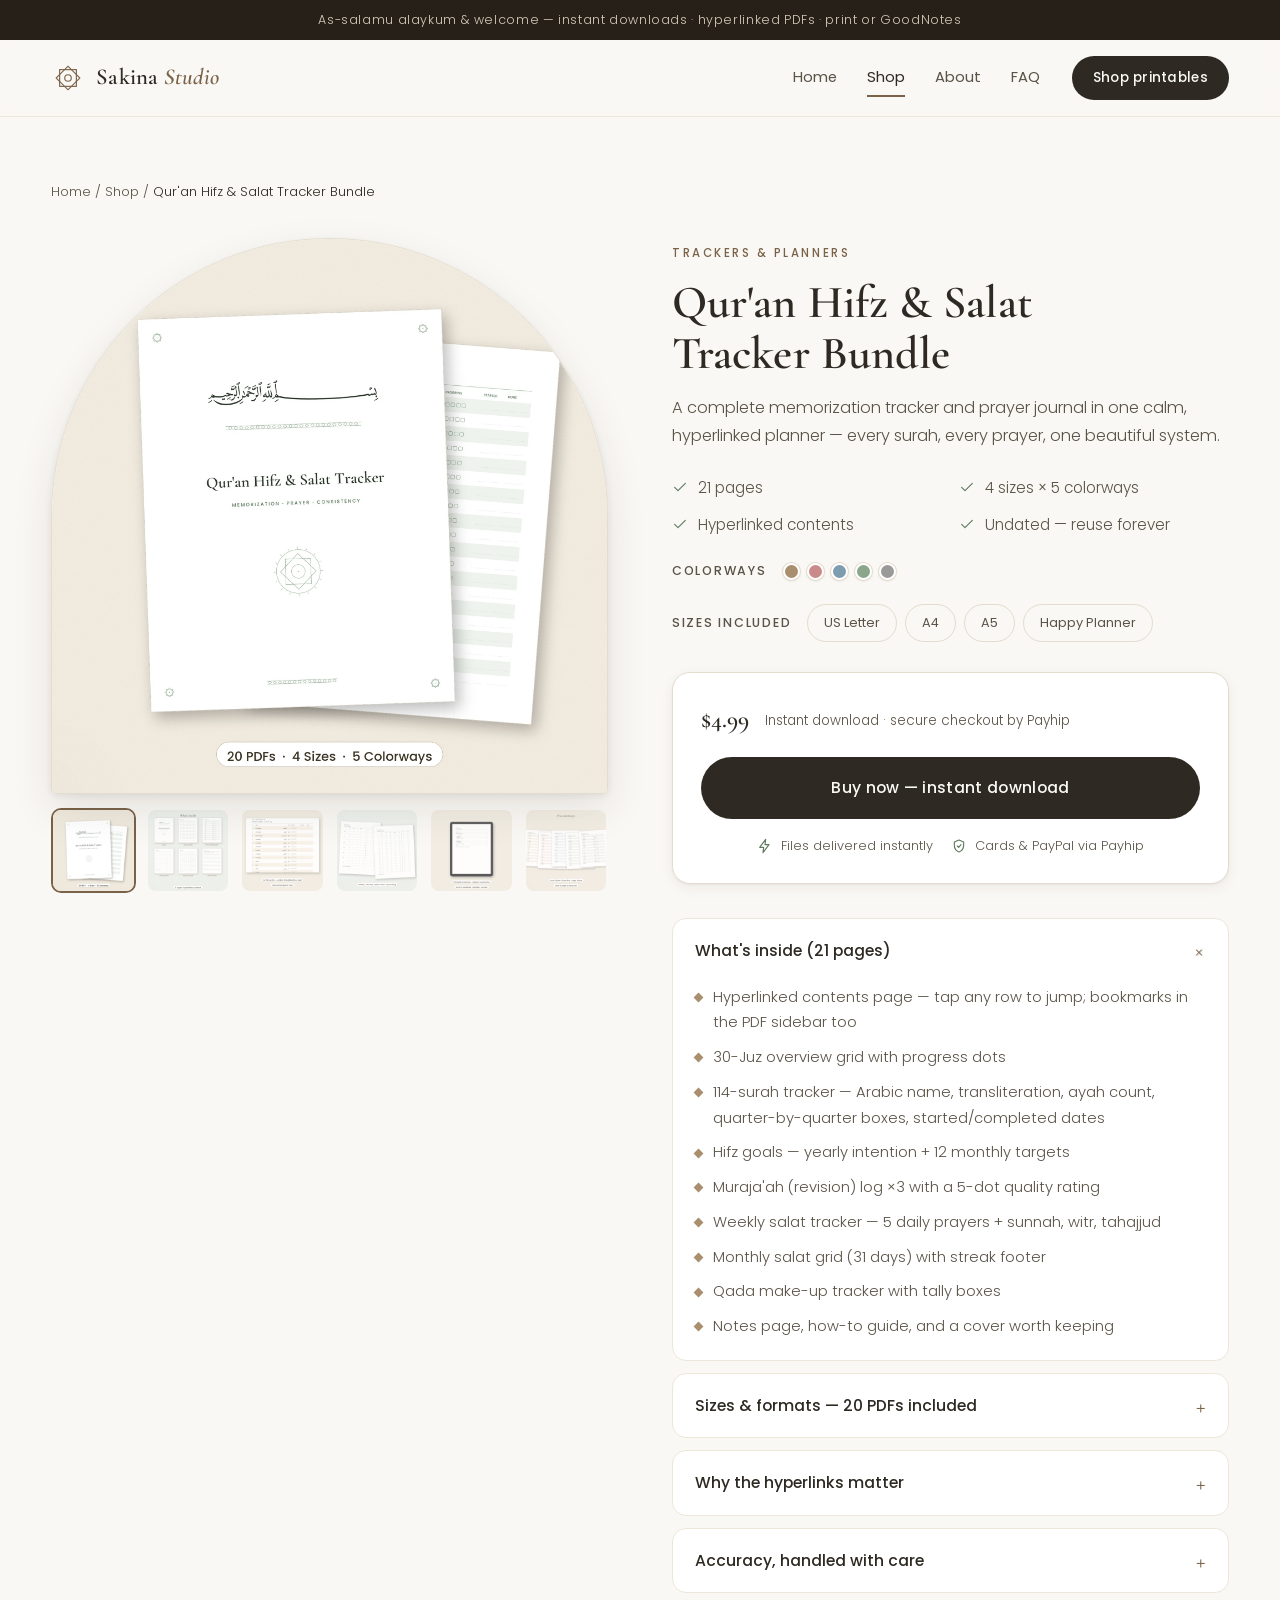
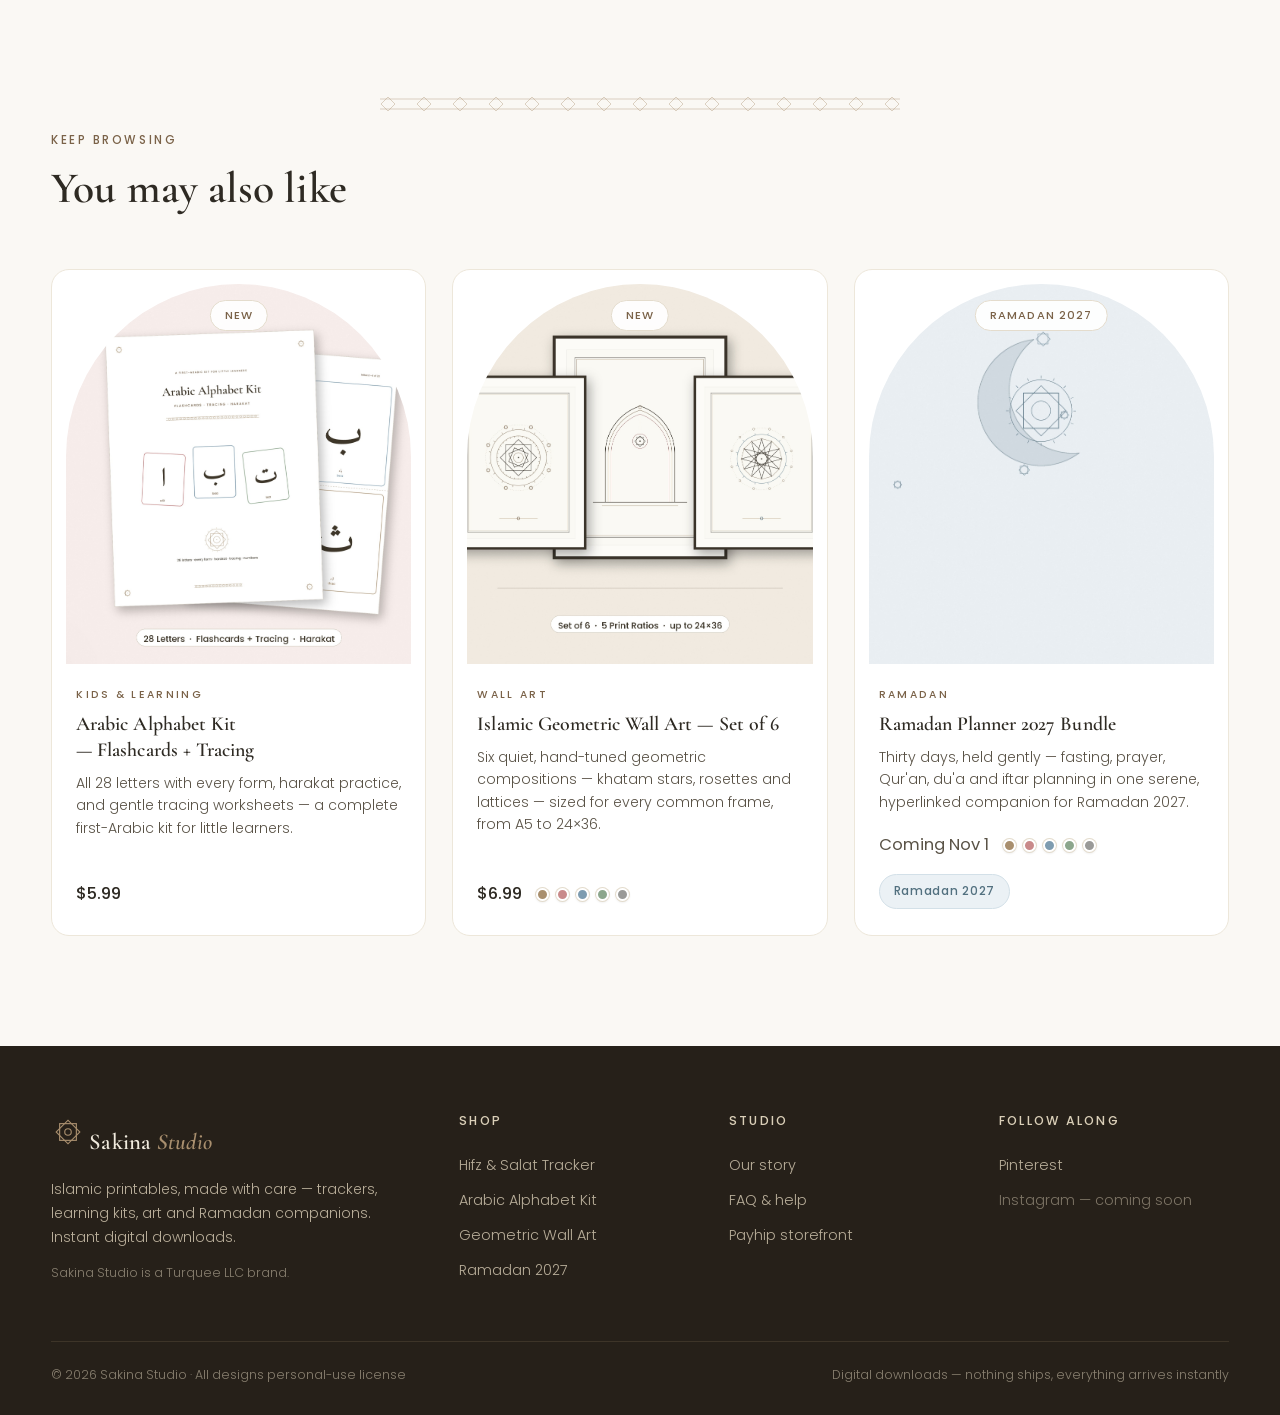
<file: quran-hifz-salat-tracker.html>
<!DOCTYPE html>
<html lang="en">
<head>
<meta charset="utf-8">
<meta name="viewport" content="width=device-width, initial-scale=1">
<title>Qur'an Hifz & Salat Tracker Bundle — Sakina Studio</title>
<meta name="description" content="Printable Qur'an hifz tracker + salat prayer journal. 114-surah tracker, juz overview, muraja'ah log, weekly & monthly prayer grids. 4 sizes, 5 colorways, hyperlinked PDF. Instant download.">
<link rel="canonical" href="https://sakina.turquee.com/quran-hifz-salat-tracker.html">
<meta name="theme-color" content="#FAF8F4">
<meta property="og:site_name" content="Sakina Studio">
<meta property="og:title" content="Qur'an Hifz & Salat Tracker Bundle — Sakina Studio">
<meta property="og:description" content="Printable Qur'an hifz tracker + salat prayer journal. 114-surah tracker, juz overview, muraja'ah log, weekly & monthly prayer grids. 4 sizes, 5 colorways, hyperlinked PDF. Instant download.">
<meta property="og:url" content="https://sakina.turquee.com/quran-hifz-salat-tracker.html">
<meta property="og:type" content="website">
<meta property="og:image" content="https://sakina.turquee.com/img/p1_hero.jpg">
<meta name="twitter:card" content="summary_large_image">
<link rel="icon" type="image/png" sizes="32x32" href="img/favicon-32.png">
<link rel="icon" type="image/png" sizes="64x64" href="img/favicon-64.png">
<link rel="apple-touch-icon" href="img/apple-touch-icon.png">
<link rel="preconnect" href="https://fonts.googleapis.com">
<link rel="preconnect" href="https://fonts.gstatic.com" crossorigin>
<link href="https://fonts.googleapis.com/css2?family=Cormorant+Garamond:ital,wght@0,500;0,600;1,500&family=Poppins:wght@300;400;500&display=swap" rel="stylesheet">
<link rel="stylesheet" href="css/main.css">
<script type="application/ld+json">{"@context": "https://schema.org", "@type": "Product", "name": "Qur'an Hifz & Salat Tracker Bundle", "description": "Printable Qur'an hifz tracker + salat prayer journal. 114-surah tracker, juz overview, muraja'ah log, weekly & monthly prayer grids. 4 sizes, 5 colorways, hyperlinked PDF. Instant download.", "image": "https://sakina.turquee.com/img/p1_hero.jpg", "brand": {"@type": "Brand", "name": "Sakina Studio"}, "offers": {"@type": "Offer", "price": "4.99", "priceCurrency": "USD", "availability": "https://schema.org/InStock", "url": "https://shop.turquee.com/b/gr8Vn"}}</script>
</head>
<body>
<a class="skip" href="#main">Skip to content</a>
<div class="announce">As-salamu alaykum & welcome — instant downloads · hyperlinked PDFs · print or GoodNotes</div>
<header class="site-header" id="top">
  <div class="container header-in">
    <a class="logo" href="index.html" aria-label="Sakina Studio — home">
      <svg class="logo-mark" viewBox="0 0 48 48" fill="none" stroke="currentColor" stroke-width="1.6" aria-hidden="true">
<rect x="12.2" y="12.2" width="23.6" height="23.6"/>
<rect x="12.2" y="12.2" width="23.6" height="23.6" transform="rotate(45 24 24)"/>
<circle cx="24" cy="24" r="4.6"/></svg>
      <span class="logo-text">Sakina <em>Studio</em></span>
    </a>
    <nav class="nav" aria-label="Main"><a href="index.html">Home</a><a href="shop.html" class="active">Shop</a><a href="about.html">About</a><a href="faq.html">FAQ</a></nav>
    <div class="header-cta">
      <a class="btn btn-sm btn-primary" href="shop.html">Shop printables</a>
    </div>
    <button class="nav-toggle" aria-expanded="false" aria-label="Menu">
      <span></span><span></span><span></span>
    </button>
  </div>
</header>
<main id="main">
<section class="product">
  <div class="container">
    <nav class="crumbs" aria-label="Breadcrumb">
      <a href="index.html">Home</a> / <a href="shop.html">Shop</a> / <span>Qur'an Hifz & Salat Tracker Bundle</span>
    </nav>
    <div class="product-grid">
      <div class="gallery">
        <div class="arch arch-product"><img id="gallery-main" src="img/p1_1.jpg"
          alt="Qur'an Hifz & Salat Tracker Bundle — product preview"></div>
        <div class="thumbs"><button class="thumb active" data-src="img/p1_1.jpg" aria-label="View image 1"><img src="img/p1_1.jpg" alt="" loading="lazy"></button><button class="thumb" data-src="img/p1_2.jpg" aria-label="View image 2"><img src="img/p1_2.jpg" alt="" loading="lazy"></button><button class="thumb" data-src="img/p1_3.jpg" aria-label="View image 3"><img src="img/p1_3.jpg" alt="" loading="lazy"></button><button class="thumb" data-src="img/p1_4.jpg" aria-label="View image 4"><img src="img/p1_4.jpg" alt="" loading="lazy"></button><button class="thumb" data-src="img/p1_5.jpg" aria-label="View image 5"><img src="img/p1_5.jpg" alt="" loading="lazy"></button><button class="thumb" data-src="img/p1_6.jpg" aria-label="View image 6"><img src="img/p1_6.jpg" alt="" loading="lazy"></button></div>
      </div>
      <div class="product-info">
        <span class="kicker">Trackers & Planners</span>
        <h1>Qur'an Hifz & Salat Tracker Bundle</h1>
        <p class="lede">A complete memorization tracker and prayer journal in one calm, hyperlinked planner — every surah, every prayer, one beautiful system.</p>
        <ul class="ticks ticks-2col"><li><svg class="icon icon-sm" viewBox="0 0 24 24" fill="none" stroke="currentColor" stroke-width="1.7" stroke-linecap="round" stroke-linejoin="round" aria-hidden="true"><path d="M4 12.5l5 5L20 6.5"/></svg> 21 pages</li><li><svg class="icon icon-sm" viewBox="0 0 24 24" fill="none" stroke="currentColor" stroke-width="1.7" stroke-linecap="round" stroke-linejoin="round" aria-hidden="true"><path d="M4 12.5l5 5L20 6.5"/></svg> 4 sizes × 5 colorways</li><li><svg class="icon icon-sm" viewBox="0 0 24 24" fill="none" stroke="currentColor" stroke-width="1.7" stroke-linecap="round" stroke-linejoin="round" aria-hidden="true"><path d="M4 12.5l5 5L20 6.5"/></svg> Hyperlinked contents</li><li><svg class="icon icon-sm" viewBox="0 0 24 24" fill="none" stroke="currentColor" stroke-width="1.7" stroke-linecap="round" stroke-linejoin="round" aria-hidden="true"><path d="M4 12.5l5 5L20 6.5"/></svg> Undated — reuse forever</li></ul>
        <div class='opt'><span class='opt-label'>Colorways</span><span class="dots" aria-label="Five colorways: sand, blush, dusty blue, sage, stone"><span class="dot" style="background:#A98F6E" title="Sand"></span><span class="dot" style="background:#C98A8A" title="Blush"></span><span class="dot" style="background:#7E9CB0" title="Dusty Blue"></span><span class="dot" style="background:#8CA68C" title="Sage"></span><span class="dot" style="background:#9A9A98" title="Stone"></span></span></div>
        <div class="opt"><span class="opt-label">Sizes included</span><div class="chip-row"><span class="chip chip-static">US Letter</span><span class="chip chip-static">A4</span><span class="chip chip-static">A5</span><span class="chip chip-static">Happy Planner</span></div></div>
        
<div class="buy-block">
  <div class="buy-price"><span class="price price-lg">$4.99</span>
    <span class="buy-fine">Instant download · secure checkout by Payhip</span></div>
  <a href="https://shop.turquee.com/buy?s=1&cart_links%5B%5D=gr8Vn&qty%5Bgr8Vn%5D=1" class="btn btn-primary btn-lg">Buy now — instant download</a>
  <div class="trust-row">
    <svg class="icon icon-sm" viewBox="0 0 24 24" fill="none" stroke="currentColor" stroke-width="1.7" stroke-linecap="round" stroke-linejoin="round" aria-hidden="true"><path d="M13 2L4 14h6l-1 8 9-12h-6l1-8z"/></svg> Files delivered instantly
    <svg class="icon icon-sm" viewBox="0 0 24 24" fill="none" stroke="currentColor" stroke-width="1.7" stroke-linecap="round" stroke-linejoin="round" aria-hidden="true"><path d="M12 3l7 3v5c0 4.5-3 8.5-7 10-4-1.5-7-5.5-7-10V6l7-3z"/><path d="M9.5 12l2 2 3.5-4"/></svg> Cards &amp; PayPal via Payhip
  </div>
</div>
        <div class="acc-stack"><details class="acc" open>
  <summary>What's inside (21 pages)</summary>
  <ul><li>Hyperlinked contents page — tap any row to jump; bookmarks in the PDF sidebar too</li><li>30-Juz overview grid with progress dots</li><li>114-surah tracker — Arabic name, transliteration, ayah count, quarter-by-quarter boxes, started/completed dates</li><li>Hifz goals — yearly intention + 12 monthly targets</li><li>Muraja'ah (revision) log ×3 with a 5-dot quality rating</li><li>Weekly salat tracker — 5 daily prayers + sunnah, witr, tahajjud</li><li>Monthly salat grid (31 days) with streak footer</li><li>Qada make-up tracker with tally boxes</li><li>Notes page, how-to guide, and a cover worth keeping</li></ul>
</details><details class="acc">
  <summary>Sizes & formats — 20 PDFs included</summary>
  <ul><li>US Letter (8.5×11") · A4 · A5 · Happy Planner (7×9.25")</li><li>Each size in five colorways: Sand, Blush, Dusty Blue, Sage, Stone</li><li>Undated — start any day, reuse for as long as you need</li><li>Delivered as 4 ZIPs (one per size) + a QuickStart guide PDF</li></ul>
</details><details class="acc">
  <summary>Why the hyperlinks matter</summary>
  <ul><li>Most printable planners make you scroll. Here, the contents page is clickable and every section is bookmarked.</li><li>Works like an app in GoodNotes, Notability, or Adobe Acrobat (free).</li></ul>
</details><details class="acc">
  <summary>Accuracy, handled with care</summary>
  <ul><li>Surah names and ayah counts verified against the Tanzil Qur'an database (standard Kufan/Hafs numbering, 6,236 ayat).</li><li>No Qur'anic verse text is reproduced inside the planner, so printed pages can be used and recycled respectfully.</li></ul>
</details></div>
      </div>
    </div>
  </div>
</section>
<div class="divider" role="presentation"></div>
<section class="also">
  <div class="container">
    <div class="section-head"><span class="kicker">Keep browsing</span><h2>You may also like</h2></div>
    <div class="grid grid-3">
<a class="card" href="arabic-alphabet-flashcards-tracing.html" data-cat="kids">
  <div class="card-media arch">
    <img src="img/p2_hero.jpg" alt="Arabic Alphabet Kit — Flashcards + Tracing — preview" loading="lazy">
    <span class="card-badge">New</span>
  </div>
  <div class="card-body">
    <span class="kicker">Kids & Learning</span>
    <h3>Arabic Alphabet Kit — Flashcards + Tracing</h3>
    <p class="card-short">All 28 letters with every form, harakat practice, and gentle tracing worksheets — a complete first-Arabic kit for little learners.</p>
    <div class="card-meta"><span class="price">$5.99</span></div>
  </div>
</a>
<a class="card" href="islamic-geometric-wall-art.html" data-cat="art">
  <div class="card-media arch">
    <img src="img/p3_hero.jpg" alt="Islamic Geometric Wall Art — Set of 6 — preview" loading="lazy">
    <span class="card-badge">New</span>
  </div>
  <div class="card-body">
    <span class="kicker">Wall Art</span>
    <h3>Islamic Geometric Wall Art — Set of 6</h3>
    <p class="card-short">Six quiet, hand-tuned geometric compositions — khatam stars, rosettes and lattices — sized for every common frame, from A5 to 24×36.</p>
    <div class="card-meta"><span class="price">$6.99</span><span class="dots dots-sm" aria-label="Five colorways: sand, blush, dusty blue, sage, stone"><span class="dot" style="background:#A98F6E" title="Sand"></span><span class="dot" style="background:#C98A8A" title="Blush"></span><span class="dot" style="background:#7E9CB0" title="Dusty Blue"></span><span class="dot" style="background:#8CA68C" title="Sage"></span><span class="dot" style="background:#9A9A98" title="Stone"></span></span></div>
  </div>
</a>
<a class="card" href="ramadan-planner-2027.html" data-cat="ramadan">
  <div class="card-media arch">
    <img src="img/p4_hero.jpg" alt="Ramadan Planner 2027 Bundle — preview" loading="lazy">
    <span class="card-badge">Ramadan 2027</span>
  </div>
  <div class="card-body">
    <span class="kicker">Ramadan</span>
    <h3>Ramadan Planner 2027 Bundle</h3>
    <p class="card-short">Thirty days, held gently — fasting, prayer, Qur'an, du'a and iftar planning in one serene, hyperlinked companion for Ramadan 2027.</p>
    <div class="card-meta"><span class="price price-muted">Coming Nov 1</span><span class="dots dots-sm" aria-label="Five colorways: sand, blush, dusty blue, sage, stone"><span class="dot" style="background:#A98F6E" title="Sand"></span><span class="dot" style="background:#C98A8A" title="Blush"></span><span class="dot" style="background:#7E9CB0" title="Dusty Blue"></span><span class="dot" style="background:#8CA68C" title="Sage"></span><span class="dot" style="background:#9A9A98" title="Stone"></span></span><span class="pill pill-coming">Ramadan 2027</span></div>
  </div>
</a></div>
  </div>
</section></main>
<footer class="site-footer">
  <div class="container">
    <div class="footer-grid">
      <div class="footer-brand">
        <a class="logo logo-light" href="index.html"><svg class="logo-mark" viewBox="0 0 48 48" fill="none" stroke="currentColor" stroke-width="1.6" aria-hidden="true">
<rect x="12.2" y="12.2" width="23.6" height="23.6"/>
<rect x="12.2" y="12.2" width="23.6" height="23.6" transform="rotate(45 24 24)"/>
<circle cx="24" cy="24" r="4.6"/></svg>
          <span class="logo-text">Sakina <em>Studio</em></span></a>
        <p>Islamic printables, made with care — trackers, learning kits, art and Ramadan companions. Instant digital downloads.</p>
        <p class="footer-fine">Sakina Studio is a Turquee LLC brand.</p>
      </div>
      <div>
        <h4>Shop</h4>
        <a href="quran-hifz-salat-tracker.html">Hifz &amp; Salat Tracker</a>
        <a href="arabic-alphabet-flashcards-tracing.html">Arabic Alphabet Kit</a>
        <a href="islamic-geometric-wall-art.html">Geometric Wall Art</a>
        <a href="shop.html#ramadan">Ramadan 2027</a>
      </div>
      <div>
        <h4>Studio</h4>
        <a href="about.html">Our story</a>
        <a href="faq.html">FAQ &amp; help</a>
        <a href="https://shop.turquee.com" rel="noopener">Payhip storefront</a>
      </div>
      <div>
        <h4>Follow along</h4>
        <a href="https://www.pinterest.com/TheSakinaStudio/" rel="noopener">Pinterest</a>
        <span class="soon">Instagram — coming soon</span>
      </div>
    </div>
    <div class="footer-bar">
      <span>© 2026 Sakina Studio · All designs personal-use license</span>
      <span>Digital downloads — nothing ships, everything arrives instantly</span>
    </div>
  </div>
</footer>
<script src="js/main.js"></script>
</body>
</html>
</file>
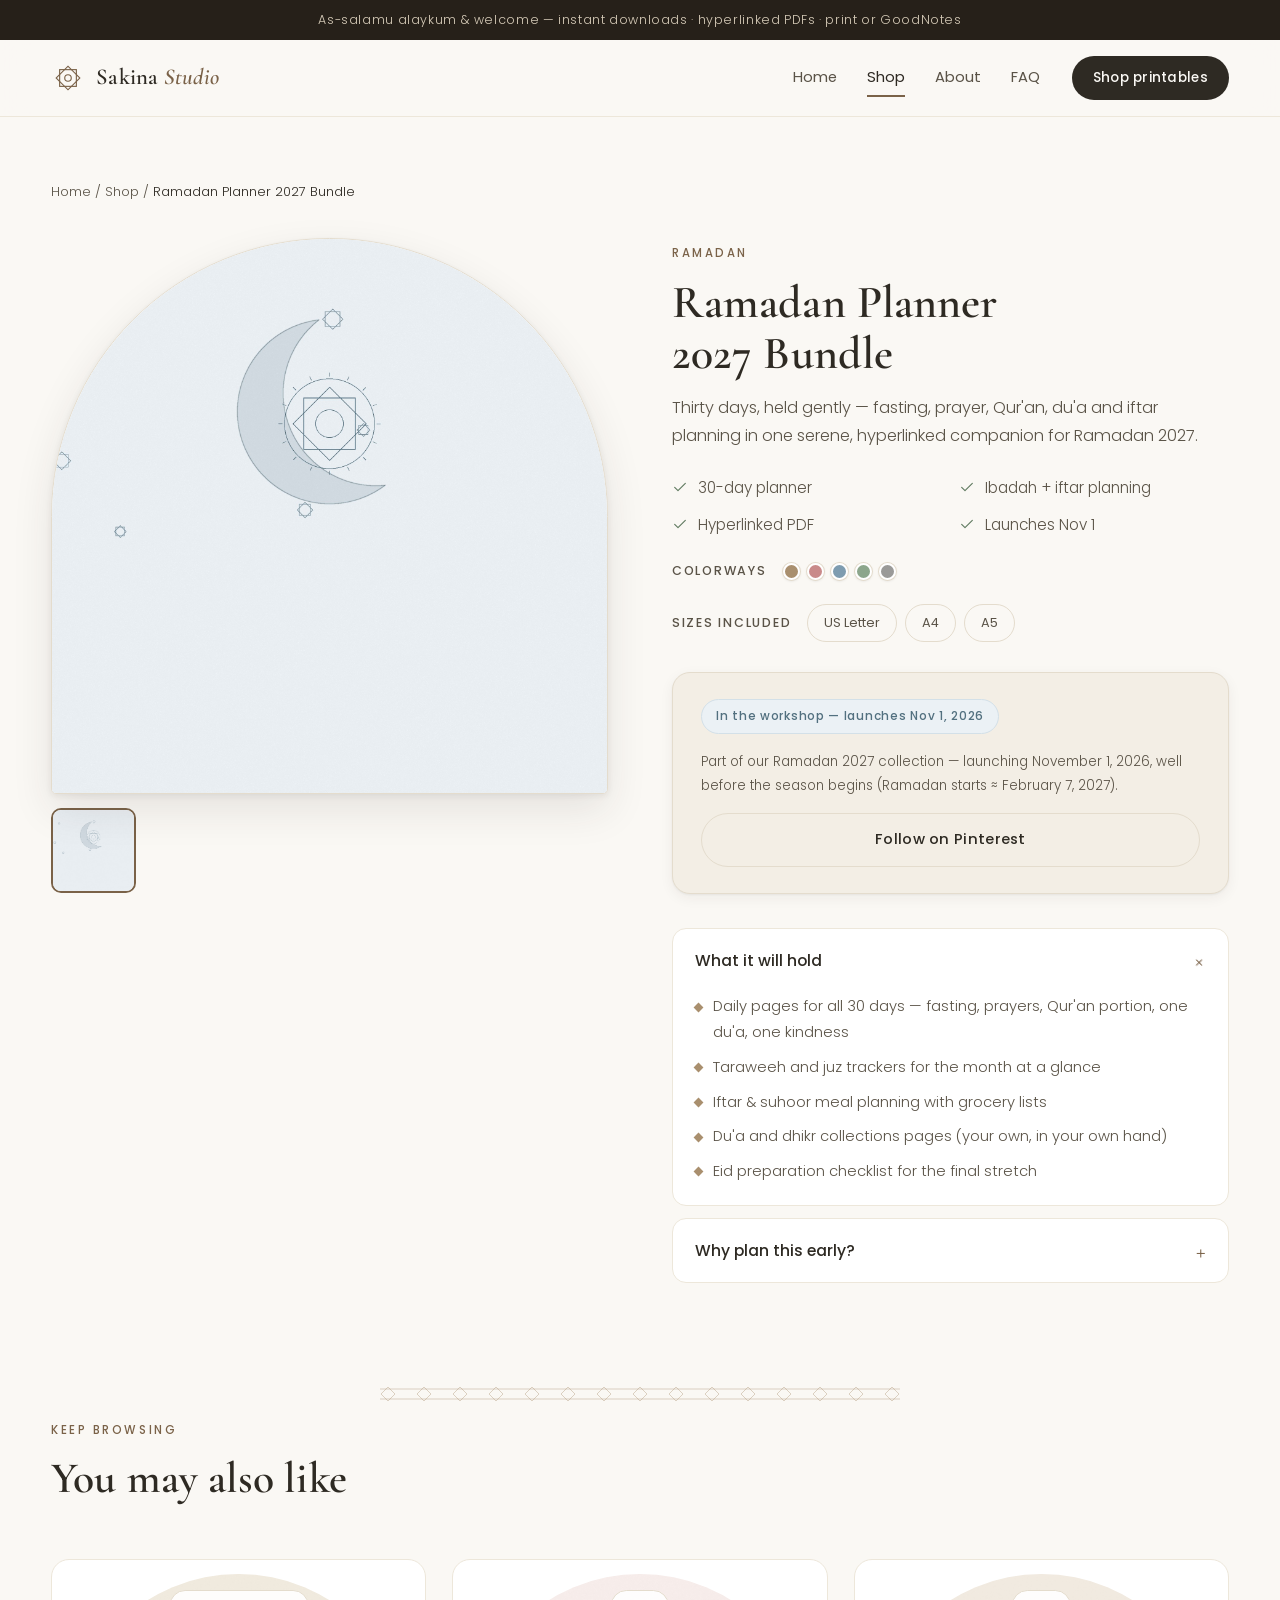
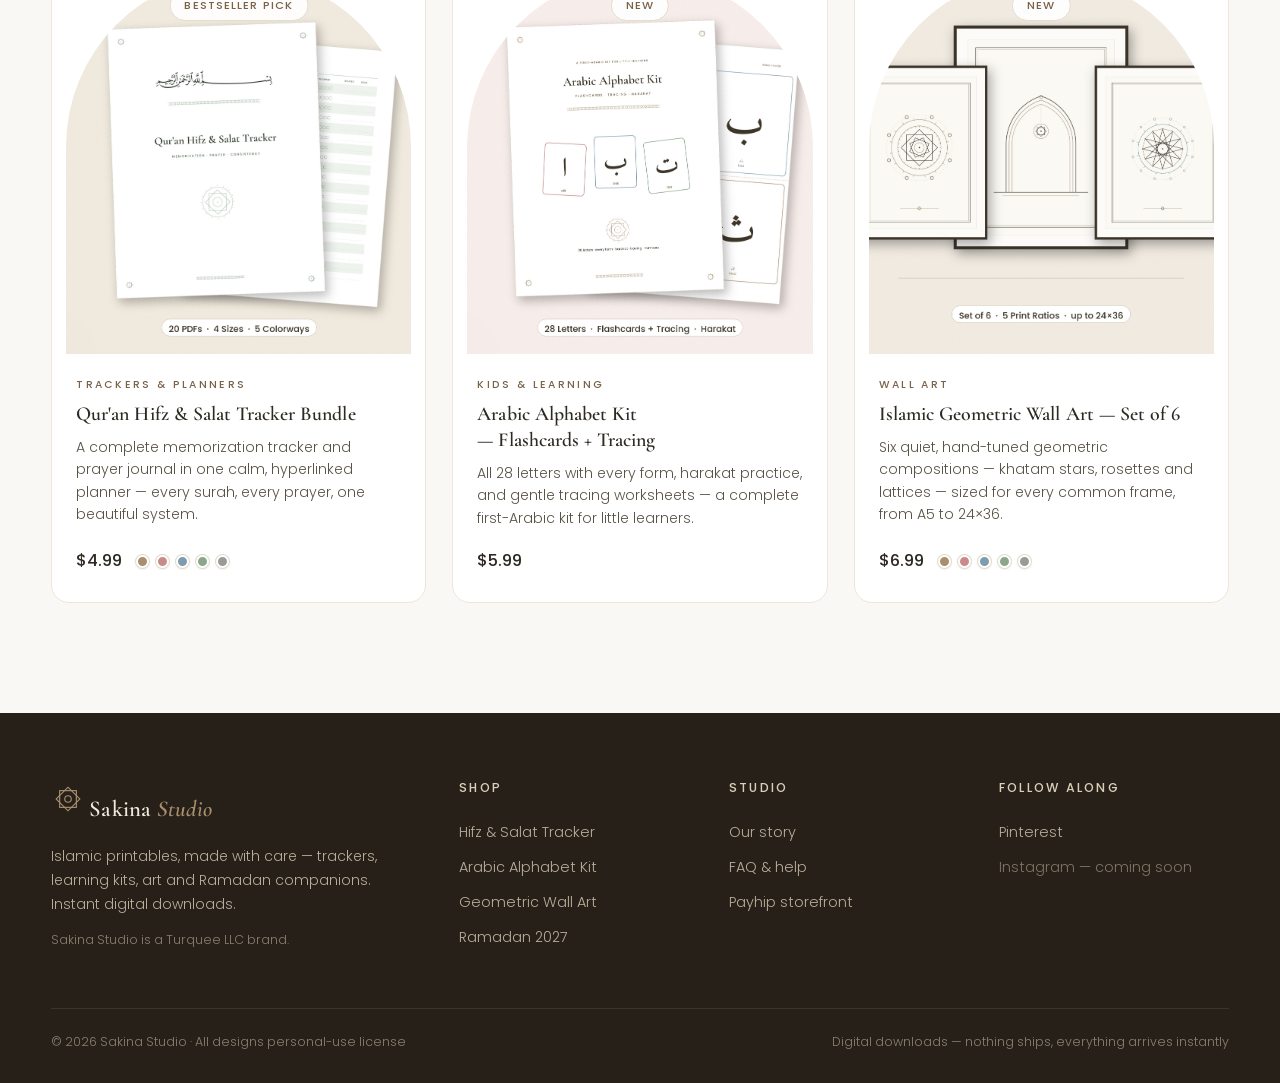
<file: ramadan-planner-2027.html>
<!DOCTYPE html>
<html lang="en">
<head>
<meta charset="utf-8">
<meta name="viewport" content="width=device-width, initial-scale=1">
<title>Ramadan Planner 2027 Bundle — Sakina Studio</title>
<meta name="description" content="Ramadan Planner 2027 — printable 30-day Ramadan companion: fasting, prayer, Qur'an, du'a, iftar planning. Launching November 2026.">
<link rel="canonical" href="https://sakina.turquee.com/ramadan-planner-2027.html">
<meta name="theme-color" content="#FAF8F4">
<meta property="og:site_name" content="Sakina Studio">
<meta property="og:title" content="Ramadan Planner 2027 Bundle — Sakina Studio">
<meta property="og:description" content="Ramadan Planner 2027 — printable 30-day Ramadan companion: fasting, prayer, Qur'an, du'a, iftar planning. Launching November 2026.">
<meta property="og:url" content="https://sakina.turquee.com/ramadan-planner-2027.html">
<meta property="og:type" content="website">
<meta property="og:image" content="https://sakina.turquee.com/img/p4_hero.jpg">
<meta name="twitter:card" content="summary_large_image">
<link rel="icon" type="image/png" sizes="32x32" href="img/favicon-32.png">
<link rel="icon" type="image/png" sizes="64x64" href="img/favicon-64.png">
<link rel="apple-touch-icon" href="img/apple-touch-icon.png">
<link rel="preconnect" href="https://fonts.googleapis.com">
<link rel="preconnect" href="https://fonts.gstatic.com" crossorigin>
<link href="https://fonts.googleapis.com/css2?family=Cormorant+Garamond:ital,wght@0,500;0,600;1,500&family=Poppins:wght@300;400;500&display=swap" rel="stylesheet">
<link rel="stylesheet" href="css/main.css">

</head>
<body>
<a class="skip" href="#main">Skip to content</a>
<div class="announce">As-salamu alaykum & welcome — instant downloads · hyperlinked PDFs · print or GoodNotes</div>
<header class="site-header" id="top">
  <div class="container header-in">
    <a class="logo" href="index.html" aria-label="Sakina Studio — home">
      <svg class="logo-mark" viewBox="0 0 48 48" fill="none" stroke="currentColor" stroke-width="1.6" aria-hidden="true">
<rect x="12.2" y="12.2" width="23.6" height="23.6"/>
<rect x="12.2" y="12.2" width="23.6" height="23.6" transform="rotate(45 24 24)"/>
<circle cx="24" cy="24" r="4.6"/></svg>
      <span class="logo-text">Sakina <em>Studio</em></span>
    </a>
    <nav class="nav" aria-label="Main"><a href="index.html">Home</a><a href="shop.html" class="active">Shop</a><a href="about.html">About</a><a href="faq.html">FAQ</a></nav>
    <div class="header-cta">
      <a class="btn btn-sm btn-primary" href="shop.html">Shop printables</a>
    </div>
    <button class="nav-toggle" aria-expanded="false" aria-label="Menu">
      <span></span><span></span><span></span>
    </button>
  </div>
</header>
<main id="main">
<section class="product">
  <div class="container">
    <nav class="crumbs" aria-label="Breadcrumb">
      <a href="index.html">Home</a> / <a href="shop.html">Shop</a> / <span>Ramadan Planner 2027 Bundle</span>
    </nav>
    <div class="product-grid">
      <div class="gallery">
        <div class="arch arch-product"><img id="gallery-main" src="img/p4_hero.jpg"
          alt="Ramadan Planner 2027 Bundle — product preview"></div>
        <div class="thumbs"><button class="thumb active" data-src="img/p4_hero.jpg" aria-label="View image 1"><img src="img/p4_hero.jpg" alt="" loading="lazy"></button></div>
      </div>
      <div class="product-info">
        <span class="kicker">Ramadan</span>
        <h1>Ramadan Planner 2027 Bundle</h1>
        <p class="lede">Thirty days, held gently — fasting, prayer, Qur'an, du'a and iftar planning in one serene, hyperlinked companion for Ramadan 2027.</p>
        <ul class="ticks ticks-2col"><li><svg class="icon icon-sm" viewBox="0 0 24 24" fill="none" stroke="currentColor" stroke-width="1.7" stroke-linecap="round" stroke-linejoin="round" aria-hidden="true"><path d="M4 12.5l5 5L20 6.5"/></svg> 30-day planner</li><li><svg class="icon icon-sm" viewBox="0 0 24 24" fill="none" stroke="currentColor" stroke-width="1.7" stroke-linecap="round" stroke-linejoin="round" aria-hidden="true"><path d="M4 12.5l5 5L20 6.5"/></svg> Ibadah + iftar planning</li><li><svg class="icon icon-sm" viewBox="0 0 24 24" fill="none" stroke="currentColor" stroke-width="1.7" stroke-linecap="round" stroke-linejoin="round" aria-hidden="true"><path d="M4 12.5l5 5L20 6.5"/></svg> Hyperlinked PDF</li><li><svg class="icon icon-sm" viewBox="0 0 24 24" fill="none" stroke="currentColor" stroke-width="1.7" stroke-linecap="round" stroke-linejoin="round" aria-hidden="true"><path d="M4 12.5l5 5L20 6.5"/></svg> Launches Nov 1</li></ul>
        <div class='opt'><span class='opt-label'>Colorways</span><span class="dots" aria-label="Five colorways: sand, blush, dusty blue, sage, stone"><span class="dot" style="background:#A98F6E" title="Sand"></span><span class="dot" style="background:#C98A8A" title="Blush"></span><span class="dot" style="background:#7E9CB0" title="Dusty Blue"></span><span class="dot" style="background:#8CA68C" title="Sage"></span><span class="dot" style="background:#9A9A98" title="Stone"></span></span></div>
        <div class="opt"><span class="opt-label">Sizes included</span><div class="chip-row"><span class="chip chip-static">US Letter</span><span class="chip chip-static">A4</span><span class="chip chip-static">A5</span></div></div>
        
<div class="buy-block buy-block-soon">
  <div class="buy-price"><span class="pill pill-coming">In the workshop — launches Nov 1, 2026</span></div>
  <p class="buy-fine">Part of our Ramadan 2027 collection — launching November 1, 2026,
  well before the season begins (Ramadan starts ≈ February 7, 2027).</p>
  <a href="https://www.pinterest.com/TheSakinaStudio/" class="btn btn-ghost" rel="noopener">Follow on Pinterest</a>
</div>
        <div class="acc-stack"><details class="acc" open>
  <summary>What it will hold</summary>
  <ul><li>Daily pages for all 30 days — fasting, prayers, Qur'an portion, one du'a, one kindness</li><li>Taraweeh and juz trackers for the month at a glance</li><li>Iftar & suhoor meal planning with grocery lists</li><li>Du'a and dhikr collections pages (your own, in your own hand)</li><li>Eid preparation checklist for the final stretch</li></ul>
</details><details class="acc">
  <summary>Why plan this early?</summary>
  <ul><li>Ramadan 2027 begins around February 7 — the best planning happens in the calm weeks before</li><li>Launching November 1 so it's ready long before the season rushes in</li></ul>
</details></div>
      </div>
    </div>
  </div>
</section>
<div class="divider" role="presentation"></div>
<section class="also">
  <div class="container">
    <div class="section-head"><span class="kicker">Keep browsing</span><h2>You may also like</h2></div>
    <div class="grid grid-3">
<a class="card" href="quran-hifz-salat-tracker.html" data-cat="trackers">
  <div class="card-media arch">
    <img src="img/p1_hero.jpg" alt="Qur'an Hifz & Salat Tracker Bundle — preview" loading="lazy">
    <span class="card-badge">Bestseller pick</span>
  </div>
  <div class="card-body">
    <span class="kicker">Trackers & Planners</span>
    <h3>Qur'an Hifz & Salat Tracker Bundle</h3>
    <p class="card-short">A complete memorization tracker and prayer journal in one calm, hyperlinked planner — every surah, every prayer, one beautiful system.</p>
    <div class="card-meta"><span class="price">$4.99</span><span class="dots dots-sm" aria-label="Five colorways: sand, blush, dusty blue, sage, stone"><span class="dot" style="background:#A98F6E" title="Sand"></span><span class="dot" style="background:#C98A8A" title="Blush"></span><span class="dot" style="background:#7E9CB0" title="Dusty Blue"></span><span class="dot" style="background:#8CA68C" title="Sage"></span><span class="dot" style="background:#9A9A98" title="Stone"></span></span></div>
  </div>
</a>
<a class="card" href="arabic-alphabet-flashcards-tracing.html" data-cat="kids">
  <div class="card-media arch">
    <img src="img/p2_hero.jpg" alt="Arabic Alphabet Kit — Flashcards + Tracing — preview" loading="lazy">
    <span class="card-badge">New</span>
  </div>
  <div class="card-body">
    <span class="kicker">Kids & Learning</span>
    <h3>Arabic Alphabet Kit — Flashcards + Tracing</h3>
    <p class="card-short">All 28 letters with every form, harakat practice, and gentle tracing worksheets — a complete first-Arabic kit for little learners.</p>
    <div class="card-meta"><span class="price">$5.99</span></div>
  </div>
</a>
<a class="card" href="islamic-geometric-wall-art.html" data-cat="art">
  <div class="card-media arch">
    <img src="img/p3_hero.jpg" alt="Islamic Geometric Wall Art — Set of 6 — preview" loading="lazy">
    <span class="card-badge">New</span>
  </div>
  <div class="card-body">
    <span class="kicker">Wall Art</span>
    <h3>Islamic Geometric Wall Art — Set of 6</h3>
    <p class="card-short">Six quiet, hand-tuned geometric compositions — khatam stars, rosettes and lattices — sized for every common frame, from A5 to 24×36.</p>
    <div class="card-meta"><span class="price">$6.99</span><span class="dots dots-sm" aria-label="Five colorways: sand, blush, dusty blue, sage, stone"><span class="dot" style="background:#A98F6E" title="Sand"></span><span class="dot" style="background:#C98A8A" title="Blush"></span><span class="dot" style="background:#7E9CB0" title="Dusty Blue"></span><span class="dot" style="background:#8CA68C" title="Sage"></span><span class="dot" style="background:#9A9A98" title="Stone"></span></span></div>
  </div>
</a></div>
  </div>
</section></main>
<footer class="site-footer">
  <div class="container">
    <div class="footer-grid">
      <div class="footer-brand">
        <a class="logo logo-light" href="index.html"><svg class="logo-mark" viewBox="0 0 48 48" fill="none" stroke="currentColor" stroke-width="1.6" aria-hidden="true">
<rect x="12.2" y="12.2" width="23.6" height="23.6"/>
<rect x="12.2" y="12.2" width="23.6" height="23.6" transform="rotate(45 24 24)"/>
<circle cx="24" cy="24" r="4.6"/></svg>
          <span class="logo-text">Sakina <em>Studio</em></span></a>
        <p>Islamic printables, made with care — trackers, learning kits, art and Ramadan companions. Instant digital downloads.</p>
        <p class="footer-fine">Sakina Studio is a Turquee LLC brand.</p>
      </div>
      <div>
        <h4>Shop</h4>
        <a href="quran-hifz-salat-tracker.html">Hifz &amp; Salat Tracker</a>
        <a href="arabic-alphabet-flashcards-tracing.html">Arabic Alphabet Kit</a>
        <a href="islamic-geometric-wall-art.html">Geometric Wall Art</a>
        <a href="shop.html#ramadan">Ramadan 2027</a>
      </div>
      <div>
        <h4>Studio</h4>
        <a href="about.html">Our story</a>
        <a href="faq.html">FAQ &amp; help</a>
        <a href="https://shop.turquee.com" rel="noopener">Payhip storefront</a>
      </div>
      <div>
        <h4>Follow along</h4>
        <a href="https://www.pinterest.com/TheSakinaStudio/" rel="noopener">Pinterest</a>
        <span class="soon">Instagram — coming soon</span>
      </div>
    </div>
    <div class="footer-bar">
      <span>© 2026 Sakina Studio · All designs personal-use license</span>
      <span>Digital downloads — nothing ships, everything arrives instantly</span>
    </div>
  </div>
</footer>
<script src="js/main.js"></script>
</body>
</html>
</file>
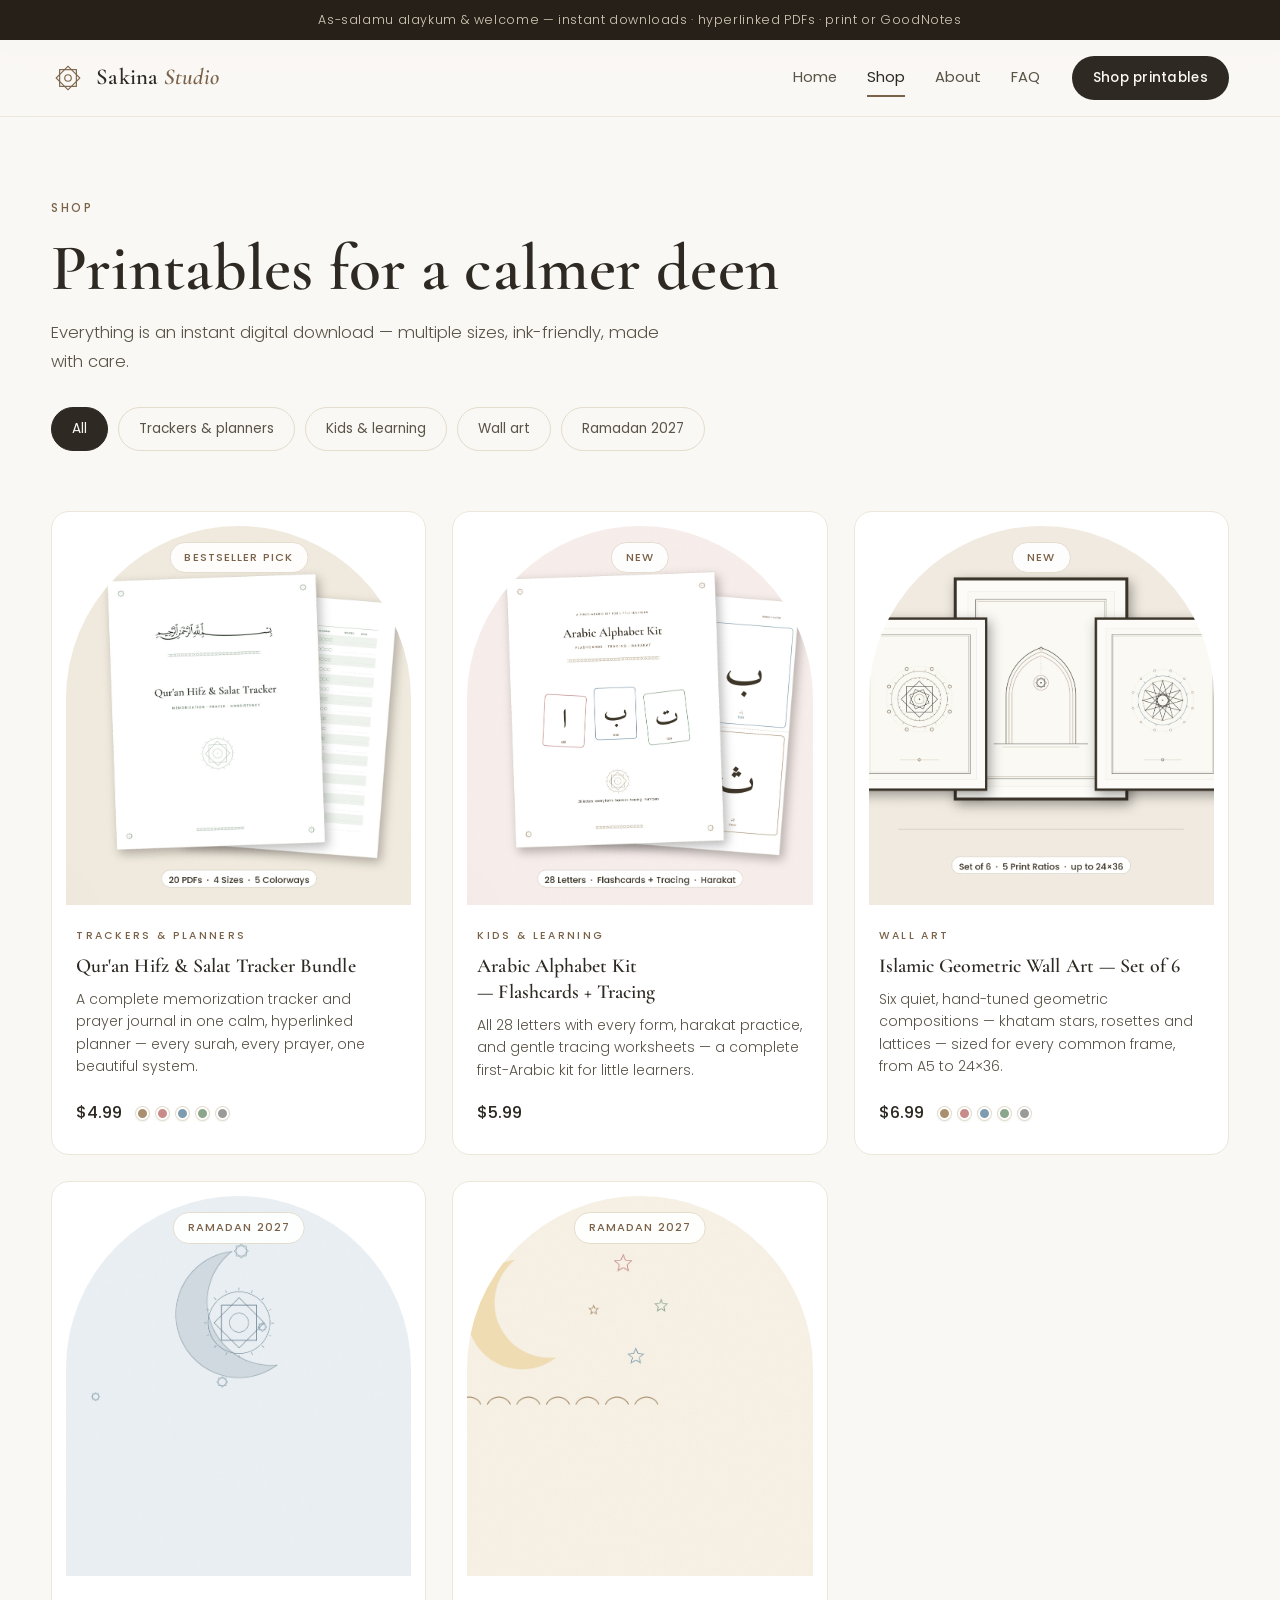
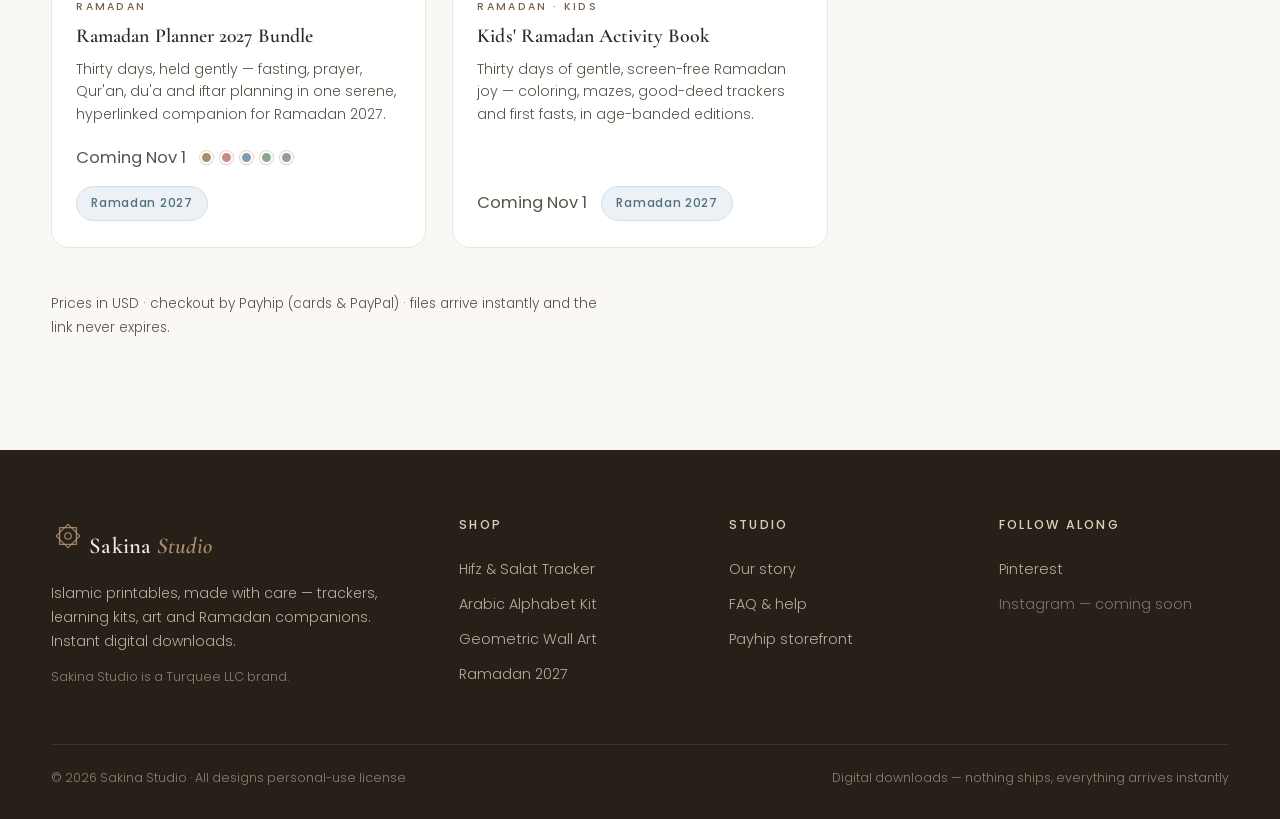
<file: shop.html>
<!DOCTYPE html>
<html lang="en">
<head>
<meta charset="utf-8">
<meta name="viewport" content="width=device-width, initial-scale=1">
<title>Shop Islamic Printables — Sakina Studio</title>
<meta name="description" content="All Sakina Studio printables: Qur'an & salat trackers, Arabic alphabet kits, geometric wall art and Ramadan 2027 companions. Instant download.">
<link rel="canonical" href="https://sakina.turquee.com/shop.html">
<meta name="theme-color" content="#FAF8F4">
<meta property="og:site_name" content="Sakina Studio">
<meta property="og:title" content="Shop Islamic Printables — Sakina Studio">
<meta property="og:description" content="All Sakina Studio printables: Qur'an & salat trackers, Arabic alphabet kits, geometric wall art and Ramadan 2027 companions. Instant download.">
<meta property="og:url" content="https://sakina.turquee.com/shop.html">
<meta property="og:type" content="website">
<meta property="og:image" content="https://sakina.turquee.com/img/og_card.jpg">
<meta name="twitter:card" content="summary_large_image">
<link rel="icon" type="image/png" sizes="32x32" href="img/favicon-32.png">
<link rel="icon" type="image/png" sizes="64x64" href="img/favicon-64.png">
<link rel="apple-touch-icon" href="img/apple-touch-icon.png">
<link rel="preconnect" href="https://fonts.googleapis.com">
<link rel="preconnect" href="https://fonts.gstatic.com" crossorigin>
<link href="https://fonts.googleapis.com/css2?family=Cormorant+Garamond:ital,wght@0,500;0,600;1,500&family=Poppins:wght@300;400;500&display=swap" rel="stylesheet">
<link rel="stylesheet" href="css/main.css">

</head>
<body>
<a class="skip" href="#main">Skip to content</a>
<div class="announce">As-salamu alaykum & welcome — instant downloads · hyperlinked PDFs · print or GoodNotes</div>
<header class="site-header" id="top">
  <div class="container header-in">
    <a class="logo" href="index.html" aria-label="Sakina Studio — home">
      <svg class="logo-mark" viewBox="0 0 48 48" fill="none" stroke="currentColor" stroke-width="1.6" aria-hidden="true">
<rect x="12.2" y="12.2" width="23.6" height="23.6"/>
<rect x="12.2" y="12.2" width="23.6" height="23.6" transform="rotate(45 24 24)"/>
<circle cx="24" cy="24" r="4.6"/></svg>
      <span class="logo-text">Sakina <em>Studio</em></span>
    </a>
    <nav class="nav" aria-label="Main"><a href="index.html">Home</a><a href="shop.html" class="active">Shop</a><a href="about.html">About</a><a href="faq.html">FAQ</a></nav>
    <div class="header-cta">
      <a class="btn btn-sm btn-primary" href="shop.html">Shop printables</a>
    </div>
    <button class="nav-toggle" aria-expanded="false" aria-label="Menu">
      <span></span><span></span><span></span>
    </button>
  </div>
</header>
<main id="main">
<section class="page-head">
  <div class="container">
    <span class="kicker">Shop</span>
    <h1>Printables for a calmer deen</h1>
    <p>Everything is an instant digital download — multiple sizes, ink-friendly, made with care.</p>
    <div class="filters" role="tablist" aria-label="Filter products">
      <button class="chip active" data-filter="all">All</button>
      <button class="chip" data-filter="trackers">Trackers &amp; planners</button>
      <button class="chip" data-filter="kids">Kids &amp; learning</button>
      <button class="chip" data-filter="art">Wall art</button>
      <button class="chip" data-filter="ramadan" id="ramadan">Ramadan 2027</button>
    </div>
  </div>
</section>
<section class="shop-grid">
  <div class="container">
    <div class="grid grid-3" id="product-grid">
<a class="card reveal" href="quran-hifz-salat-tracker.html" data-cat="trackers">
  <div class="card-media arch">
    <img src="img/p1_hero.jpg" alt="Qur'an Hifz & Salat Tracker Bundle — preview" loading="lazy">
    <span class="card-badge">Bestseller pick</span>
  </div>
  <div class="card-body">
    <span class="kicker">Trackers & Planners</span>
    <h3>Qur'an Hifz & Salat Tracker Bundle</h3>
    <p class="card-short">A complete memorization tracker and prayer journal in one calm, hyperlinked planner — every surah, every prayer, one beautiful system.</p>
    <div class="card-meta"><span class="price">$4.99</span><span class="dots dots-sm" aria-label="Five colorways: sand, blush, dusty blue, sage, stone"><span class="dot" style="background:#A98F6E" title="Sand"></span><span class="dot" style="background:#C98A8A" title="Blush"></span><span class="dot" style="background:#7E9CB0" title="Dusty Blue"></span><span class="dot" style="background:#8CA68C" title="Sage"></span><span class="dot" style="background:#9A9A98" title="Stone"></span></span></div>
  </div>
</a>
<a class="card reveal" href="arabic-alphabet-flashcards-tracing.html" data-cat="kids">
  <div class="card-media arch">
    <img src="img/p2_hero.jpg" alt="Arabic Alphabet Kit — Flashcards + Tracing — preview" loading="lazy">
    <span class="card-badge">New</span>
  </div>
  <div class="card-body">
    <span class="kicker">Kids & Learning</span>
    <h3>Arabic Alphabet Kit — Flashcards + Tracing</h3>
    <p class="card-short">All 28 letters with every form, harakat practice, and gentle tracing worksheets — a complete first-Arabic kit for little learners.</p>
    <div class="card-meta"><span class="price">$5.99</span></div>
  </div>
</a>
<a class="card reveal" href="islamic-geometric-wall-art.html" data-cat="art">
  <div class="card-media arch">
    <img src="img/p3_hero.jpg" alt="Islamic Geometric Wall Art — Set of 6 — preview" loading="lazy">
    <span class="card-badge">New</span>
  </div>
  <div class="card-body">
    <span class="kicker">Wall Art</span>
    <h3>Islamic Geometric Wall Art — Set of 6</h3>
    <p class="card-short">Six quiet, hand-tuned geometric compositions — khatam stars, rosettes and lattices — sized for every common frame, from A5 to 24×36.</p>
    <div class="card-meta"><span class="price">$6.99</span><span class="dots dots-sm" aria-label="Five colorways: sand, blush, dusty blue, sage, stone"><span class="dot" style="background:#A98F6E" title="Sand"></span><span class="dot" style="background:#C98A8A" title="Blush"></span><span class="dot" style="background:#7E9CB0" title="Dusty Blue"></span><span class="dot" style="background:#8CA68C" title="Sage"></span><span class="dot" style="background:#9A9A98" title="Stone"></span></span></div>
  </div>
</a>
<a class="card reveal" href="ramadan-planner-2027.html" data-cat="ramadan">
  <div class="card-media arch">
    <img src="img/p4_hero.jpg" alt="Ramadan Planner 2027 Bundle — preview" loading="lazy">
    <span class="card-badge">Ramadan 2027</span>
  </div>
  <div class="card-body">
    <span class="kicker">Ramadan</span>
    <h3>Ramadan Planner 2027 Bundle</h3>
    <p class="card-short">Thirty days, held gently — fasting, prayer, Qur'an, du'a and iftar planning in one serene, hyperlinked companion for Ramadan 2027.</p>
    <div class="card-meta"><span class="price price-muted">Coming Nov 1</span><span class="dots dots-sm" aria-label="Five colorways: sand, blush, dusty blue, sage, stone"><span class="dot" style="background:#A98F6E" title="Sand"></span><span class="dot" style="background:#C98A8A" title="Blush"></span><span class="dot" style="background:#7E9CB0" title="Dusty Blue"></span><span class="dot" style="background:#8CA68C" title="Sage"></span><span class="dot" style="background:#9A9A98" title="Stone"></span></span><span class="pill pill-coming">Ramadan 2027</span></div>
  </div>
</a>
<a class="card reveal" href="kids-ramadan-activity-book.html" data-cat="ramadan">
  <div class="card-media arch">
    <img src="img/p5_hero.jpg" alt="Kids' Ramadan Activity Book — preview" loading="lazy">
    <span class="card-badge">Ramadan 2027</span>
  </div>
  <div class="card-body">
    <span class="kicker">Ramadan · Kids</span>
    <h3>Kids' Ramadan Activity Book</h3>
    <p class="card-short">Thirty days of gentle, screen-free Ramadan joy — coloring, mazes, good-deed trackers and first fasts, in age-banded editions.</p>
    <div class="card-meta"><span class="price price-muted">Coming Nov 1</span><span class="pill pill-coming">Ramadan 2027</span></div>
  </div>
</a></div>
    <p class="shop-note">Prices in USD · checkout by Payhip (cards &amp; PayPal) ·
    files arrive instantly and the link never expires.</p>
  </div>
</section></main>
<footer class="site-footer">
  <div class="container">
    <div class="footer-grid">
      <div class="footer-brand">
        <a class="logo logo-light" href="index.html"><svg class="logo-mark" viewBox="0 0 48 48" fill="none" stroke="currentColor" stroke-width="1.6" aria-hidden="true">
<rect x="12.2" y="12.2" width="23.6" height="23.6"/>
<rect x="12.2" y="12.2" width="23.6" height="23.6" transform="rotate(45 24 24)"/>
<circle cx="24" cy="24" r="4.6"/></svg>
          <span class="logo-text">Sakina <em>Studio</em></span></a>
        <p>Islamic printables, made with care — trackers, learning kits, art and Ramadan companions. Instant digital downloads.</p>
        <p class="footer-fine">Sakina Studio is a Turquee LLC brand.</p>
      </div>
      <div>
        <h4>Shop</h4>
        <a href="quran-hifz-salat-tracker.html">Hifz &amp; Salat Tracker</a>
        <a href="arabic-alphabet-flashcards-tracing.html">Arabic Alphabet Kit</a>
        <a href="islamic-geometric-wall-art.html">Geometric Wall Art</a>
        <a href="shop.html#ramadan">Ramadan 2027</a>
      </div>
      <div>
        <h4>Studio</h4>
        <a href="about.html">Our story</a>
        <a href="faq.html">FAQ &amp; help</a>
        <a href="https://shop.turquee.com" rel="noopener">Payhip storefront</a>
      </div>
      <div>
        <h4>Follow along</h4>
        <a href="https://www.pinterest.com/TheSakinaStudio/" rel="noopener">Pinterest</a>
        <span class="soon">Instagram — coming soon</span>
      </div>
    </div>
    <div class="footer-bar">
      <span>© 2026 Sakina Studio · All designs personal-use license</span>
      <span>Digital downloads — nothing ships, everything arrives instantly</span>
    </div>
  </div>
</footer>
<script src="js/main.js"></script>
</body>
</html>
</file>
<file: css/main.css>
/* Sakina Studio — design system
   Warm cream field, ink typography, sand/sage accents, mihrab-arch imagery,
   khatam geometry. Calm, never boring. */

:root {
  --cream: #FAF8F4;
  --cream-2: #F3EEE5;
  --paper: #FFFFFF;
  --ink: #2E2A23;
  --ink-soft: #5A5347;
  --sand: #A98F6E;
  --sand-deep: #7A6248;
  --sage: #5F7A5F;
  --blush: #9E6262;
  --blue: #52707F;
  --line: #E4DCCD;
  --line-soft: #EDE7DA;
  --dark: #262019;
  --dark-2: #322A20;
  --radius: 18px;
  --shadow-sm: 0 1px 2px rgba(46, 42, 35, .05), 0 4px 14px rgba(46, 42, 35, .06);
  --shadow-md: 0 2px 6px rgba(46, 42, 35, .07), 0 16px 40px rgba(46, 42, 35, .10);
  --serif: "Cormorant Garamond", "Iowan Old Style", Georgia, serif;
  --sans: "Poppins", "Segoe UI", system-ui, sans-serif;
  --wrap: 1180px;
}

* { box-sizing: border-box; margin: 0; padding: 0; }
html { scroll-behavior: smooth; }
body {
  font-family: var(--sans);
  font-weight: 300;
  font-size: 16.5px;
  line-height: 1.75;
  color: var(--ink);
  background: var(--cream);
  -webkit-font-smoothing: antialiased;
}

img { max-width: 100%; display: block; }
a { color: inherit; text-decoration: none; }
ul { list-style: none; }
button { font: inherit; background: none; border: 0; cursor: pointer; color: inherit; }

h1, h2, h3, .logo-text {
  font-family: var(--serif);
  font-weight: 600;
  line-height: 1.12;
  letter-spacing: .002em;
  text-wrap: balance;
}
h1 { font-size: clamp(2.5rem, 5.4vw, 4.1rem); }
h2 { font-size: clamp(1.9rem, 3.4vw, 2.75rem); }
h3 { font-size: 1.32rem; line-height: 1.3; }
h1 em, h2 em { font-style: italic; color: var(--sand-deep); }
p { max-width: 62ch; }

.container { width: min(var(--wrap), 92%); margin-inline: auto; }
.container-narrow { width: min(820px, 92%); margin-inline: auto; }
section { padding-block: clamp(64px, 9vw, 110px); }

.skip {
  position: absolute; left: -999px; top: 0; z-index: 100;
  background: var(--ink); color: var(--cream); padding: 10px 18px;
}
.skip:focus { left: 12px; top: 12px; }

:focus-visible { outline: 2px solid var(--sand-deep); outline-offset: 3px; border-radius: 4px; }

/* ---------- kickers, pills, chips, buttons ---------- */

.kicker {
  display: inline-flex; align-items: center; gap: 8px;
  font-size: .72rem; font-weight: 500; letter-spacing: .22em;
  text-transform: uppercase; color: var(--sand-deep); margin-bottom: 14px;
}
.kicker-light { color: #CBB893; }

.btn {
  display: inline-flex; align-items: center; justify-content: center; gap: 10px;
  font-weight: 500; font-size: .92rem; letter-spacing: .02em;
  padding: 13px 28px; border-radius: 999px;
  border: 1.5px solid transparent;
  transition: transform .25s ease, box-shadow .25s ease, background .25s ease,
              color .25s ease, border-color .25s ease;
}
.btn-primary { background: var(--ink); color: var(--cream); }
.btn-primary:hover { background: var(--sand-deep); transform: translateY(-2px); box-shadow: var(--shadow-md); }
.btn-ghost { border-color: var(--line); color: var(--ink); background: transparent; }
.btn-ghost:hover { border-color: var(--sand-deep); color: var(--sand-deep); transform: translateY(-2px); }
.btn-light { background: var(--cream); color: var(--ink); }
.btn-light:hover { background: #fff; transform: translateY(-2px); box-shadow: var(--shadow-md); }
.btn-lg { padding: 16px 34px; font-size: .98rem; }
.btn-sm { padding: 9px 20px; font-size: .85rem; }

.pill {
  display: inline-flex; align-items: center; gap: 6px;
  font-size: .74rem; font-weight: 500; letter-spacing: .06em;
  padding: 6px 14px; border-radius: 999px; white-space: nowrap;
}
.pill-launch { background: #EDF2EC; color: var(--sage); border: 1px solid #D4E0D4; }
.pill-coming { background: #EBF1F5; color: var(--blue); border: 1px solid #D3E0E8; }

.chip {
  font-size: .85rem; font-weight: 400; padding: 9px 20px;
  border: 1.5px solid var(--line); border-radius: 999px; background: transparent;
  transition: all .2s ease; color: var(--ink-soft);
}
.chip:hover { border-color: var(--sand); color: var(--ink); }
.chip.active { background: var(--ink); border-color: var(--ink); color: var(--cream); }
.chip-static { cursor: default; font-size: .8rem; padding: 7px 16px; }
.chip-row { display: flex; flex-wrap: wrap; gap: 8px; }

.icon { width: 22px; height: 22px; flex: none; }
.icon-sm { width: 16px; height: 16px; }

/* ---------- announcement + header ---------- */

.announce {
  background: var(--dark); color: #D8CDBA;
  font-size: .78rem; letter-spacing: .05em; text-align: center;
  padding: 9px 16px;
}

.site-header {
  position: sticky; top: 0; z-index: 50;
  background: color-mix(in srgb, var(--cream) 88%, transparent);
  backdrop-filter: blur(14px); -webkit-backdrop-filter: blur(14px);
  border-bottom: 1px solid var(--line-soft);
  transition: box-shadow .3s ease;
}
.site-header.scrolled { box-shadow: var(--shadow-sm); }
.header-in { display: flex; align-items: center; gap: 32px; padding-block: 16px; }

.logo { display: inline-flex; align-items: center; gap: 11px; color: var(--ink); }
.logo-mark { width: 34px; height: 34px; color: var(--sand-deep); }
.logo-text { font-size: 1.42rem; letter-spacing: .01em; }
.logo-text em { font-style: italic; color: var(--sand-deep); }

.nav { display: flex; gap: 30px; margin-left: auto; }
.nav a {
  font-size: .92rem; font-weight: 400; color: var(--ink-soft);
  padding-block: 6px; position: relative;
}
.nav a::after {
  content: ""; position: absolute; left: 0; right: 100%; bottom: 0;
  height: 1.5px; background: var(--sand-deep); transition: right .25s ease;
}
.nav a:hover, .nav a.active { color: var(--ink); }
.nav a:hover::after, .nav a.active::after { right: 0; }

.header-cta { display: flex; }
.nav-toggle { display: none; flex-direction: column; gap: 5px; padding: 8px; }
.nav-toggle span { width: 22px; height: 1.8px; background: var(--ink); transition: all .25s ease; }

/* ---------- hero ---------- */

.hero { overflow: hidden; padding-block: clamp(56px, 7vw, 96px); }
.hero-grid {
  display: grid; grid-template-columns: 1.02fr .98fr;
  gap: clamp(40px, 6vw, 84px); align-items: center;
}
.lede { font-size: 1.12rem; color: var(--ink-soft); margin-top: 20px; }
.cta-row { display: flex; flex-wrap: wrap; gap: 14px; margin-top: 34px; }

.hero-chips { display: flex; flex-wrap: wrap; gap: 22px; margin-top: 38px; }
.hero-chips li {
  display: inline-flex; align-items: center; gap: 8px;
  font-size: .84rem; color: var(--ink-soft);
}
.hero-chips .icon-sm { color: var(--sand-deep); }

.hero-art { position: relative; }
.deco-khatam {
  position: absolute; width: 190px; color: var(--sand);
  opacity: .35; top: -44px; right: -30px; z-index: 0;
  animation: spin 90s linear infinite;
}
@keyframes spin { to { transform: rotate(360deg); } }

.arch {
  border-radius: 999px 999px var(--radius) var(--radius);
  overflow: hidden; background: var(--paper);
  border: 1px solid var(--line);
  box-shadow: var(--shadow-md);
  position: relative; z-index: 1;
}
.arch img { width: 100%; height: 100%; object-fit: cover; }
.arch-hero { aspect-ratio: 0.92; }
.arch-hero img { object-position: 62% center; }

.float-card {
  position: absolute; z-index: 2; left: -18px; bottom: 44px;
  background: var(--paper); border: 1px solid var(--line);
  border-radius: 14px; box-shadow: var(--shadow-md);
  padding: 14px 22px; display: flex; flex-direction: column; gap: 2px;
}
.float-card strong { font-weight: 500; font-size: .92rem; }
.float-card span { font-size: .8rem; color: var(--sand-deep); }

/* ---------- value props ---------- */

.props { padding-block: 0 clamp(56px, 7vw, 88px); }
.props-grid {
  display: grid; grid-template-columns: repeat(4, 1fr); gap: 20px;
}
.prop {
  background: var(--paper); border: 1px solid var(--line-soft);
  border-radius: var(--radius); padding: 30px 26px;
  transition: transform .3s ease, box-shadow .3s ease;
}
.prop:hover { transform: translateY(-4px); box-shadow: var(--shadow-md); }
.prop-icon {
  display: inline-flex; width: 46px; height: 46px; border-radius: 12px;
  background: var(--cream-2); color: var(--sand-deep);
  align-items: center; justify-content: center; margin-bottom: 18px;
}
.prop h3 { font-family: var(--sans); font-weight: 500; font-size: 1.02rem; margin-bottom: 8px; }
.prop p { font-size: .9rem; color: var(--ink-soft); line-height: 1.65; }

/* ---------- featured ---------- */

.featured { background: var(--cream-2); position: relative; }
.featured::before, .ramadan-band::before {
  content: ""; position: absolute; inset: 0; pointer-events: none; opacity: .5;
  background-image: url("data:image/svg+xml,%3Csvg width='140' height='140' viewBox='0 0 140 140' xmlns='http://www.w3.org/2000/svg'%3E%3Cg fill='none' stroke='%23A98F6E' stroke-opacity='.10'%3E%3Crect x='55' y='55' width='30' height='30'/%3E%3Crect x='55' y='55' width='30' height='30' transform='rotate(45 70 70)'/%3E%3C/g%3E%3C/svg%3E");
}
.featured-grid {
  position: relative; display: grid; grid-template-columns: .95fr 1.05fr;
  gap: clamp(40px, 6vw, 90px); align-items: center;
}
.featured .arch { aspect-ratio: 1; }

.ticks { display: grid; gap: 10px; margin-top: 24px; }
.ticks li { display: flex; align-items: baseline; gap: 10px; font-size: .95rem; color: var(--ink-soft); }
.ticks .icon-sm { color: var(--sage); transform: translateY(2px); }
.ticks-2col { grid-template-columns: 1fr 1fr; column-gap: 18px; }

.featured-meta { display: flex; align-items: center; gap: 22px; margin-top: 26px; }

.price { font-weight: 500; color: var(--ink); }
.price-lg { font-size: 1.5rem; font-family: var(--serif); font-weight: 600; }
.price-muted { color: var(--ink-soft); font-weight: 400; }

.dots { display: inline-flex; gap: 7px; align-items: center; }
.dot {
  width: 17px; height: 17px; border-radius: 50%;
  border: 2px solid #fff; box-shadow: 0 0 0 1px var(--line), 0 1px 3px rgba(0,0,0,.12);
}
.dots-sm .dot { width: 13px; height: 13px; }

/* ---------- section heads + grids + cards ---------- */

.section-head { max-width: 640px; margin-bottom: clamp(36px, 5vw, 56px); }
.section-head p { color: var(--ink-soft); margin-top: 12px; }

.grid { display: grid; gap: 26px; }
.grid-3 { grid-template-columns: repeat(3, 1fr); }
.grid-4 { grid-template-columns: repeat(4, 1fr); }

.card {
  display: flex; flex-direction: column;
  background: var(--paper); border: 1px solid var(--line-soft);
  border-radius: var(--radius); overflow: hidden;
  transition: transform .35s ease, box-shadow .35s ease;
}
.card:hover { transform: translateY(-6px); box-shadow: var(--shadow-md); }
.card-media { border: 0; border-radius: 999px 999px 0 0; box-shadow: none; aspect-ratio: 4 / 4.4; margin: 14px 14px 0; }
.card-media img { transition: transform .6s ease; }
.card:hover .card-media img { transform: scale(1.045); }
.card-badge {
  position: absolute; top: 16px; left: 50%; transform: translateX(-50%);
  background: color-mix(in srgb, var(--paper) 92%, transparent);
  border: 1px solid var(--line);
  font-size: .7rem; font-weight: 500; letter-spacing: .1em; text-transform: uppercase;
  color: var(--sand-deep); padding: 5px 14px; border-radius: 999px; white-space: nowrap;
}
.card-body { padding: 22px 24px 26px; display: flex; flex-direction: column; gap: 8px; flex: 1; }
.card-body .kicker { margin-bottom: 0; font-size: .66rem; }
.card-body h3 { font-size: 1.24rem; }
.card-short { font-size: .88rem; color: var(--ink-soft); line-height: 1.6; flex: 1; }
.card-meta { display: flex; align-items: center; gap: 14px; margin-top: 10px; flex-wrap: wrap; }

/* ---------- difference ---------- */

.diff-grid { display: grid; grid-template-columns: repeat(3, 1fr); gap: clamp(28px, 4vw, 56px); }
.diff-col { border-top: 2px solid var(--sand); padding-top: 22px; }
.diff-col h3 { margin-bottom: 12px; }
.diff-col p { font-size: .95rem; color: var(--ink-soft); }

/* ---------- ramadan band ---------- */

.ramadan-band { background: var(--dark); color: #EFE8DB; position: relative; overflow: hidden; }
.ramadan-band::before { opacity: .35; }
.ramadan-band h2 { color: #F6F1E7; }
.ramadan-band p { color: #C9BFAC; }
.ramadan-in {
  position: relative; display: grid; grid-template-columns: 1.1fr .9fr;
  gap: clamp(40px, 6vw, 80px); align-items: center;
}
.ramadan-copy .btn { margin-top: 30px; }
.ramadan-cards { display: grid; grid-template-columns: 1fr 1fr; gap: 20px; }
.mini-card {
  background: var(--dark-2); border: 1px solid #453A2C; border-radius: var(--radius);
  overflow: hidden; transition: transform .3s ease, border-color .3s ease;
  display: flex; flex-direction: column;
}
.mini-card:hover { transform: translateY(-5px); border-color: var(--sand); }
.mini-card img { aspect-ratio: 4/3; object-fit: cover; }
.mini-card span { padding: 14px 18px; font-size: .88rem; font-weight: 400; color: #E8DFCE; }

/* ---------- about teaser / about / faq ---------- */

.about-teaser { text-align: center; }
.about-teaser-in { display: flex; flex-direction: column; align-items: center; gap: 18px; }
.about-teaser .deco-khatam { position: static; width: 110px; opacity: .5; animation: none; }
.about-teaser p { color: var(--ink-soft); }

.page-head { padding-block: clamp(48px, 6vw, 76px) clamp(20px, 3vw, 36px); }
.page-head p { color: var(--ink-soft); margin-top: 14px; }
.page-head.center { text-align: center; padding-block: 90px; }
.page-head.center p { margin-inline: auto; }
.page-head .btn { margin-top: 26px; }

.filters { display: flex; flex-wrap: wrap; gap: 10px; margin-top: 30px; }
.shop-grid { padding-top: 24px; }
.shop-note { margin-top: 44px; font-size: .85rem; color: var(--ink-soft); }

.about { padding-top: 20px; }
.about-grid { display: grid; grid-template-columns: 1.35fr .65fr; gap: clamp(40px, 6vw, 80px); }
.about-story p { margin-bottom: 18px; }
.about-story h3 { margin: 30px 0 12px; }
.about-side {
  background: var(--paper); border: 1px solid var(--line-soft); border-radius: var(--radius);
  padding: 34px 30px; height: fit-content; position: sticky; top: 110px;
}
.about-side .deco-khatam { position: static; width: 84px; opacity: .55; animation: none; margin-bottom: 10px; }
.about-side h3 { margin-bottom: 6px; }
.about-side .btn { margin-top: 26px; width: 100%; }

.faq { padding-top: 10px; }

/* ---------- product page ---------- */

.product { padding-block: clamp(36px, 5vw, 64px) clamp(56px, 7vw, 90px); }
.crumbs { font-size: .82rem; color: var(--ink-soft); margin-bottom: 34px; }
.crumbs a:hover { color: var(--sand-deep); }
.crumbs span { color: var(--ink); }

.product-grid { display: grid; grid-template-columns: 1fr 1fr; gap: clamp(36px, 5vw, 72px); align-items: start; }
.gallery { position: sticky; top: 110px; }
.arch-product { aspect-ratio: 1; }
.thumbs { display: grid; grid-template-columns: repeat(6, 1fr); gap: 10px; margin-top: 14px; }
.thumb {
  border-radius: 10px; overflow: hidden; border: 2px solid transparent;
  opacity: .75; transition: all .2s ease; padding: 0; aspect-ratio: 1;
}
.thumb img { width: 100%; height: 100%; object-fit: cover; }
.thumb:hover { opacity: 1; }
.thumb.active { border-color: var(--sand-deep); opacity: 1; }

.product-info h1 { font-size: clamp(2rem, 3.6vw, 2.9rem); }
.product-info .lede { font-size: 1.02rem; margin-top: 14px; }

.opt { margin-top: 22px; display: flex; align-items: center; gap: 16px; flex-wrap: wrap; }
.opt-label { font-size: .78rem; font-weight: 500; letter-spacing: .14em; text-transform: uppercase; color: var(--ink-soft); }

.buy-block {
  margin-top: 30px; padding: 26px 28px;
  background: var(--paper); border: 1px solid var(--line); border-radius: var(--radius);
  box-shadow: var(--shadow-sm);
}
.buy-block-soon { background: var(--cream-2); }
.buy-price { display: flex; align-items: center; gap: 16px; flex-wrap: wrap; margin-bottom: 16px; }
.buy-fine { font-size: .84rem; color: var(--ink-soft); }
.buy-block .btn { width: 100%; }
.buy-block .buy-fine + .btn, .buy-block .btn + .trust-row { margin-top: 16px; }
.trust-row {
  display: flex; align-items: center; justify-content: center; gap: 8px 18px; flex-wrap: wrap;
  font-size: .8rem; color: var(--ink-soft);
}
.trust-row .icon-sm { color: var(--sage); margin-right: -10px; }

.acc-stack { margin-top: 34px; display: grid; gap: 12px; }
.acc {
  background: var(--paper); border: 1px solid var(--line-soft);
  border-radius: 14px; padding: 0 22px; overflow: hidden;
}
.acc summary {
  cursor: pointer; list-style: none; display: flex; align-items: center; justify-content: space-between;
  font-weight: 500; font-size: .98rem; padding: 18px 0;
}
.acc summary::-webkit-details-marker { display: none; }
.acc summary::after {
  content: "+"; font-family: var(--serif); font-size: 1.5rem; color: var(--sand-deep);
  transition: transform .25s ease; line-height: 1;
}
.acc[open] summary::after { transform: rotate(45deg); }
.acc ul, .acc-body { padding: 2px 0 20px; display: grid; gap: 9px; }
.acc li { font-size: .92rem; color: var(--ink-soft); padding-left: 18px; position: relative; }
.acc li::before {
  content: ""; position: absolute; left: 0; top: .62em; width: 7px; height: 7px;
  background: var(--sand); transform: rotate(45deg);
}
.acc-body p { font-size: .95rem; color: var(--ink-soft); }

.also { padding-top: 0; }

/* ---------- divider ---------- */

.divider {
  height: 26px; margin-block: 8px;
  background-image: url("data:image/svg+xml,%3Csvg width='36' height='26' viewBox='0 0 36 26' xmlns='http://www.w3.org/2000/svg'%3E%3Cg fill='none' stroke='%23A98F6E' stroke-opacity='.38'%3E%3Cpath d='M0 8h36M0 18h36'/%3E%3Cpath d='M18 6l7 7-7 7-7-7z'/%3E%3C/g%3E%3C/svg%3E");
  background-repeat: repeat-x; background-position: center;
  width: min(520px, 70%); margin-inline: auto;
}

/* ---------- footer ---------- */

.site-footer { background: var(--dark); color: #B8AD99; padding-block: 64px 30px; }
.site-footer .logo { color: #F0EADD; margin-bottom: 16px; }
.site-footer .logo-mark { color: var(--sand); }
.site-footer .logo-text em { color: var(--sand); }
.footer-grid { display: grid; grid-template-columns: 1.6fr 1fr 1fr 1fr; gap: 40px; }
.footer-brand p { font-size: .88rem; line-height: 1.7; }
.footer-fine { margin-top: 12px; font-size: .78rem !important; color: #8A8171; }
.site-footer h4 {
  font-size: .78rem; font-weight: 500; letter-spacing: .18em; text-transform: uppercase;
  color: #DACFB8; margin-bottom: 16px;
}
.site-footer a { display: block; font-size: .9rem; padding-block: 5px; transition: color .2s ease; }
.site-footer a:hover { color: #F0EADD; }
.soon { display: block; font-size: .9rem; padding-block: 5px; opacity: .6; }
.footer-bar {
  margin-top: 52px; padding-top: 22px; border-top: 1px solid #3D3428;
  display: flex; justify-content: space-between; gap: 12px; flex-wrap: wrap;
  font-size: .78rem; color: #8A8171;
}

/* ---------- reveal ---------- */

.reveal { opacity: 0; transform: translateY(22px); transition: opacity .7s ease, transform .7s ease; }
.reveal.in { opacity: 1; transform: none; }

@media (prefers-reduced-motion: reduce) {
  html { scroll-behavior: auto; }
  *, *::before, *::after { animation: none !important; transition: none !important; }
  .reveal { opacity: 1; transform: none; }
}

/* ---------- responsive ---------- */

@media (max-width: 1020px) {
  .props-grid, .grid-4 { grid-template-columns: repeat(2, 1fr); }
  .grid-3 { grid-template-columns: repeat(2, 1fr); }
  .hero-grid, .featured-grid, .ramadan-in, .about-grid, .product-grid { grid-template-columns: 1fr; }
  .hero-art { max-width: 560px; }
  .gallery, .about-side { position: static; }
  .float-card { left: 12px; bottom: 20px; }
}

@media (max-width: 680px) {
  body { font-size: 15.5px; }
  .nav, .header-cta { display: none; }
  .nav-toggle { display: flex; margin-left: auto; }
  .site-header.nav-open .nav {
    display: flex; flex-direction: column; gap: 4px;
    position: absolute; left: 0; right: 0; top: 100%;
    background: var(--cream); border-bottom: 1px solid var(--line);
    padding: 18px 6%; box-shadow: var(--shadow-md);
  }
  .site-header.nav-open .nav a { padding-block: 10px; font-size: 1.05rem; }
  .site-header.nav-open .nav-toggle span:nth-child(1) { transform: translateY(7px) rotate(45deg); }
  .site-header.nav-open .nav-toggle span:nth-child(2) { opacity: 0; }
  .site-header.nav-open .nav-toggle span:nth-child(3) { transform: translateY(-7px) rotate(-45deg); }
  .props-grid, .grid-4, .grid-3, .diff-grid, .ramadan-cards, .footer-grid { grid-template-columns: 1fr; }
  .ticks-2col { grid-template-columns: 1fr; }
  .thumbs { grid-template-columns: repeat(5, 1fr); }
  .cta-row .btn { width: 100%; }
  .announce { font-size: .7rem; }
}
</file>
